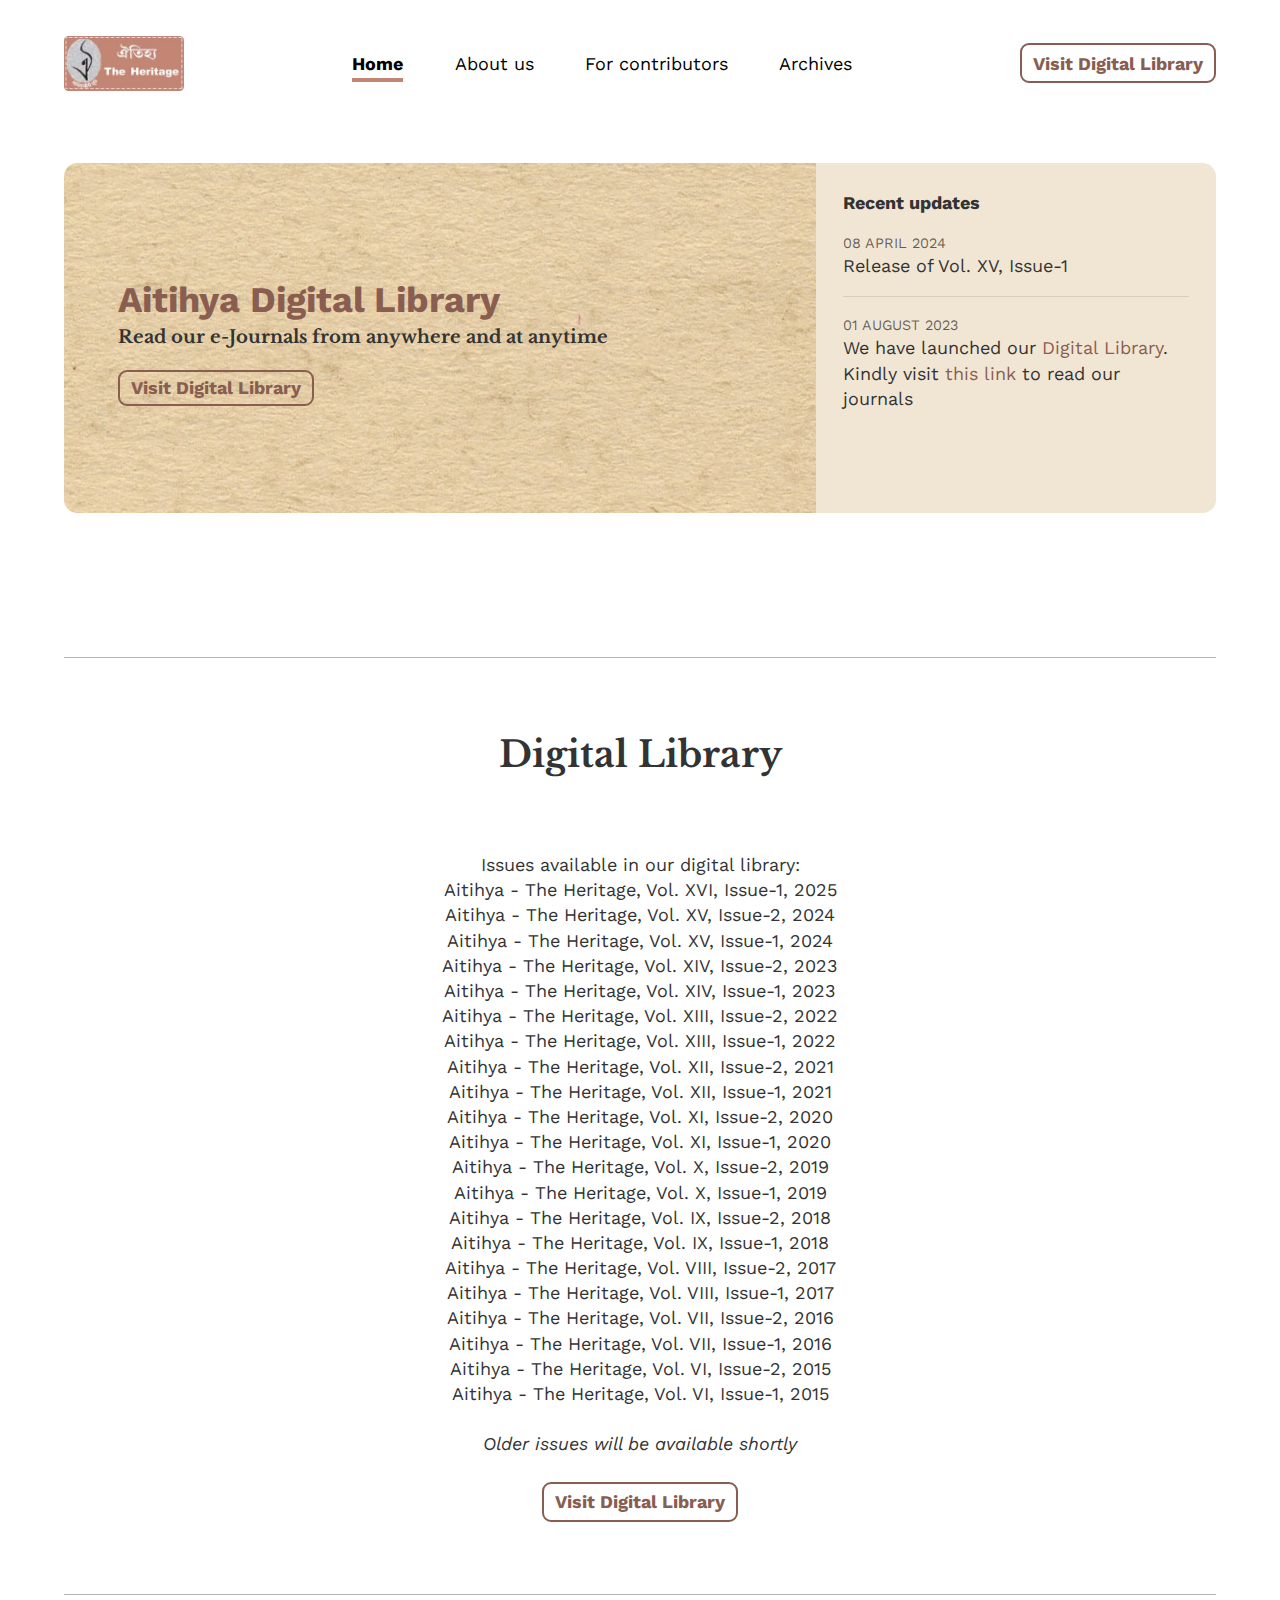
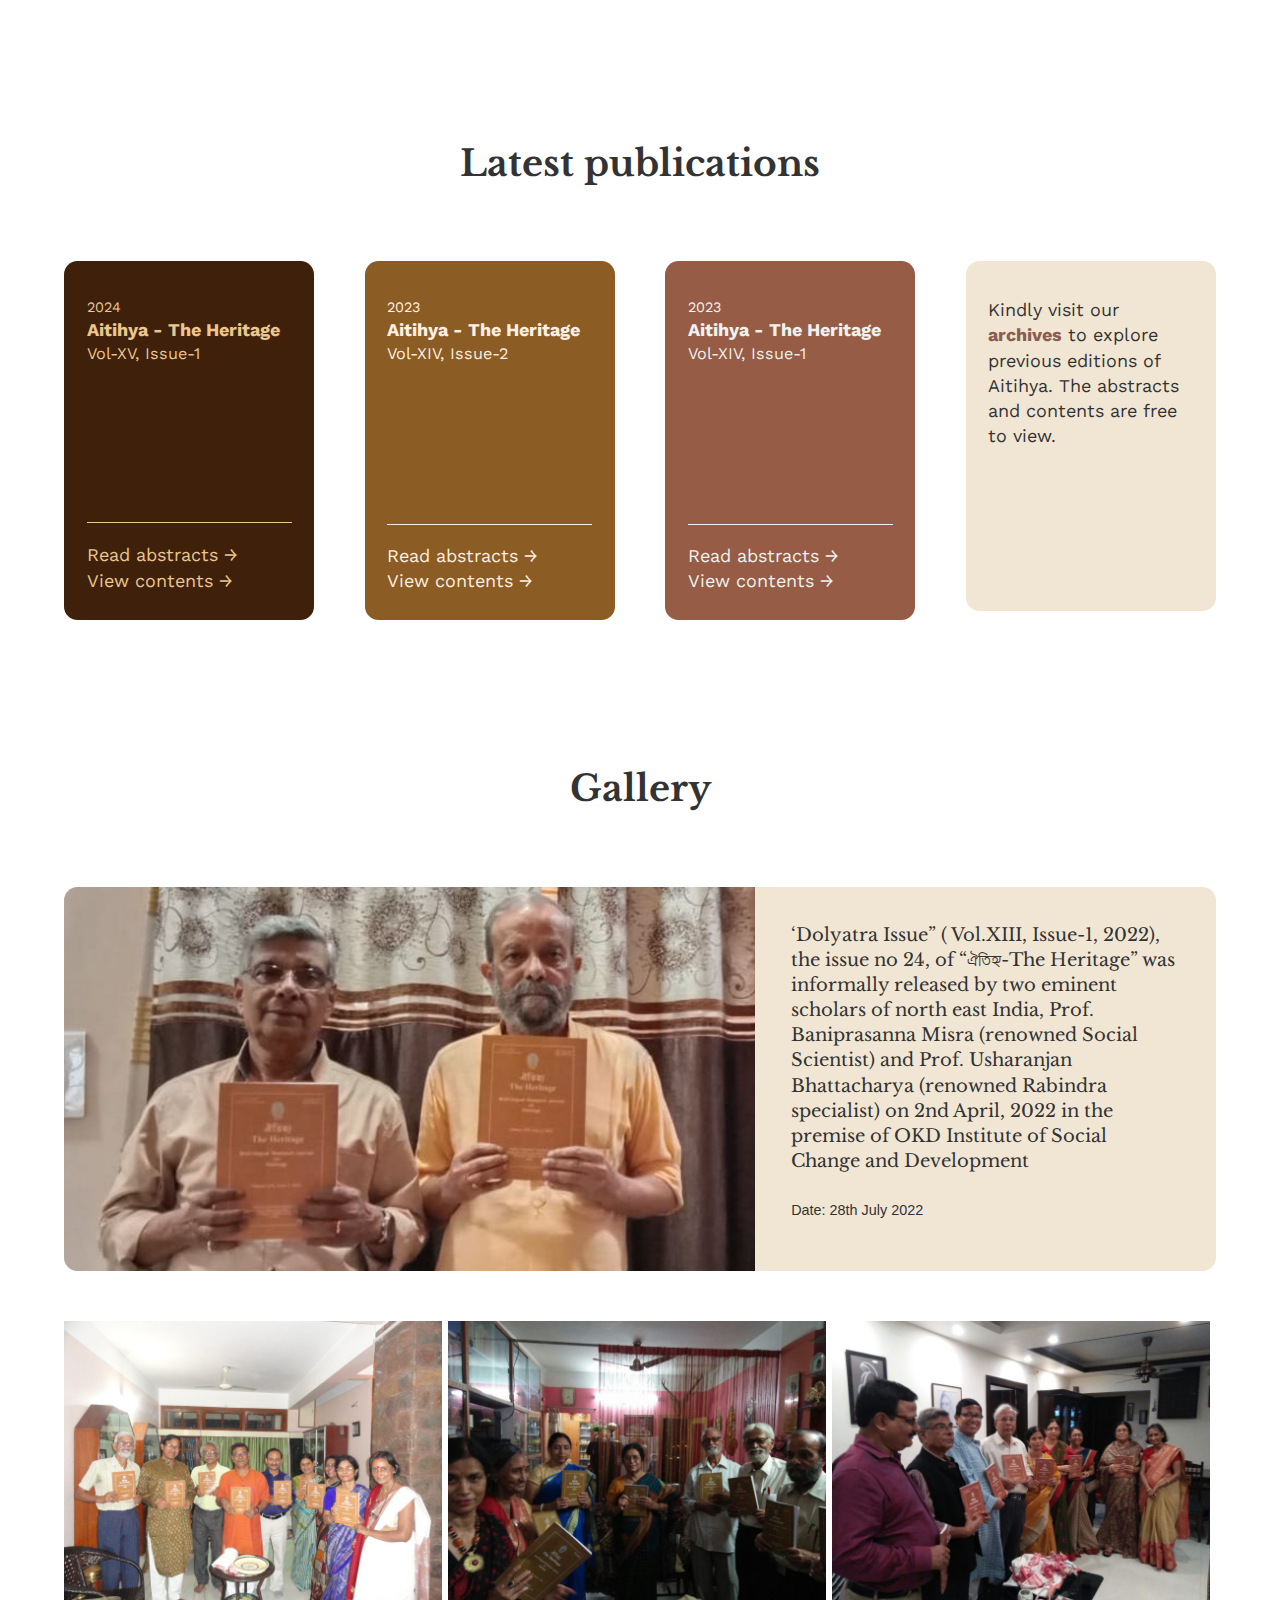
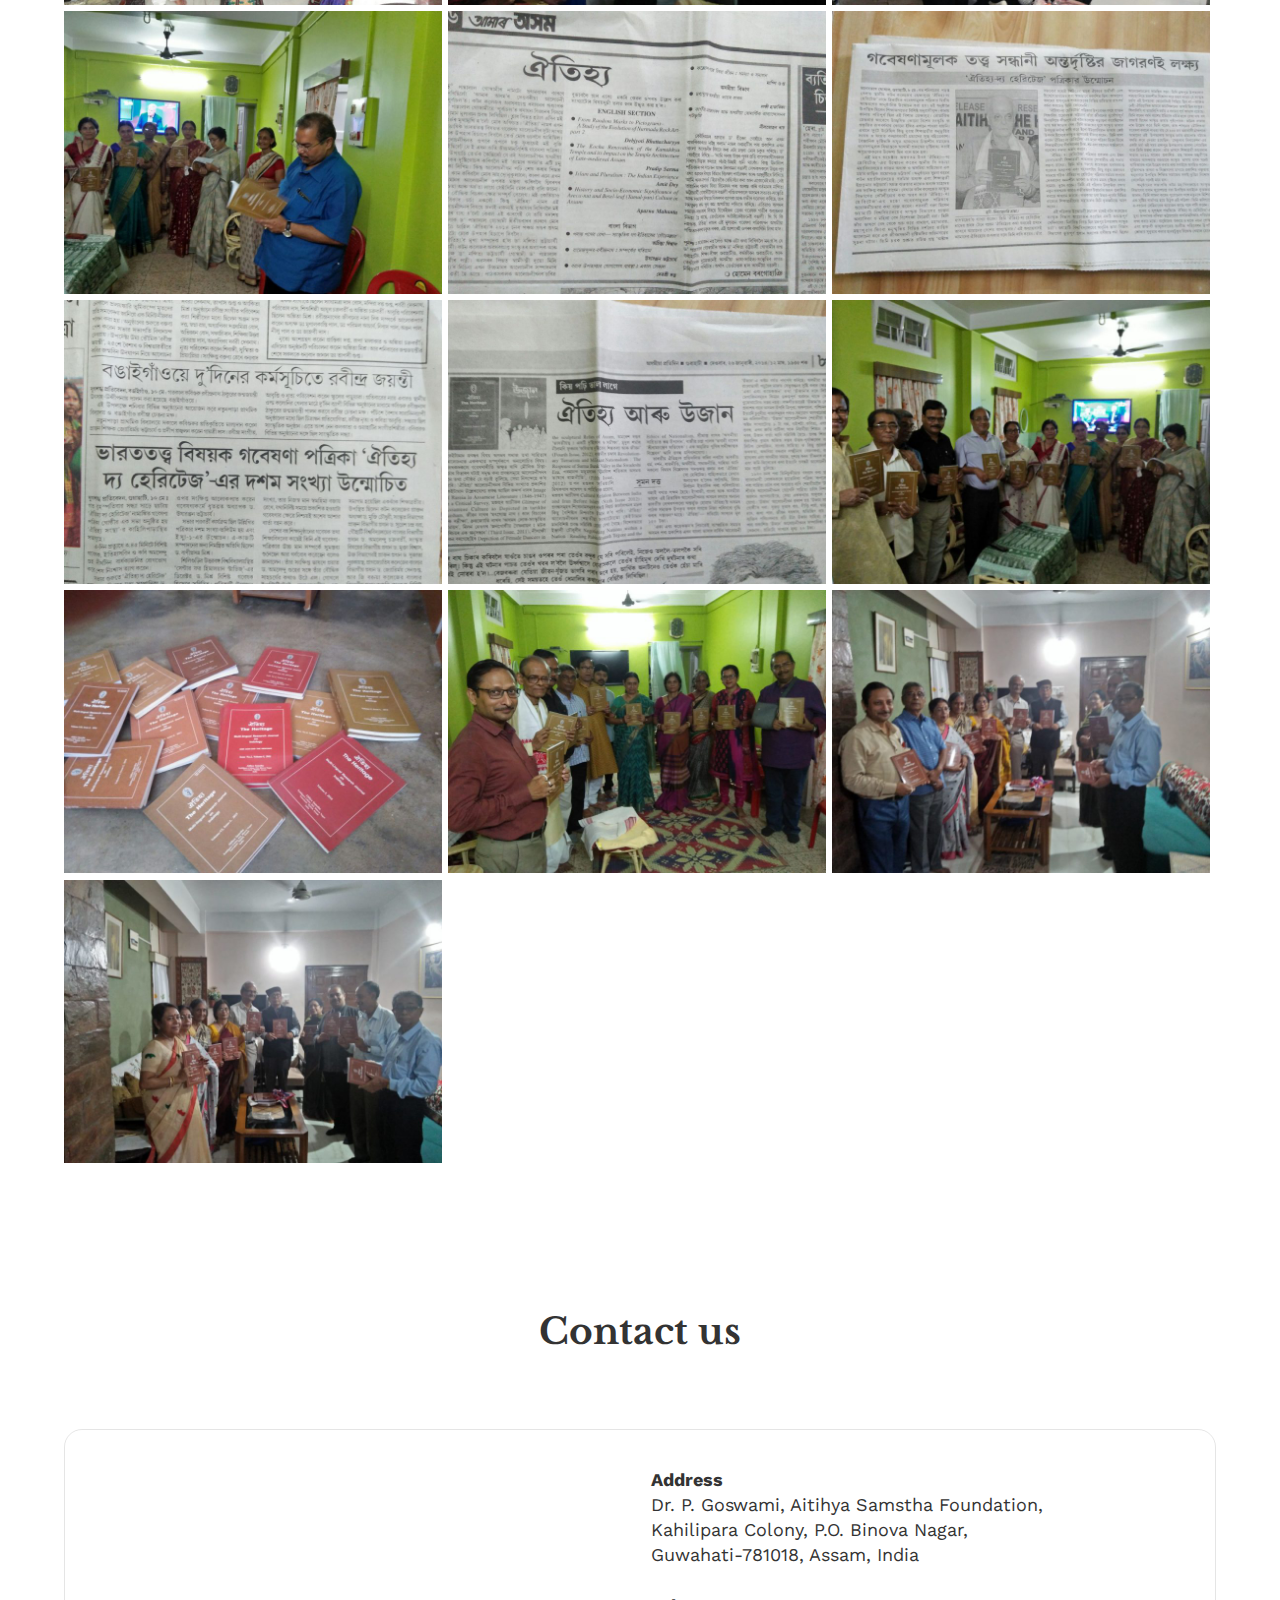
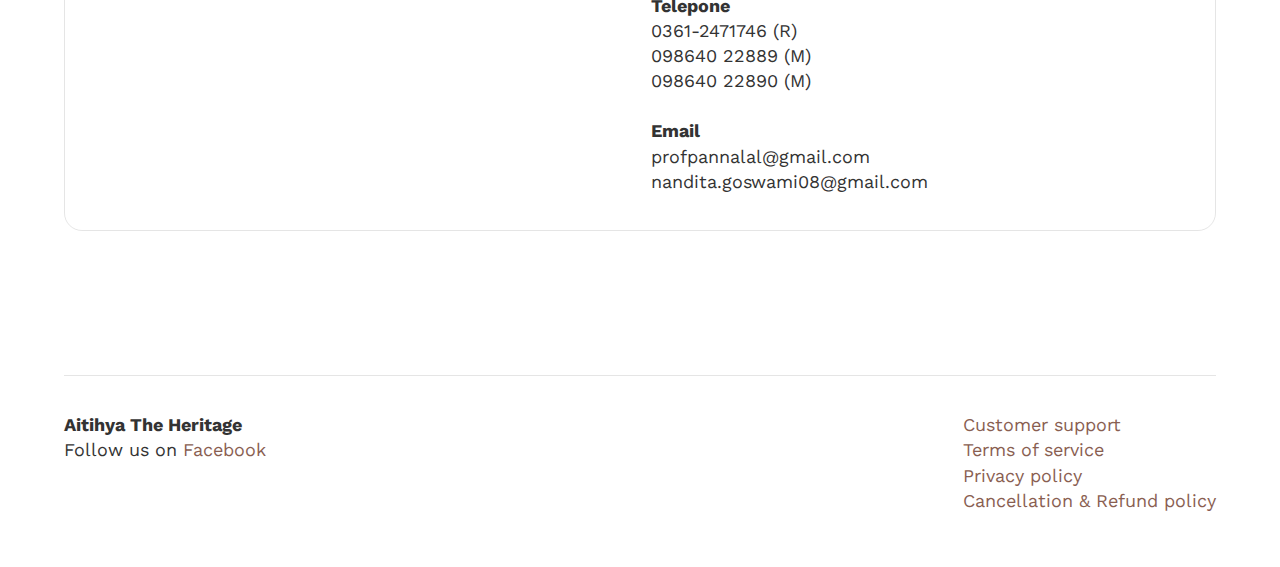
<file: index.html>
<html>
  <head>
    <title>Aitihya - The Heritage</title>
    <meta name="viewport" content="width=device-width, initial-scale=1.0" />
    <meta charset="UTF-8" />
    <link rel="stylesheet" href="assets/css/index.css" />
    <link rel="preconnect" href="https://fonts.googleapis.com" />
    <link rel="preconnect" href="https://fonts.gstatic.com" crossorigin />
    <link
      href="https://fonts.googleapis.com/css2?family=Libre+Baskerville&family=Work+Sans&display=swap"
      rel="stylesheet"
    />
  </head>
  <body>
    <div class="wrapper">
      <nav>
        <a href="/">
          <img class="logo" src="assets/img/logo.jpeg" alt="Aitihya logo" />
        </a>
        <ul class="hide-on-mobile">
          <li>
            <a class="active" href="/">Home</a>
          </li>
          <li><a href="about-us.html">About us</a></li>
          <li><a href="for-contributors.html">For contributors</a></li>
          <li><a href="archives.html">Archives</a></li>
        </ul>
        <a
          class="hide-on-mobile link-button"
          href="https://dl.aitihyatheheritage.in"
          >Visit Digital Library</a
        >
        <div class="hide-on-desktop">
          <div id="show-mobile-nav">
            <div class="hamburger-line"></div>
            <div class="hamburger-line"></div>
            <div class="hamburger-line"></div>
          </div>
          <div id="mobile-nav">
            <ul class="mobile-nav-list">
              <li>
                <a class="active" href="/">Home</a>
              </li>
              <li><a href="about-us.html">About us</a></li>
              <li><a href="for-contributors.html">For contributors</a></li>
              <li><a href="archives.html">Archives</a></li>
              <li>
                <a href="https://dl.aitihyatheheritage.in">Digital Library</a>
              </li>
              <li><a id="close-mobile-nav" href="#">x Close menu</a></li>
            </ul>
          </div>
        </div>
      </nav>
      <section id="hero-section">
        <div id="hero-section__text">
          <div>
            <h1>
              <a href="https://dl.aitihyatheheritage.in"
                >Aitihya Digital Library</a
              >
            </h1>
            <h4>
              Read our e-Journals from anywhere and at anytime <br /><br />
              <a class="link-button" href="https://dl.aitihyatheheritage.in"
                >Visit Digital Library</a
              >
            </h4>
          </div>
        </div>
        <div id="hero-section__updates">
          <p><strong>Recent updates</strong></p>
          <ul>
            <li>
              <p>
                <span>08 APRIL 2024</span><br />
                Release of Vol. XV, Issue-1
              </p>
            </li>
            <li>
              <p>
                <span>01 AUGUST 2023</span><br />
                We have launched our
                <a href="https://dl.aitihyatheheritage.in">Digital Library</a>.
                Kindly visit
                <a href="https://dl.aitihyatheheritage.in">this link</a> to read
                our journals
              </p>
            </li>
          </ul>
        </div>
      </section>
      <section id="dl-section">
        <h1>Digital Library</h1>
        <p>
          Issues available in our digital library:<br />
          <span> Aitihya - The Heritage, Vol. XVI, Issue-1, 2025 </span><br />
          <span> Aitihya - The Heritage, Vol. XV, Issue-2, 2024 </span><br />
          <span> Aitihya - The Heritage, Vol. XV, Issue-1, 2024 </span><br />
          <span> Aitihya - The Heritage, Vol. XIV, Issue-2, 2023 </span><br />
          <span> Aitihya - The Heritage, Vol. XIV, Issue-1, 2023 </span><br />
          <span> Aitihya - The Heritage, Vol. XIII, Issue-2, 2022 </span><br />
          <span> Aitihya - The Heritage, Vol. XIII, Issue-1, 2022 </span><br />
          <span> Aitihya - The Heritage, Vol. XII, Issue-2, 2021 </span><br />
          <span> Aitihya - The Heritage, Vol. XII, Issue-1, 2021 </span><br />
          <span> Aitihya - The Heritage, Vol. XI, Issue-2, 2020 </span><br />
          <span> Aitihya - The Heritage, Vol. XI, Issue-1, 2020 </span><br />
          <span> Aitihya - The Heritage, Vol. X, Issue-2, 2019 </span><br />
          <span> Aitihya - The Heritage, Vol. X, Issue-1, 2019 </span><br />
          <span> Aitihya - The Heritage, Vol. IX, Issue-2, 2018 </span><br />
          <span> Aitihya - The Heritage, Vol. IX, Issue-1, 2018 </span><br />
          <span> Aitihya - The Heritage, Vol. VIII, Issue-2, 2017 </span><br />
          <span> Aitihya - The Heritage, Vol. VIII, Issue-1, 2017 </span><br />
          <span> Aitihya - The Heritage, Vol. VII, Issue-2, 2016 </span><br />
          <span> Aitihya - The Heritage, Vol. VII, Issue-1, 2016 </span><br />
          <span> Aitihya - The Heritage, Vol. VI, Issue-2, 2015 </span><br />
          <span> Aitihya - The Heritage, Vol. VI, Issue-1, 2015 </span>
          <span></span>
        </p>

        <br />
        <p><em>Older issues will be available shortly</em></p>
        <br />
        <div class="row-centered">
          <a class="link-button" href="https://dl.aitihyatheheritage.in"
            >Visit Digital Library</a
          >
        </div>
      </section>
      <section id="publication-section">
        <h1>Latest publications</h1>
        <div class="row">
          <div class="publication-container xiii-2">
            <div class="publication-img">
              <div>
                <p class="publication-img__year">2024</p>
                <p class="publication-img__title">Aitihya - The Heritage</p>
                <p class="publication-img__issue">Vol-XV, Issue-1</p>
              </div>
              <div
                class="publication-img__links publication-img__links__xiii-2"
              >
                <a
                  target="_blank"
                  class="xiii-2 publication-img__links-1"
                  href="https://drive.google.com/file/d/1ADpPl3pw_yM3DsE4kpKmPU8_mDY-1huh/view?usp=sharing"
                  >Read abstracts →</a
                ><br />
                <a
                  target="_blank"
                  class="xiii-2"
                  href="https://drive.google.com/file/d/1W6hAzkX8IG7SLNyKHJPuT9zNo0T5mr6g/view?usp=sharing"
                  >View contents →</a
                >
              </div>
            </div>
          </div>

          <div class="publication-container xiii-1">
            <div class="publication-img">
              <div>
                <p class="publication-img__year">2023</p>
                <p class="publication-img__title">Aitihya - The Heritage</p>
                <p class="publication-img__issue">Vol-XIV, Issue-2</p>
              </div>
              <div
                class="publication-img__links publication-img__links__xiii-1"
              >
                <a
                  target="_blank"
                  class="xiii-1"
                  href="https://drive.google.com/file/d/1Z_uTKnm2_uLfPZ1770uzh-9qgIfdl7zQ/view?usp=sharing"
                  >Read abstracts →</a
                ><br />
                <a
                  target="_blank"
                  class="xiii-1"
                  href="https://drive.google.com/file/d/1M5rcs2XaLjm1f6y9121KUJx33Hso_j5U/view?usp=sharing"
                  >View contents →</a
                >
              </div>
            </div>
          </div>

          <div class="publication-container xii-2">
            <div class="publication-img">
              <div>
                <p class="publication-img__year">2023</p>
                <p class="publication-img__title">Aitihya - The Heritage</p>
                <p class="publication-img__issue">Vol-XIV, Issue-1</p>
              </div>
              <div class="publication-img__links publication-img__links__xii-2">
                <a
                  target="_blank"
                  class="xii-2"
                  href="https://drive.google.com/file/d/127AL6mY3NaHzyksCi7OOhYPSZ9Vl9g_S/view?usp=share_link"
                  >Read abstracts →</a
                ><br />
                <a
                  target="_blank"
                  class="xii-2"
                  href="https://drive.google.com/file/d/1ggJFJ5To6F1kkv8_DpKTzpSXrIDVLxcG/view?usp=share_link"
                  >View contents →</a
                >
              </div>
            </div>
          </div>

          <div class="publication-container">
            <div class="publication-img publication-text">
              <div>
                <p>
                  Kindly visit our
                  <strong
                    ><a target="_blank" href="archives.html"
                      >archives</a
                    ></strong
                  >
                  to explore previous editions of Aitihya. The abstracts and
                  contents are free to view.
                </p>
              </div>
            </div>
          </div>
        </div>
      </section>
      <section>
        <h1>Gallery</h1>
        <div class="banner">
          <img class="banner-image" src="assets/img/gallery/banner.png" />
          <p class="banner-caption">
            ‘Dolyatra Issue” ( Vol.XIII, Issue-1, 2022), the issue no 24, of
            “ঐতিহ্য-The Heritage” was informally released by two eminent
            scholars of north east India, Prof. Baniprasanna Misra (renowned
            Social Scientist) and Prof. Usharanjan Bhattacharya (renowned
            Rabindra specialist) on 2nd April, 2022 in the premise of OKD
            Institute of Social Change and Development
            <br />
            <br />
            <span class="text-small">Date: 28th July 2022</span>
          </p>
        </div>
        <br />
        <br />
        <a data-fslightbox="first-lightbox" href="assets/img/gallery/img-1.jpeg"
          ><img class="gallery-image" src="assets/img/gallery/img-1.jpeg"
        /></a>
        <a data-fslightbox="first-lightbox" href="assets/img/gallery/img-2.jpeg"
          ><img class="gallery-image" src="assets/img/gallery/img-2.jpeg"
        /></a>
        <a data-fslightbox="first-lightbox" href="assets/img/gallery/img-3.jpeg"
          ><img class="gallery-image" src="assets/img/gallery/img-3.jpeg"
        /></a>
        <a data-fslightbox="first-lightbox" href="assets/img/gallery/img-4.jpeg"
          ><img class="gallery-image" src="assets/img/gallery/img-4.jpeg"
        /></a>
        <a data-fslightbox="first-lightbox" href="assets/img/gallery/img-5.jpeg"
          ><img class="gallery-image" src="assets/img/gallery/img-5.jpeg"
        /></a>
        <a data-fslightbox="first-lightbox" href="assets/img/gallery/img-6.jpeg"
          ><img class="gallery-image" src="assets/img/gallery/img-6.jpeg"
        /></a>
        <a data-fslightbox="first-lightbox" href="assets/img/gallery/img-7.jpeg"
          ><img class="gallery-image" src="assets/img/gallery/img-7.jpeg"
        /></a>
        <a data-fslightbox="first-lightbox" href="assets/img/gallery/img-8.jpeg"
          ><img class="gallery-image" src="assets/img/gallery/img-8.jpeg"
        /></a>
        <a data-fslightbox="first-lightbox" href="assets/img/gallery/img-9.jpeg"
          ><img class="gallery-image" src="assets/img/gallery/img-9.jpeg"
        /></a>
        <a
          data-fslightbox="first-lightbox"
          href="assets/img/gallery/img-10.jpeg"
          ><img class="gallery-image" src="assets/img/gallery/img-10.jpeg"
        /></a>
        <a
          data-fslightbox="first-lightbox"
          href="assets/img/gallery/img-11.jpeg"
          ><img class="gallery-image" src="assets/img/gallery/img-11.jpeg"
        /></a>
        <a
          data-fslightbox="first-lightbox"
          href="assets/img/gallery/img-12.jpeg"
          ><img class="gallery-image" src="assets/img/gallery/img-12.jpeg"
        /></a>
        <a
          data-fslightbox="first-lightbox"
          href="assets/img/gallery/img-13.jpeg"
          ><img class="gallery-image" src="assets/img/gallery/img-13.jpeg"
        /></a>
      </section>
      <section>
        <h1>Contact us</h1>
        <div id="contact-us">
          <div id="contact-us__map">
            <iframe
              src="https://www.google.com/maps/embed?pb=!1m14!1m8!1m3!1d229330.9643013541!2d91.77589044084473!3d26.089244249116966!3m2!1i1024!2i768!4f13.1!3m3!1m2!1s0x0%3A0xeaebd53012f55b66!2sAitihya%20The%20Heritage!5e0!3m2!1sen!2sin!4v1662379226949!5m2!1sen!2sin"
              width="550"
              height="400"
              style="border: 0"
              allowfullscreen=""
              loading="lazy"
              referrerpolicy="no-referrer-when-downgrade"
            ></iframe>
          </div>
          <div id="contact-us__details">
            <div>
              <p>
                <strong>Address</strong><br />Dr. P. Goswami, Aitihya Samstha
                Foundation,<br />Kahilipara Colony, P.O. Binova Nagar,
                <br />Guwahati-781018, Assam, India
              </p>
              <br />
              <p>
                <strong>Telepone</strong><br />0361-2471746 (R)<br />
                098640 22889 (M)<br />
                098640 22890 (M)
              </p>
              <br />
              <p>
                <strong>Email</strong><br />profpannalal@gmail.com<br />
                nandita.goswami08@gmail.com
              </p>
            </div>
          </div>
        </div>
      </section>
      <footer>
        <div>
          <p><strong>Aitihya The Heritage</strong></p>
          <p>
            Follow us on
            <a
              href="https://www.facebook.com/Aitihya-The-Heritage-124996170916716"
              target="_blank"
              >Facebook</a
            >
          </p>
        </div>
        <div class="support-link-container">
          <a href="customer-support.html">Customer support</a>
          <br />
          <a href="terms-of-service.html">Terms of service</a>
          <br />
          <a href="privacy-policy.html">Privacy policy</a>
          <br />
          <a href="cancellation-refund-policy.html"
            >Cancellation & Refund policy</a
          >
        </div>
      </footer>
    </div>
    <script src="assets/js/fslightbox.js"></script>
    <script type="text/javascript" src="assets/js/index.js"></script>
  </body>
</html>
</file>
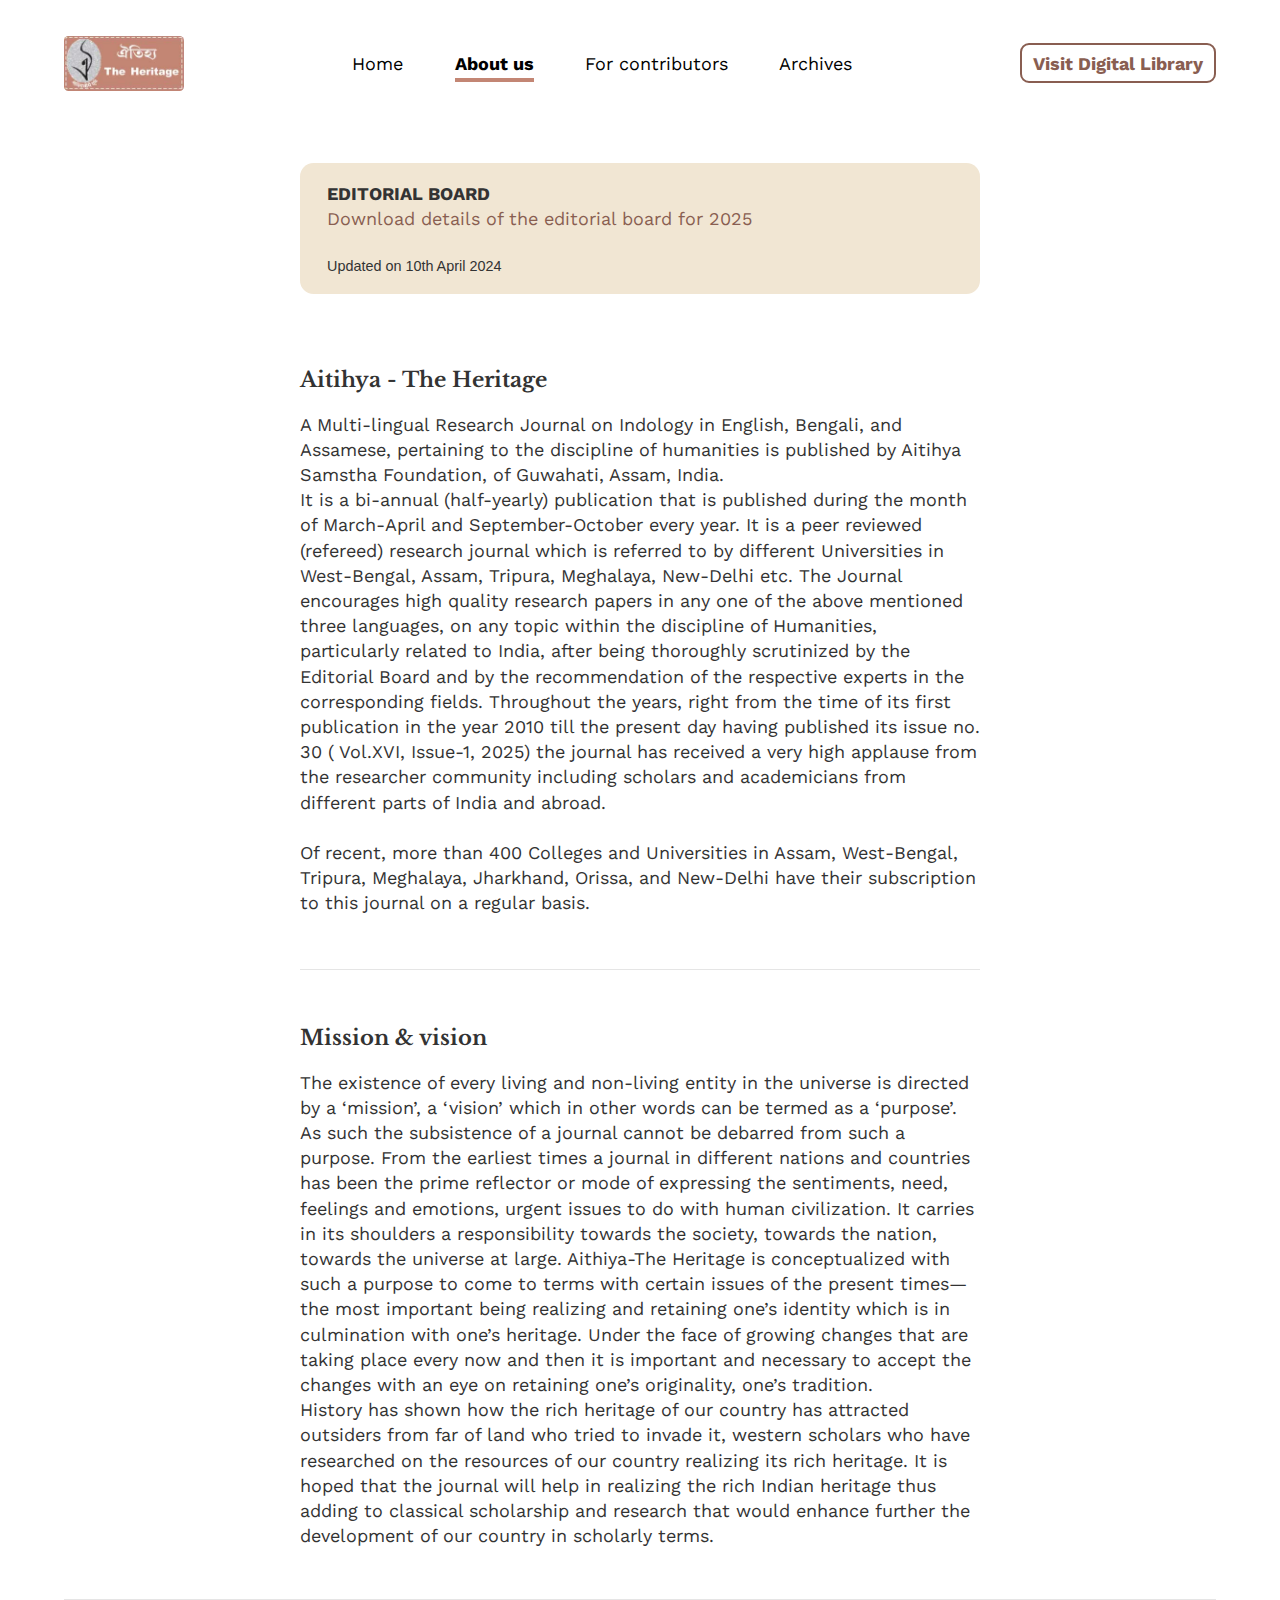
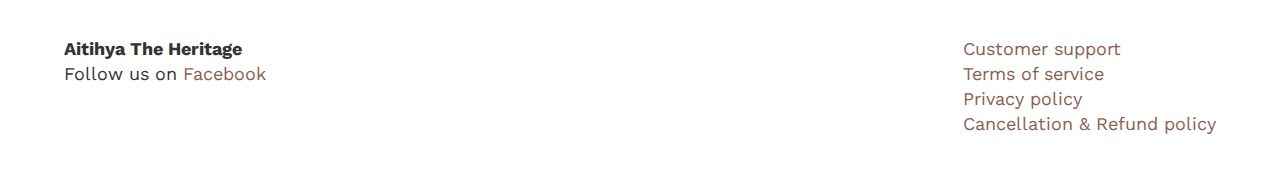
<file: about-us.html>
<html>
  <head>
    <title>Aitihya - The Heritage</title>
    <meta name="viewport" content="width=device-width, initial-scale=1.0" />
    <meta charset="UTF-8" />
    <link rel="stylesheet" href="assets/css/index.css" />
    <link rel="preconnect" href="https://fonts.googleapis.com" />
    <link rel="preconnect" href="https://fonts.gstatic.com" crossorigin />
    <link
      href="https://fonts.googleapis.com/css2?family=Libre+Baskerville&family=Work+Sans&display=swap"
      rel="stylesheet"
    />
  </head>
  <body>
    <div class="wrapper">
      <nav>
        <a href="/">
          <img class="logo" src="assets/img/logo.jpeg" alt="Aitihya logo" />
        </a>
        <ul class="hide-on-mobile">
          <li>
            <a href="/">Home</a>
          </li>
          <li><a class="active" href="about-us.html">About us</a></li>
          <li><a href="for-contributors.html">For contributors</a></li>
          <li><a href="archives.html">Archives</a></li>
        </ul>
        <a
          class="hide-on-mobile link-button"
          href="https://dl.aitihyatheheritage.in"
          >Visit Digital Library</a
        >
        <div class="hide-on-desktop">
          <div id="show-mobile-nav">
            <div class="hamburger-line"></div>
            <div class="hamburger-line"></div>
            <div class="hamburger-line"></div>
          </div>
          <div id="mobile-nav">
            <ul class="mobile-nav-list">
              <li>
                <a href="/">Home</a>
              </li>
              <li><a class="active" href="about-us.html">About us</a></li>
              <li><a href="for-contributors.html">For contributors</a></li>
              <li><a href="archives.html">Archives</a></li>
              <li>
                <a href="https://dl.aitihyatheheritage.in">Digital Library</a>
              </li>
              <li><a id="close-mobile-nav" href="#">x Close menu</a></li>
            </ul>
          </div>
        </div>
      </nav>
      <section class="text-section">
        <div class="simple-banner">
          <p><strong>EDITORIAL BOARD</strong></p>
          <a
            target="_blank"
            href="https://drive.google.com/file/d/1LiqrmqNuL0bslB9_YCD-umSSzxwEeiS2/view?usp=sharing"
            >Download details of the editorial board for 2025</a
          >
          <br />
          <br />
          <p class="text-small">Updated on 10th April 2024</p>
        </div>
        <h3>Aitihya - The Heritage</h3>
        <p>
          A Multi-lingual Research Journal on Indology in English, Bengali, and
          Assamese, pertaining to the discipline of humanities is published by
          Aitihya Samstha Foundation, of Guwahati, Assam, India.
        </p>
        <p>
          It is a bi-annual (half-yearly) publication that is published during
          the month of March-April and September-October every year. It is a
          peer reviewed (refereed) research journal which is referred to by
          different Universities in West-Bengal, Assam, Tripura, Meghalaya,
          New-Delhi etc. The Journal encourages high quality research papers in
          any one of the above mentioned three languages, on any topic within
          the discipline of Humanities, particularly related to India, after
          being thoroughly scrutinized by the Editorial Board and by the
          recommendation of the respective experts in the corresponding fields.
          Throughout the years, right from the time of its first publication in
          the year 2010 till the present day having published its issue no. 30 (
          Vol.XVI, Issue-1, 2025) the journal has received a very high applause
          from the researcher community including scholars and academicians from
          different parts of India and abroad.
        </p>
        <br />
        <p>
          Of recent, more than 400 Colleges and Universities in Assam,
          West-Bengal, Tripura, Meghalaya, Jharkhand, Orissa, and New-Delhi have
          their subscription to this journal on a regular basis.
        </p>
        <div class="seperator"></div>
        <h3>Mission & vision</h3>
        <p>
          The existence of every living and non-living entity in the universe is
          directed by a ‘mission’, a ‘vision’ which in other words can be termed
          as a ‘purpose’. As such the subsistence of a journal cannot be
          debarred from such a purpose. From the earliest times a journal in
          different nations and countries has been the prime reflector or mode
          of expressing the sentiments, need, feelings and emotions, urgent
          issues to do with human civilization. It carries in its shoulders a
          responsibility towards the society, towards the nation, towards the
          universe at large. Aithiya-The Heritage is conceptualized with such a
          purpose to come to terms with certain issues of the present times—the
          most important being realizing and retaining one’s identity which is
          in culmination with one’s heritage. Under the face of growing changes
          that are taking place every now and then it is important and necessary
          to accept the changes with an eye on retaining one’s originality,
          one’s tradition.
        </p>
        <p>
          History has shown how the rich heritage of our country has attracted
          outsiders from far of land who tried to invade it, western scholars
          who have researched on the resources of our country realizing its rich
          heritage. It is hoped that the journal will help in realizing the rich
          Indian heritage thus adding to classical scholarship and research that
          would enhance further the development of our country in scholarly
          terms.
        </p>
      </section>
      <br />
      <br />
      <footer>
        <div>
          <p><strong>Aitihya The Heritage</strong></p>
          <p>
            Follow us on
            <a
              href="https://www.facebook.com/Aitihya-The-Heritage-124996170916716"
              target="_blank"
              >Facebook</a
            >
          </p>
        </div>
        <div class="support-link-container">
          <a href="customer-support.html">Customer support</a>
          <br />
          <a href="terms-of-service.html">Terms of service</a>
          <br />
          <a href="privacy-policy.html">Privacy policy</a>
          <br />
          <a href="cancellation-refund-policy.html"
            >Cancellation & Refund policy</a
          >
        </div>
      </footer>
    </div>
    <script type="text/javascript" src="assets/js/index.js"></script>
  </body>
</html>
</file>
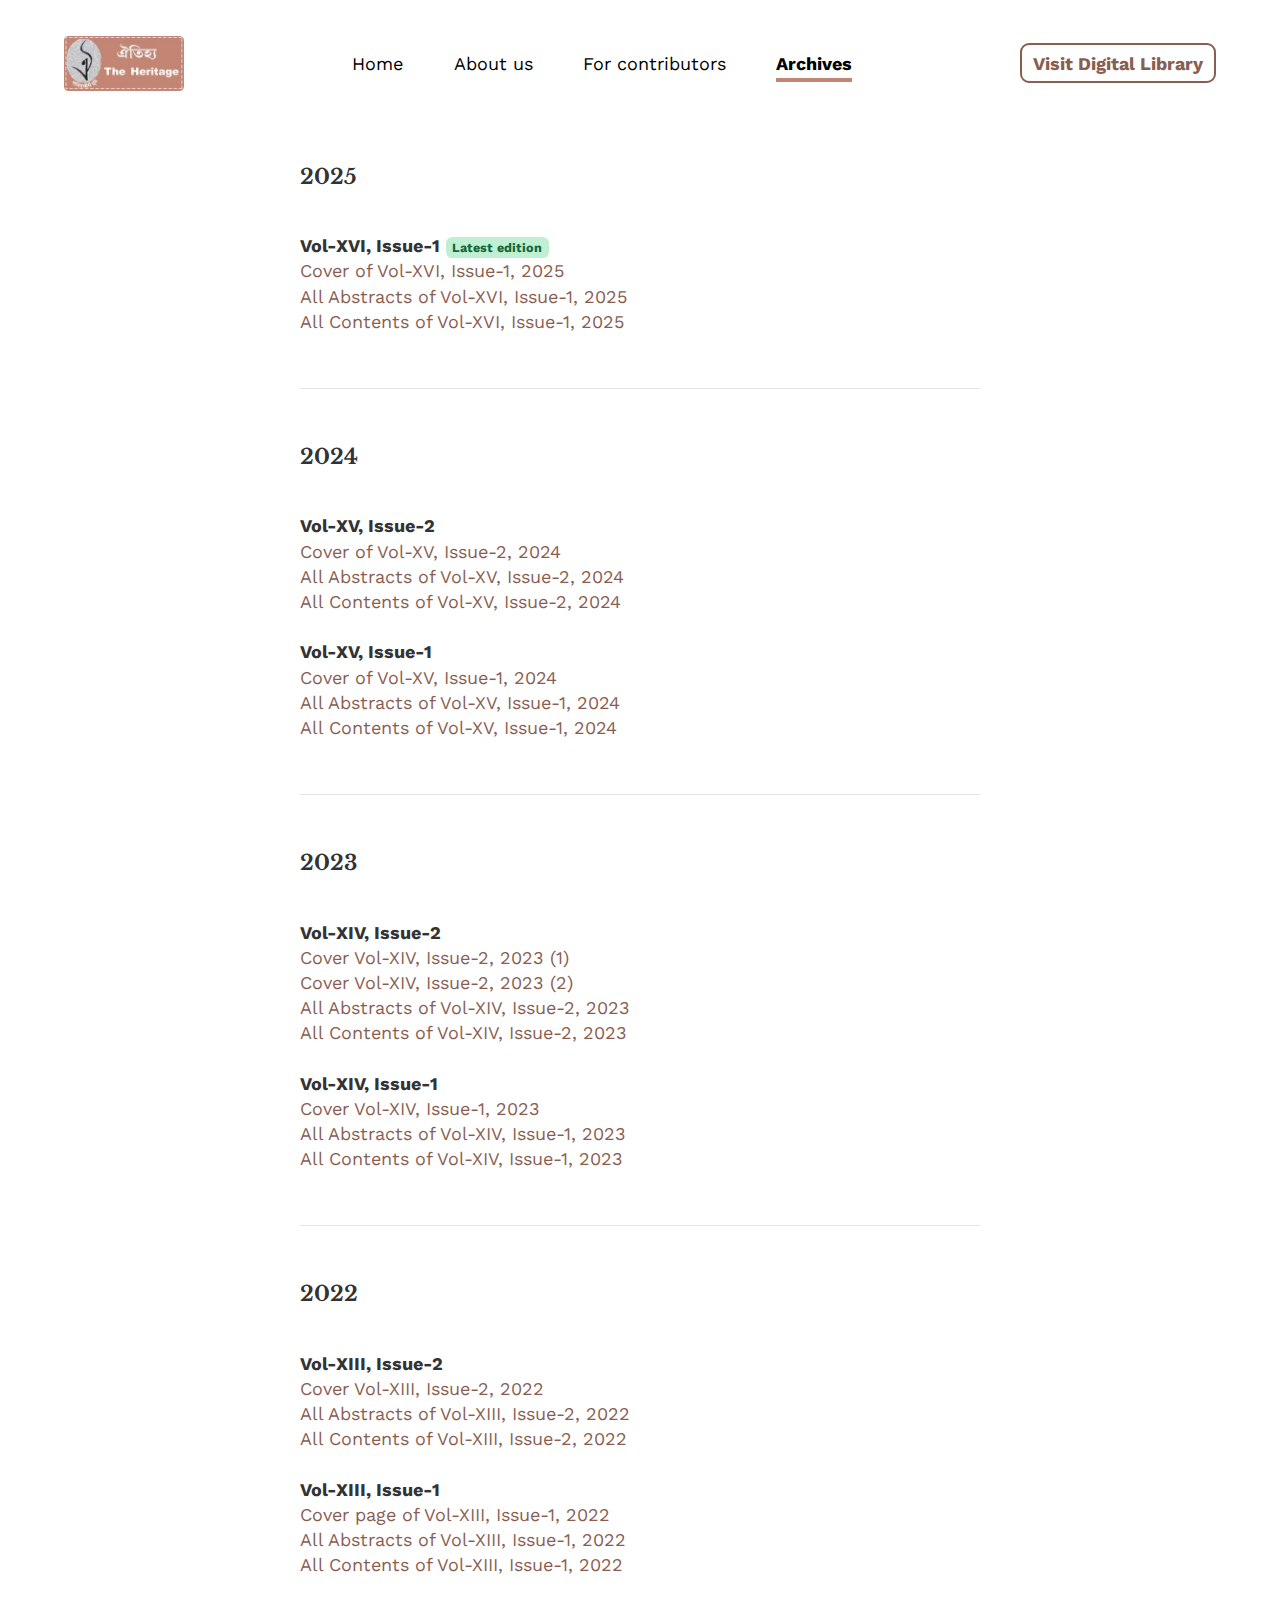
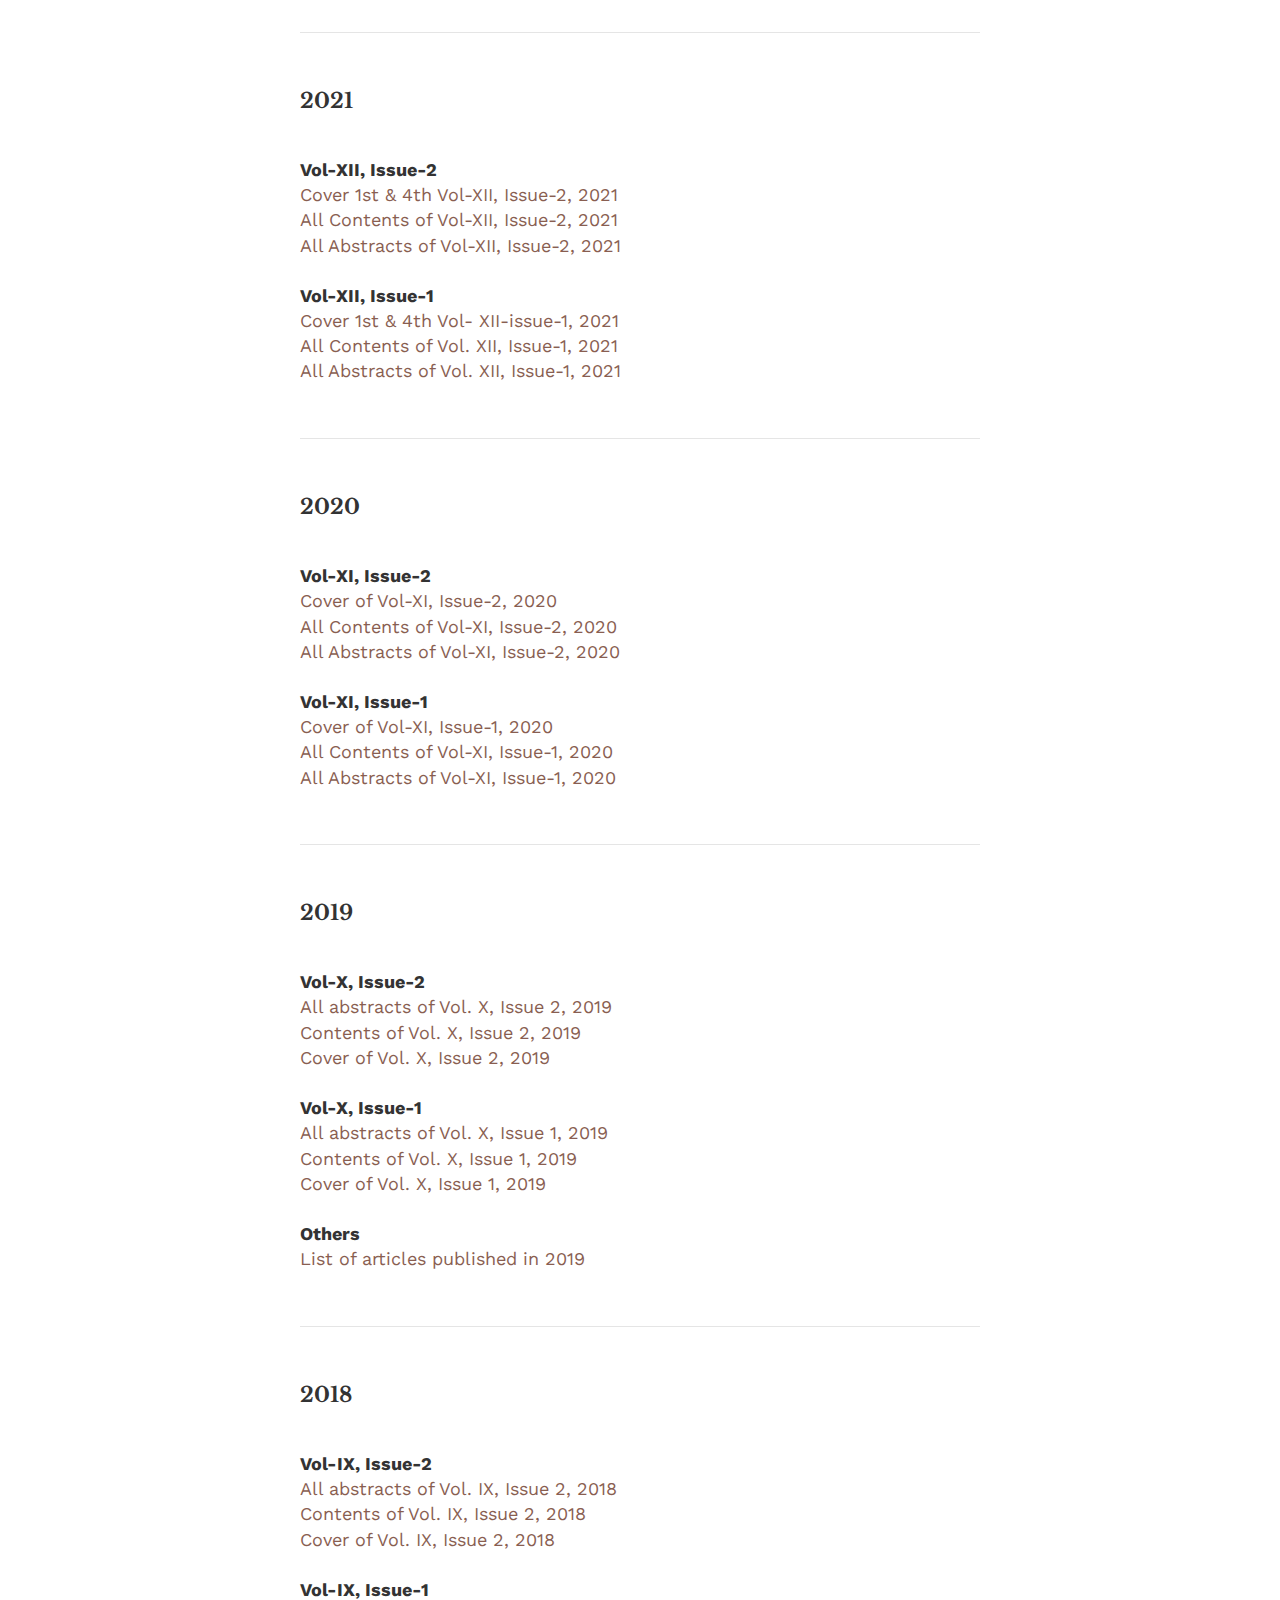
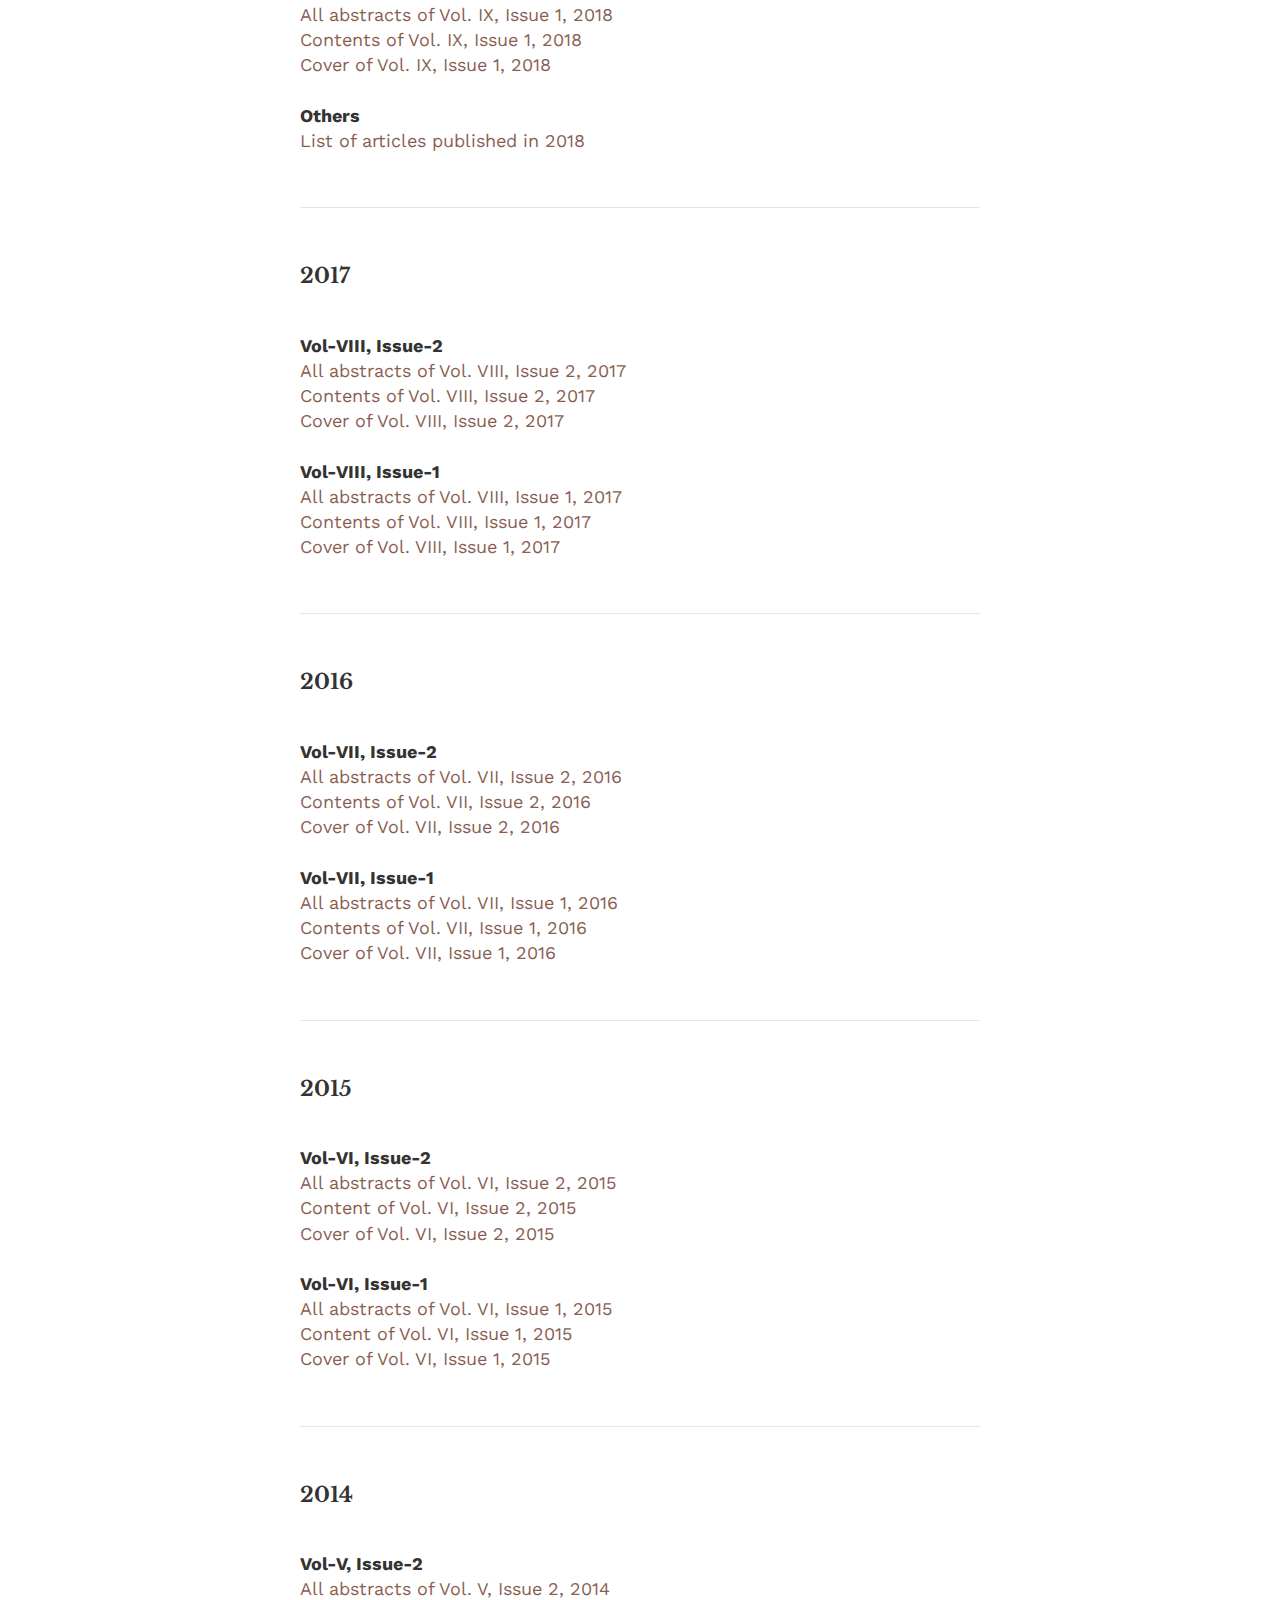
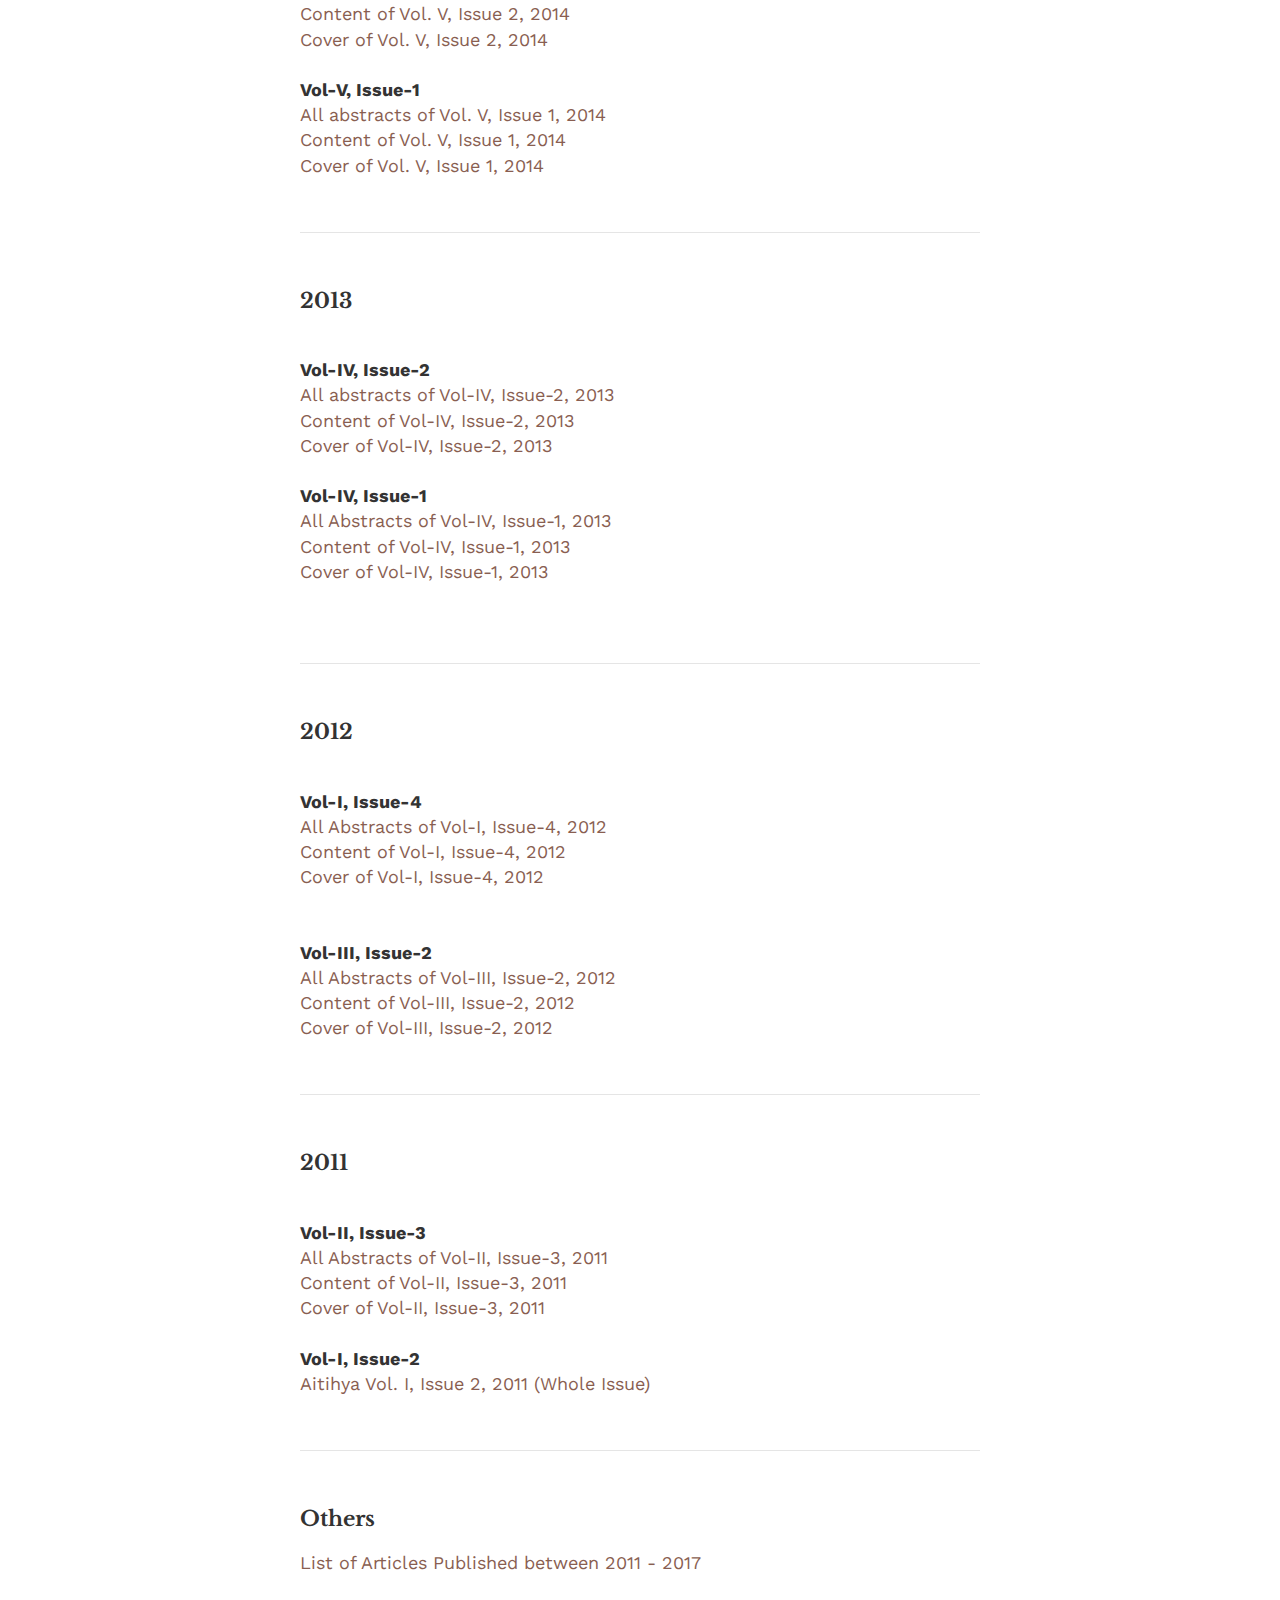
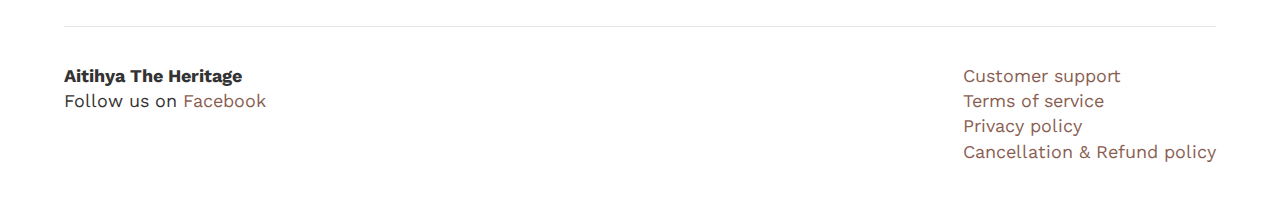
<file: archives.html>
<html>
  <head>
    <title>Aitihya - The Heritage</title>
    <meta name="viewport" content="width=device-width, initial-scale=1.0" />
    <meta charset="UTF-8" />
    <link rel="stylesheet" href="assets/css/index.css" />
    <link rel="preconnect" href="https://fonts.googleapis.com" />
    <link rel="preconnect" href="https://fonts.gstatic.com" crossorigin />
    <link
      href="https://fonts.googleapis.com/css2?family=Libre+Baskerville&family=Work+Sans&display=swap"
      rel="stylesheet"
    />
  </head>
  <body>
    <div class="wrapper">
      <nav>
        <a href="/">
          <img class="logo" src="assets/img/logo.jpeg" alt="Aitihya logo" />
        </a>
        <ul class="hide-on-mobile">
          <li>
            <a href="/">Home</a>
          </li>
          <li><a href="about-us.html">About us</a></li>
          <li><a href="for-contributors.html">For contributors</a></li>
          <li><a class="active" href="archives.html">Archives</a></li>
        </ul>
        <a
          class="hide-on-mobile link-button"
          href="https://dl.aitihyatheheritage.in"
          >Visit Digital Library</a
        >
        <div class="hide-on-desktop">
          <div id="show-mobile-nav">
            <div class="hamburger-line"></div>
            <div class="hamburger-line"></div>
            <div class="hamburger-line"></div>
          </div>
          <div id="mobile-nav">
            <ul class="mobile-nav-list">
              <li>
                <a href="/">Home</a>
              </li>
              <li><a href="about-us.html">About us</a></li>
              <li><a href="for-contributors.html">For contributors</a></li>
              <li><a class="active" href="archives.html">Archives</a></li>
              <li>
                <a href="https://dl.aitihyatheheritage.in">Digital Library</a>
              </li>
              <li><a id="close-mobile-nav" href="#">x Close menu</a></li>
            </ul>
          </div>
        </div>
      </nav>
      <section class="text-section">
        <h3>2025</h3>
        <br />
        <p>
          <strong>Vol-XVI, Issue-1</strong>&nbsp;<span class="green-highlight"
            >Latest edition</span
          >
        </p>
        <a
          href="https://drive.google.com/file/d/1RVq8wjlXG8ybjoy1NQivP27mEGsmr3g6/view?usp=sharing"
          target="_blank"
          >Cover of Vol-XVI, Issue-1, 2025</a
        ><br />
        <a
          href="https://drive.google.com/file/d/1w_FKLMmMN_3TikiSG9_AEpLTPDT9JHx3/view?usp=sharing"
          target="_blank"
          >All Abstracts of Vol-XVI, Issue-1, 2025</a
        ><br />
        <a
          href="https://drive.google.com/file/d/17fMBH7_LqvGaGrS2V7CtBPgbSQAoE1q5/view?usp=sharing"
          target="_blank"
          >All Contents of Vol-XVI, Issue-1, 2025</a
        >
        <div class="seperator"></div>
        <h3>2024</h3>
        <br />
        <p>
          <strong>Vol-XV, Issue-2</strong>
        </p>
        <a
          href="https://drive.google.com/file/d/1Dpg30IIptQkxmXLXKxNxM8qMN7DB5aEF/view"
          target="_blank"
          >Cover of Vol-XV, Issue-2, 2024</a
        ><br />
        <a
          href="https://drive.google.com/file/d/1i8qMYFrGXGvqnph_RZxqr6Lf4JSr2PC4/view"
          target="_blank"
          >All Abstracts of Vol-XV, Issue-2, 2024</a
        ><br />
        <a
          href="https://drive.google.com/file/d/1RPjrN7Whc8TePmIIaLSlFO5Dn33pKPhS/view"
          target="_blank"
          >All Contents of Vol-XV, Issue-2, 2024</a
        >
        <br />
        <br />
        <p>
          <strong>Vol-XV, Issue-1</strong>
        </p>
        <a
          href="https://drive.google.com/file/d/1Sou66C1RRVtJxOZtbQ84kM0x_HgriV3C/view?usp=sharing"
          target="_blank"
          >Cover of Vol-XV, Issue-1, 2024</a
        ><br />
        <a
          href="https://drive.google.com/file/d/1ADpPl3pw_yM3DsE4kpKmPU8_mDY-1huh/view?usp=sharing"
          target="_blank"
          >All Abstracts of Vol-XV, Issue-1, 2024</a
        ><br />
        <a
          href="https://drive.google.com/file/d/1W6hAzkX8IG7SLNyKHJPuT9zNo0T5mr6g/view?usp=sharing"
          target="_blank"
          >All Contents of Vol-XV, Issue-1, 2024</a
        >
        <div class="seperator"></div>

        <h3>2023</h3>
        <br />
        <p>
          <strong>Vol-XIV, Issue-2</strong>
        </p>
        <a
          href="https://drive.google.com/file/d/1t1FVexcMA8tYOLgRNBeBu6M7_wkQKBLr/view?usp=sharing"
          target="_blank"
          >Cover Vol-XIV, Issue-2, 2023 (1)</a
        ><br />
        <a
          href="https://drive.google.com/file/d/1GzWXhpW-Vdl3l3d6L1dFWED_RC6ZKTUo/view?usp=sharing"
          target="_blank"
          >Cover Vol-XIV, Issue-2, 2023 (2)</a
        ><br />
        <a
          href="https://drive.google.com/file/d/1Z_uTKnm2_uLfPZ1770uzh-9qgIfdl7zQ/view?usp=sharing"
          target="_blank"
          >All Abstracts of Vol-XIV, Issue-2, 2023</a
        ><br />
        <a
          href="https://drive.google.com/file/d/1M5rcs2XaLjm1f6y9121KUJx33Hso_j5U/view?usp=sharing"
          target="_blank"
          >All Contents of Vol-XIV, Issue-2, 2023</a
        >
        <br />
        <br />
        <p>
          <strong>Vol-XIV, Issue-1</strong>
        </p>
        <a
          href="https://drive.google.com/file/d/1sR_jhft6SIYI-xbsE-MsvLyOM249HQB6/view?usp=share_link"
          target="_blank"
          >Cover Vol-XIV, Issue-1, 2023</a
        ><br />
        <a
          href="https://drive.google.com/file/d/127AL6mY3NaHzyksCi7OOhYPSZ9Vl9g_S/view?usp=share_link"
          target="_blank"
          >All Abstracts of Vol-XIV, Issue-1, 2023</a
        ><br />
        <a
          href="https://drive.google.com/file/d/1ggJFJ5To6F1kkv8_DpKTzpSXrIDVLxcG/view?usp=share_link"
          target="_blank"
          >All Contents of Vol-XIV, Issue-1, 2023</a
        >

        <div class="seperator"></div>

        <h3>2022</h3>
        <br />
        <p>
          <strong>Vol-XIII, Issue-2</strong>
        </p>
        <a
          href="https://drive.google.com/file/d/1qYD5dDe1YT0V_PGpi7Jc3PrfkeqLni-t/view?usp=sharing"
          target="_blank"
          >Cover Vol-XIII, Issue-2, 2022</a
        ><br />
        <a
          href="https://drive.google.com/file/d/1rkKW0NJ_J7pSg2xGSdJzdsjLkPSF46lB/view?usp=sharing"
          target="_blank"
          >All Abstracts of Vol-XIII, Issue-2, 2022 </a
        ><br />
        <a
          href="https://drive.google.com/file/d/1Y10ZYoSG7ybLRHhh3-fZq_lPbjRKV_ow/view?usp=sharing"
          target="_blank"
          >All Contents of Vol-XIII, Issue-2, 2022 </a
        ><br />
        <br />
        <p><strong>Vol-XIII, Issue-1</strong></p>
        <a
          href="https://drive.google.com/file/d/13uIZOkahB3XorPzsFEkmg_gp6im7S2kq/view?usp=sharing"
          target="_blank"
          >Cover page of Vol-XIII, Issue-1, 2022</a
        ><br />
        <a
          href="https://drive.google.com/file/d/1lPjXVUc9dDj2MzMHh-8IP-ckS8QuiIxS/view?usp=sharing"
          target="_blank"
          >All Abstracts of Vol-XIII, Issue-1, 2022</a
        ><br />
        <a
          href="https://drive.google.com/file/d/1f_FSiYY1yggnuwug1TwnEorhco5k_yzK/view?usp=sharing"
          target="_blank"
          >All Contents of Vol-XIII, Issue-1, 2022</a
        >

        <div class="seperator"></div>

        <h3>2021</h3>
        <br />
        <p><strong>Vol-XII, Issue-2</strong></p>
        <a
          href="https://drive.google.com/file/d/1AZhXIDuFtxQg9b1zTilGoS5v3SUfFCfD/view?usp=sharing"
          target="_blank"
          >Cover 1st & 4th Vol-XII, Issue-2, 2021</a
        ><br />
        <a
          href="https://drive.google.com/file/d/1fqi74H1_J0q9YNKKwgsDGGXJDZALAQMs/view?usp=sharing"
          target="_blank"
          >All Contents of Vol-XII, Issue-2, 2021</a
        ><br />
        <a
          href="https://drive.google.com/file/d/1TLyoK7DbOGF5xQKqRs8HfOrOVq1D4is4/view?usp=sharing"
          target="_blank"
          >All Abstracts of Vol-XII, Issue-2, 2021</a
        ><br />
        <br />
        <p><strong>Vol-XII, Issue-1</strong></p>
        <a
          href="https://drive.google.com/file/d/1bXwBBkqd_isrdX0zWB-ER-fWyvftWL_2/view?usp=sharing"
          target="_blank"
          >Cover 1st & 4th Vol- XII-issue-1, 2021</a
        ><br />
        <a
          href="https://drive.google.com/file/d/11cFJTXpVtJcR1lL1YRF9AQgLfvzOT3E7/view?usp=sharing"
          target="_blank"
          >All Contents of Vol. XII, Issue-1, 2021</a
        ><br />
        <a
          href="https://drive.google.com/file/d/1zFb9qvU9ZbeCnEQh6PZD9tDHhf92BdMb/view?usp=sharing"
          target="_blank"
          >All Abstracts of Vol. XII, Issue-1, 2021</a
        >

        <div class="seperator"></div>

        <h3>2020</h3>
        <br />
        <p><strong>Vol-XI, Issue-2</strong></p>
        <a
          href="https://drive.google.com/file/d/1xBABn-RAzGHrgO9PnsRTLltbPwzlk1VM/view?usp=sharing"
          target="_blank"
          >Cover of Vol-XI, Issue-2, 2020</a
        ><br />
        <a
          href="https://drive.google.com/file/d/128XwnyiD6oniswDs9s867pHpdaVyGK9o/view?usp=sharing"
          target="_blank"
          >All Contents of Vol-XI, Issue-2, 2020</a
        ><br />
        <a
          href="https://drive.google.com/file/d/1bARF0mgukbGxTcTuNJNgXuthxus1gXC5/view?usp=sharing"
          target="_blank"
          >All Abstracts of Vol-XI, Issue-2, 2020</a
        >
        <br />
        <br />
        <p><strong>Vol-XI, Issue-1</strong></p>
        <a
          href="https://drive.google.com/file/d/1_C0jdMZ_Xqpuimi8RKFAoKMkwS3ENKpH/view?usp=sharing"
          target="_blank"
          >Cover of Vol-XI, Issue-1, 2020</a
        ><br />
        <a
          href="https://drive.google.com/file/d/1GRMBCLow8tdg65l0IQeozm0R-mBAbVaE/view?usp=sharing"
          target="_blank"
          >All Contents of Vol-XI, Issue-1, 2020</a
        ><br />
        <a
          href="https://drive.google.com/file/d/1x6ZMnZhQde2wICWSGGcrHX-DWSfoMjk7/view?usp=sharing"
          target="_blank"
          >All Abstracts of Vol-XI, Issue-1, 2020</a
        >

        <div class="seperator"></div>

        <h3>2019</h3>
        <br />
        <p><strong>Vol-X, Issue-2</strong></p>
        <a
          href="https://drive.google.com/file/d/1urgh8eeQ9wan1_ClAOZlARQP2FCweGFw/view?usp=sharing"
          target="_blank"
          >All abstracts of Vol. X, Issue 2, 2019</a
        ><br />
        <a
          href="https://drive.google.com/file/d/1q482FVKBkIkaFSeLi27GaF5ILzcNHPZZ/view?usp=share_link"
          target="_blank"
          >Contents of Vol. X, Issue 2, 2019</a
        ><br />
        <a
          href="https://drive.google.com/file/d/1goSDs14KYDwA1CFxvFZTVlyMUsO7k8mW/view?usp=sharing"
          target="_blank"
          >Cover of Vol. X, Issue 2, 2019</a
        >
        <br />
        <br />
        <p><strong>Vol-X, Issue-1</strong></p>
        <a
          href="https://drive.google.com/file/d/1EJhBTadSUbITye6AfbwBh0Pn_HJd7DIt/view?usp=share_link"
          target="_blank"
          >All abstracts of Vol. X, Issue 1, 2019</a
        ><br />
        <a
          href="https://drive.google.com/file/d/1PIFhUbqDRGpW14LD8pZLuG-kwT5c4dxN/view?usp=share_link"
          target="_blank"
          >Contents of Vol. X, Issue 1, 2019</a
        ><br />
        <a
          href="https://drive.google.com/file/d/10iFpxINXKiCge69pHx7V-s4SMldXRxMZ/view?usp=share_link"
          target="_blank"
          >Cover of Vol. X, Issue 1, 2019</a
        >
        <br />
        <br />
        <p><strong>Others</strong></p>
        <a
          href="https://drive.google.com/file/d/1ZnE4Mmqrj7aoRJ8D0cO7HxOvcTsd3_tM/view?usp=share_link"
          target="_blank"
          >List of articles published in 2019</a
        >

        <div class="seperator"></div>
        <h3>2018</h3>
        <br />
        <p><strong>Vol-IX, Issue-2</strong></p>
        <a
          href="https://drive.google.com/file/d/1dMk4Sj4vdzFmXfxwCnP1QMex3OVI7M7r/view?usp=sharing"
          target="_blank"
          >All abstracts of Vol. IX, Issue 2, 2018</a
        ><br />
        <a
          href="https://drive.google.com/file/d/18dYjcmEThzaWbfdUN53FmjwGIFgqL7eR/view?usp=sharing"
          target="_blank"
          >Contents of Vol. IX, Issue 2, 2018</a
        ><br />
        <a
          href="https://drive.google.com/file/d/1GhKtO2ugYTtC7ShmmRfOAyWVsJoZzfpi/view?usp=share_link"
          target="_blank"
          >Cover of Vol. IX, Issue 2, 2018</a
        >
        <br /><br />
        <p><strong>Vol-IX, Issue-1</strong></p>
        <a
          href="https://drive.google.com/file/d/1zBepevHv7eYppCe8WplBmQiN5phQOnam/view?usp=sharing"
          target="_blank"
          >All abstracts of Vol. IX, Issue 1, 2018</a
        ><br />
        <a
          href="https://drive.google.com/file/d/1ssjgJqRMneJK_eORPZHmYqKN1ZTbHZZB/view?usp=sharing"
          target="_blank"
          >Contents of Vol. IX, Issue 1, 2018</a
        ><br />
        <a
          href="https://drive.google.com/file/d/1cYB5pU3nDS128fnw7vN4Tx5rpAiwt7kw/view?usp=share_link"
          target="_blank"
          >Cover of Vol. IX, Issue 1, 2018</a
        >
        <br /><br />
        <p><strong>Others</strong></p>
        <a
          href="https://drive.google.com/file/d/1-CWoslvO77VpXmBO5r3mJS-xW9_-hxVR/view?usp=sharing"
          target="_blank"
          >List of articles published in 2018</a
        >

        <div class="seperator"></div>

        <h3>2017</h3>
        <br />
        <p><strong>Vol-VIII, Issue-2</strong></p>
        <a
          href="https://drive.google.com/file/d/192cm-DObDdDjKCRc6EWkBRw6yzXmGF2W/view?usp=share_link"
          target="_blank"
          >All abstracts of Vol. VIII, Issue 2, 2017</a
        ><br />
        <a
          href="https://drive.google.com/file/d/1SykECphmIgjReYRtcb7wN24sT1S35j7F/view?usp=share_link"
          target="_blank"
          >Contents of Vol. VIII, Issue 2, 2017</a
        ><br />
        <a
          href="https://drive.google.com/file/d/1S4jws0orD06vL42in2Mq8RNjh1a-4uB5/view?usp=share_link"
          target="_blank"
          >Cover of Vol. VIII, Issue 2, 2017</a
        >
        <br /><br />
        <p><strong>Vol-VIII, Issue-1</strong></p>
        <a
          href="https://drive.google.com/file/d/1p1fT9HOsqn2Nzq8e8iQb9YR4oWGxEzxD/view?usp=share_link"
          target="_blank"
          >All abstracts of Vol. VIII, Issue 1, 2017</a
        ><br />
        <a
          href="https://drive.google.com/file/d/1S7L0tX2RrqPf-W1D3Ku3Z2Vix9kjqgLr/view?usp=share_link"
          target="_blank"
          >Contents of Vol. VIII, Issue 1, 2017</a
        ><br />
        <a
          href="https://drive.google.com/file/d/1IbJ3ltdVnitgcAVFnZmybHKgowTFZ54g/view?usp=share_link"
          target="_blank"
          >Cover of Vol. VIII, Issue 1, 2017</a
        >
        <br />

        <div class="seperator"></div>

        <h3>2016</h3>
        <br />
        <p><strong>Vol-VII, Issue-2</strong></p>
        <a
          href="https://drive.google.com/file/d/15HksuL641eI1HWLTE3Q7uyy04pVFco8Y/view?usp=share_link"
          target="_blank"
          >All abstracts of Vol. VII, Issue 2, 2016</a
        ><br />
        <a
          href="https://drive.google.com/file/d/19juR2GOn7CsXasCCjmVo-u59RGvnSRTx/view?usp=share_link"
          target="_blank"
          >Contents of Vol. VII, Issue 2, 2016</a
        ><br />
        <a
          href="https://drive.google.com/file/d/1zQiq1hgCdRBoLjhLTtC2DH7mYzGziJ9U/view?usp=share_link"
          target="_blank"
          >Cover of Vol. VII, Issue 2, 2016</a
        >
        <br /><br />
        <p><strong>Vol-VII, Issue-1</strong></p>
        <a
          href="https://drive.google.com/file/d/12yE2aRr4TFpX2RvgYmT2nE2-JyBdniIE/view?usp=share_link"
          target="_blank"
          >All abstracts of Vol. VII, Issue 1, 2016</a
        ><br />
        <a
          href="https://drive.google.com/file/d/1OCRdKg2VODkP6JYi78XLcZ3TNi2cDlFH/view?usp=share_link"
          target="_blank"
          >Contents of Vol. VII, Issue 1, 2016</a
        ><br />
        <a
          href="https://drive.google.com/file/d/1Ik_7DuP72dUmJvMvD2fQjqGZs9-vyUoX/view?usp=share_link"
          target="_blank"
          >Cover of Vol. VII, Issue 1, 2016</a
        >
        <br />

        <div class="seperator"></div>

        <h3>2015</h3>
        <br />
        <p><strong>Vol-VI, Issue-2</strong></p>
        <a
          href="https://drive.google.com/file/d/1m9cXEWFho9B5JATC-9US_nS0yD3bOu_J/view?usp=share_link"
          target="_blank"
          >All abstracts of Vol. VI, Issue 2, 2015</a
        ><br />
        <a
          href="https://drive.google.com/file/d/1EBYzDMeKtBEC94Lnu35HGbmOsTg-2xn_/view?usp=share_link"
          target="_blank"
          >Content of Vol. VI, Issue 2, 2015</a
        ><br />
        <a
          href="https://drive.google.com/file/d/1xeJUbIA4fsIydn0y-UBdtCojre2SLZoo/view?usp=share_link"
          target="_blank"
          >Cover of Vol. VI, Issue 2, 2015</a
        ><br />
        <br />
        <p><strong>Vol-VI, Issue-1</strong></p>
        <a
          href="https://drive.google.com/file/d/14WVfBieXTfRc6pZNgWa_Ra2Tnmuamemo/view?usp=share_link"
          target="_blank"
          >All abstracts of Vol. VI, Issue 1, 2015</a
        ><br />
        <a
          href="https://drive.google.com/file/d/1rbX_EZNrJSTMnBQoCrCbYAivzL9Onty-/view?usp=share_link"
          target="_blank"
          >Content of Vol. VI, Issue 1, 2015</a
        ><br />
        <a
          href="https://drive.google.com/file/d/1SveC7NiQKax7e3IyWOkgfeDgxMbBmdQJ/view?usp=share_link"
          target="_blank"
          >Cover of Vol. VI, Issue 1, 2015</a
        >
        <br />

        <div class="seperator"></div>

        <h3>2014</h3>
        <br />
        <p><strong>Vol-V, Issue-2</strong></p>
        <a
          href="https://drive.google.com/file/d/1Nieo328Cm1i3nMklVmIGaD8HaoQNeH5t/view?usp=share_link"
          target="_blank"
          >All abstracts of Vol. V, Issue 2, 2014</a
        ><br />
        <a
          href="https://drive.google.com/file/d/13AYPiGXhAk-ohALm8R-wFlGtzcGbJI9N/view?usp=share_link"
          target="_blank"
          >Content of Vol. V, Issue 2, 2014</a
        ><br />
        <a
          href="https://drive.google.com/file/d/1DjFFQZ3U9cjDcEM7QaIT17ASOorxwt4Y/view?usp=share_link"
          target="_blank"
          >Cover of Vol. V, Issue 2, 2014</a
        ><br /><br />
        <p><strong>Vol-V, Issue-1</strong></p>
        <a
          href="https://drive.google.com/file/d/16Vqr8vFzb982wPmuSwZRhw-1LEkPdI-5/view?usp=share_link"
          target="_blank"
          >All abstracts of Vol. V, Issue 1, 2014</a
        ><br />
        <a
          href="https://drive.google.com/file/d/1mWmr-KENbw0AXwMPFuIji76CJHXuHbr9/view?usp=share_link"
          target="_blank"
          >Content of Vol. V, Issue 1, 2014</a
        ><br />
        <a
          href="https://drive.google.com/file/d/19SFIFMhROI2foNlLPVmJIxa9MWSIn8qe/view?usp=share_link"
          target="_blank"
          >Cover of Vol. V, Issue 1, 2014</a
        >
        <br />
        <div class="seperator"></div>

        <h3>2013</h3>
        <br />
        <p><strong>Vol-IV, Issue-2</strong></p>
        <a
          href="https://drive.google.com/file/d/1_duifh_xM2YcTc2wiAH6hM_crFHZv0YU/view?usp=share_link"
          target="_blank"
          >All abstracts of Vol-IV, Issue-2, 2013</a
        ><br />
        <a
          href="https://drive.google.com/file/d/1ZVHuZEH4VR3yf2J9eDqTMjnoRw3dChYR/view?usp=share_link"
          target="_blank"
          >Content of Vol-IV, Issue-2, 2013</a
        ><br />
        <a
          href="https://drive.google.com/file/d/1ffw5025hDeaBs-ECOyPgz5BDYzIqZn-V/view?usp=share_link"
          target="_blank"
          >Cover of Vol-IV, Issue-2, 2013</a
        ><br /><br />
        <p><strong>Vol-IV, Issue-1</strong></p>
        <a
          href="https://drive.google.com/file/d/1dFxwbld0WK5kjH-Aoa4i8D2o9C4y0XAd/view?usp=share_link"
          target="_blank"
          >All Abstracts of Vol-IV, Issue-1, 2013</a
        ><br />
        <a
          href="https://drive.google.com/file/d/18ZpoMVwgFbP2Fh1KuotmiC_qtQOq9H8U/view?usp=share_link"
          target="_blank"
          >Content of Vol-IV, Issue-1, 2013</a
        ><br />
        <a
          href="https://drive.google.com/file/d/1wRV3_3rIzhnjkQZiEqBqPfjC27adP5Hx/view?usp=share_link"
          target="_blank"
          >Cover of Vol-IV, Issue-1, 2013</a
        >
        <br /><br />

        <div class="seperator"></div>

        <h3>2012</h3>
        <br />
        <p><strong>Vol-I, Issue-4</strong></p>
        <a
          href="https://drive.google.com/file/d/1BP1O8DpQ2vydiKWm3tdqyULCgVqQVEhY/view?usp=share_link"
          target="_blank"
          >All Abstracts of Vol-I, Issue-4, 2012</a
        ><br />
        <a
          href="https://drive.google.com/file/d/1-2BCs5dhg7Jfrhyb9Yqti_HYaNpc08Hv/view?usp=share_link"
          target="_blank"
          >Content of Vol-I, Issue-4, 2012</a
        ><br />
        <a
          href="https://drive.google.com/file/d/1p936T74hbmbwnOQ_5fO0biNk2gZLNEFJ/view?usp=share_link"
          target="_blank"
          >Cover of Vol-I, Issue-4, 2012</a
        ><br />
        <br />
        <br />
        <p><strong>Vol-III, Issue-2</strong></p>
        <a
          href="https://drive.google.com/file/d/12SCMdOxeEe4BGofwAElrc03sfLdwfo0z/view?usp=share_link"
          target="_blank"
          >All Abstracts of Vol-III, Issue-2, 2012</a
        ><br />
        <a
          href="https://drive.google.com/file/d/1w2IWZjUeqNpYK8zJsZc-rOoqrhUAmp4W/view?usp=share_link"
          target="_blank"
          >Content of Vol-III, Issue-2, 2012</a
        ><br />
        <a
          href="https://drive.google.com/file/d/1VDH_4WBITOM66UGHowCVhR5yExMvG9tw/view?usp=share_link"
          target="_blank"
          >Cover of Vol-III, Issue-2, 2012</a
        >

        <div class="seperator"></div>

        <h3>2011</h3>
        <br />
        <p><strong>Vol-II, Issue-3</strong></p>
        <a
          href="https://drive.google.com/file/d/1zB9d-IlBDSrEm5A_bTeZwsTPA7N3_e0W/view?usp=share_link"
          target="_blank"
          >All Abstracts of Vol-II, Issue-3, 2011</a
        ><br />
        <a
          href="https://drive.google.com/file/d/1_3SgNfhoRhz6MsZNuQV7jR7fFawT6Km2/view?usp=share_link"
          target="_blank"
          >Content of Vol-II, Issue-3, 2011</a
        ><br />
        <a
          href="https://drive.google.com/file/d/1c1zpTSB8S0lJ5FVLbF0CkD1gFOSdEEUj/view?usp=share_link"
          target="_blank"
          >Cover of Vol-II, Issue-3, 2011</a
        >
        <br />
        <br />
        <p><strong>Vol-I, Issue-2</strong></p>
        <a
          href="https://drive.google.com/file/d/1kVEc6-mN27azCMnBcv-1-BNsf8gb2vue/view?usp=share_link"
          target="_blank"
          >Aitihya Vol. I, Issue 2, 2011 (Whole Issue)</a
        >
        <br />
        <div class="seperator"></div>

        <h3>Others</h3>
        <a
          href="https://drive.google.com/file/d/15r-efJ1s0RgLxkVOVtcJIl5wPctIlxWM/view?usp=sharing"
          target="_blank"
          >List of Articles Published between 2011 - 2017</a
        ><br />
      </section>
      <br />
      <br />
      <footer>
        <div>
          <p><strong>Aitihya The Heritage</strong></p>
          <p>
            Follow us on
            <a
              href="https://www.facebook.com/Aitihya-The-Heritage-124996170916716"
              target="_blank"
              >Facebook</a
            >
          </p>
        </div>
        <div class="support-link-container">
          <a href="customer-support.html">Customer support</a>
          <br />
          <a href="terms-of-service.html">Terms of service</a>
          <br />
          <a href="privacy-policy.html">Privacy policy</a>
          <br />
          <a href="cancellation-refund-policy.html"
            >Cancellation & Refund policy</a
          >
        </div>
      </footer>
    </div>
    <script type="text/javascript" src="assets/js/index.js"></script>
  </body>
</html>
</file>
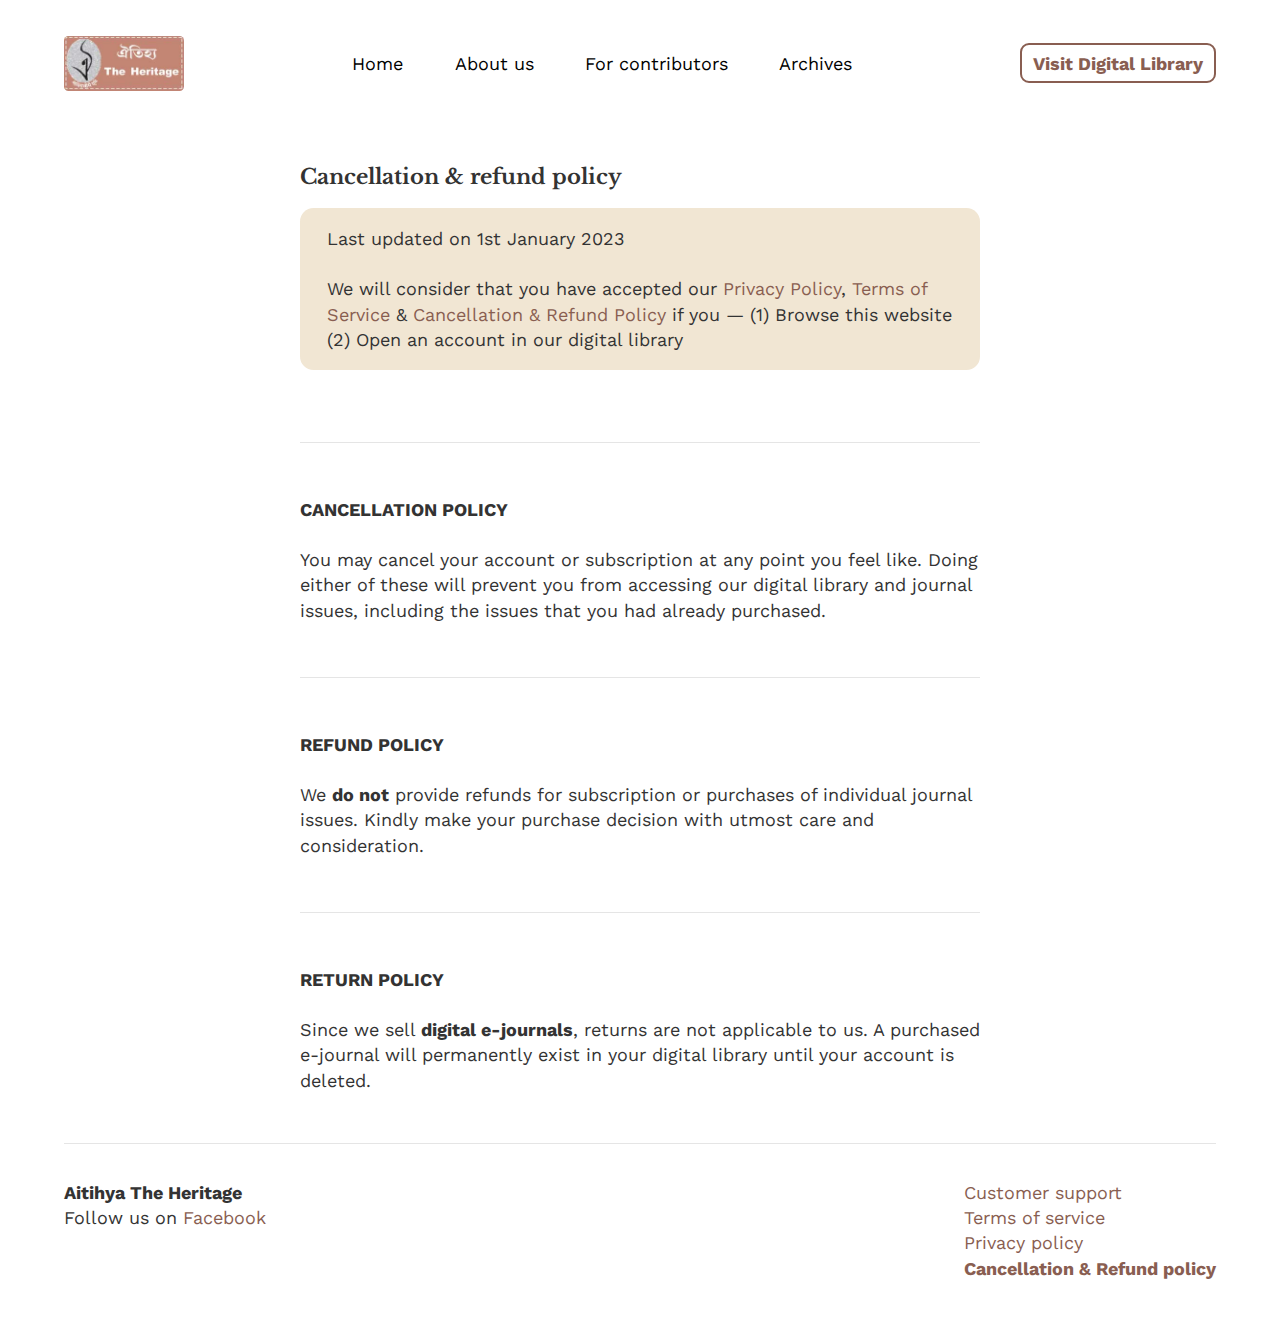
<file: cancellation-refund-policy.html>
<html>
  <head>
    <title>Aitihya - The Heritage</title>
    <meta name="viewport" content="width=device-width, initial-scale=1.0" />
    <meta charset="UTF-8" />
    <link rel="stylesheet" href="assets/css/index.css" />
    <link rel="preconnect" href="https://fonts.googleapis.com" />
    <link rel="preconnect" href="https://fonts.gstatic.com" crossorigin />
    <link
      href="https://fonts.googleapis.com/css2?family=Libre+Baskerville&family=Work+Sans&display=swap"
      rel="stylesheet"
    />
  </head>
  <body>
    <div class="wrapper">
      <nav>
        <a href="/">
          <img class="logo" src="assets/img/logo.jpeg" alt="Aitihya logo" />
        </a>
        <ul class="hide-on-mobile">
          <li>
            <a href="/">Home</a>
          </li>
          <li><a href="about-us.html">About us</a></li>
          <li><a href="for-contributors.html">For contributors</a></li>
          <li><a href="archives.html">Archives</a></li>
        </ul>
        <a
          class="hide-on-mobile link-button"
          href="https://dl.aitihyatheheritage.in"
          >Visit Digital Library</a
        >
        <div class="hide-on-desktop">
          <div id="show-mobile-nav">
            <div class="hamburger-line"></div>
            <div class="hamburger-line"></div>
            <div class="hamburger-line"></div>
          </div>
          <div id="mobile-nav">
            <ul class="mobile-nav-list">
              <li>
                <a href="/">Home</a>
              </li>
              <li><a class="active" href="about-us.html">About us</a></li>
              <li><a href="for-contributors.html">For contributors</a></li>
              <li><a href="archives.html">Archives</a></li>
              <li>
                <a href="https://dl.aitihyatheheritage.in">Digital Library</a>
              </li>
              <li><a id="close-mobile-nav" href="#">x Close menu</a></li>
            </ul>
          </div>
        </div>
      </nav>
      <section class="text-section">
        <h3>Cancellation & refund policy</h3>
        <div class="simple-banner">
          <p>Last updated on 1st January 2023</p>
          <br />
          <p>
            We will consider that you have accepted our
            <a href="/privacy-policy.html">Privacy Policy</a>,
            <a href="/terms-of-service.html">Terms of Service</a> &
            <a href="/cancellation-refund-policy.html"
              >Cancellation & Refund Policy</a
            >
            if you &mdash; (1) Browse this website (2) Open an account in our
            digital library
          </p>
        </div>
        <div class="seperator"></div>
        <div class="policy-section">
          <p><strong>CANCELLATION POLICY</strong></p>
          <br />
          <p>
            You may cancel your account or subscription at any point you feel
            like. Doing either of these will prevent you from accessing our
            digital library and journal issues, including the issues that you
            had already purchased.
          </p>
        </div>
        <div class="seperator"></div>
        <div class="policy-section">
          <p><strong>REFUND POLICY</strong></p>
          <br />
          <p>
            We <strong>do not</strong> provide refunds for subscription or
            purchases of individual journal issues. Kindly make your purchase
            decision with utmost care and consideration.
          </p>
        </div>
        <div class="seperator"></div>
        <div class="policy-section">
          <p><strong>RETURN POLICY</strong></p>
          <br />
          <p>
            Since we sell <strong>digital e-journals</strong>, returns are not
            applicable to us. A purchased e-journal will permanently exist in
            your digital library until your account is deleted.
          </p>
        </div>
      </section>
      <br />
      <br />
      <footer>
        <div>
          <p><strong>Aitihya The Heritage</strong></p>
          <p>
            Follow us on
            <a
              href="https://www.facebook.com/Aitihya-The-Heritage-124996170916716"
              target="_blank"
              >Facebook</a
            >
          </p>
        </div>
        <div class="support-link-container">
          <a href="customer-support.html">Customer support</a>
          <br />
          <a href="terms-of-service.html">Terms of service</a>
          <br />
          <a href="privacy-policy.html">Privacy policy</a>
          <br />
          <a class="active" href="cancellation-refund-policy.html"
            >Cancellation & Refund policy</a
          >
        </div>
      </footer>
    </div>
    <script type="text/javascript" src="assets/js/index.js"></script>
  </body>
</html>
</file>
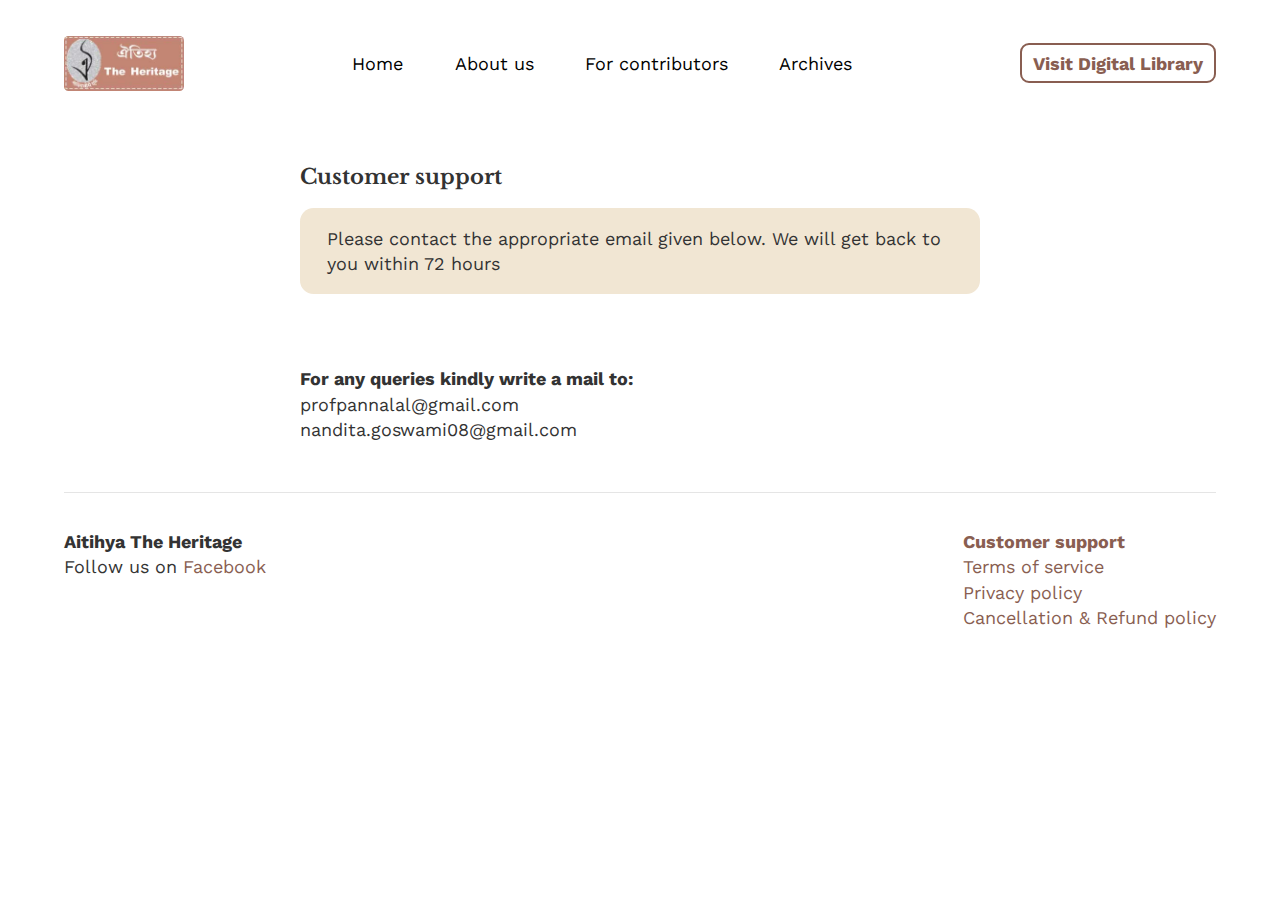
<file: customer-support.html>
<html>
  <head>
    <title>Aitihya - The Heritage</title>
    <meta name="viewport" content="width=device-width, initial-scale=1.0" />
    <meta charset="UTF-8" />
    <link rel="stylesheet" href="assets/css/index.css" />
    <link rel="preconnect" href="https://fonts.googleapis.com" />
    <link rel="preconnect" href="https://fonts.gstatic.com" crossorigin />
    <link
      href="https://fonts.googleapis.com/css2?family=Libre+Baskerville&family=Work+Sans&display=swap"
      rel="stylesheet"
    />
  </head>
  <body>
    <div class="wrapper">
      <nav>
        <a href="/">
          <img class="logo" src="assets/img/logo.jpeg" alt="Aitihya logo" />
        </a>
        <ul class="hide-on-mobile">
          <li>
            <a href="/">Home</a>
          </li>
          <li><a href="about-us.html">About us</a></li>
          <li><a href="for-contributors.html">For contributors</a></li>
          <li><a href="archives.html">Archives</a></li>
        </ul>
        <a
          class="hide-on-mobile link-button"
          href="https://dl.aitihyatheheritage.in"
          >Visit Digital Library</a
        >
        <div class="hide-on-desktop">
          <div id="show-mobile-nav">
            <div class="hamburger-line"></div>
            <div class="hamburger-line"></div>
            <div class="hamburger-line"></div>
          </div>
          <div id="mobile-nav">
            <ul class="mobile-nav-list">
              <li>
                <a href="/">Home</a>
              </li>
              <li><a class="active" href="about-us.html">About us</a></li>
              <li><a href="for-contributors.html">For contributors</a></li>
              <li><a href="archives.html">Archives</a></li>
              <li>
                <a href="https://dl.aitihyatheheritage.in">Digital Library</a>
              </li>
              <li><a id="close-mobile-nav" href="#">x Close menu</a></li>
            </ul>
          </div>
        </div>
      </nav>
      <section class="text-section">
        <h3>Customer support</h3>
        <div class="simple-banner">
          <p>
            Please contact the appropriate email given below. We will get back
            to you within 72 hours
          </p>
        </div>
        <p>
          <strong>For any queries kindly write a mail to: </strong><br />
          profpannalal@gmail.com <br />
          nandita.goswami08@gmail.com
        </p>
      </section>
      <br />
      <br />
      <footer>
        <div>
          <p><strong>Aitihya The Heritage</strong></p>
          <p>
            Follow us on
            <a
              href="https://www.facebook.com/Aitihya-The-Heritage-124996170916716"
              target="_blank"
              >Facebook</a
            >
          </p>
        </div>
        <div class="support-link-container">
          <a class="active" href="customer-support.html">Customer support</a>
          <br />
          <a href="terms-of-service.html">Terms of service</a>
          <br />
          <a href="privacy-policy.html">Privacy policy</a>
          <br />
          <a href="cancellation-refund-policy.html"
            >Cancellation & Refund policy</a
          >
        </div>
      </footer>
    </div>
    <script type="text/javascript" src="assets/js/index.js"></script>
  </body>
</html>
</file>
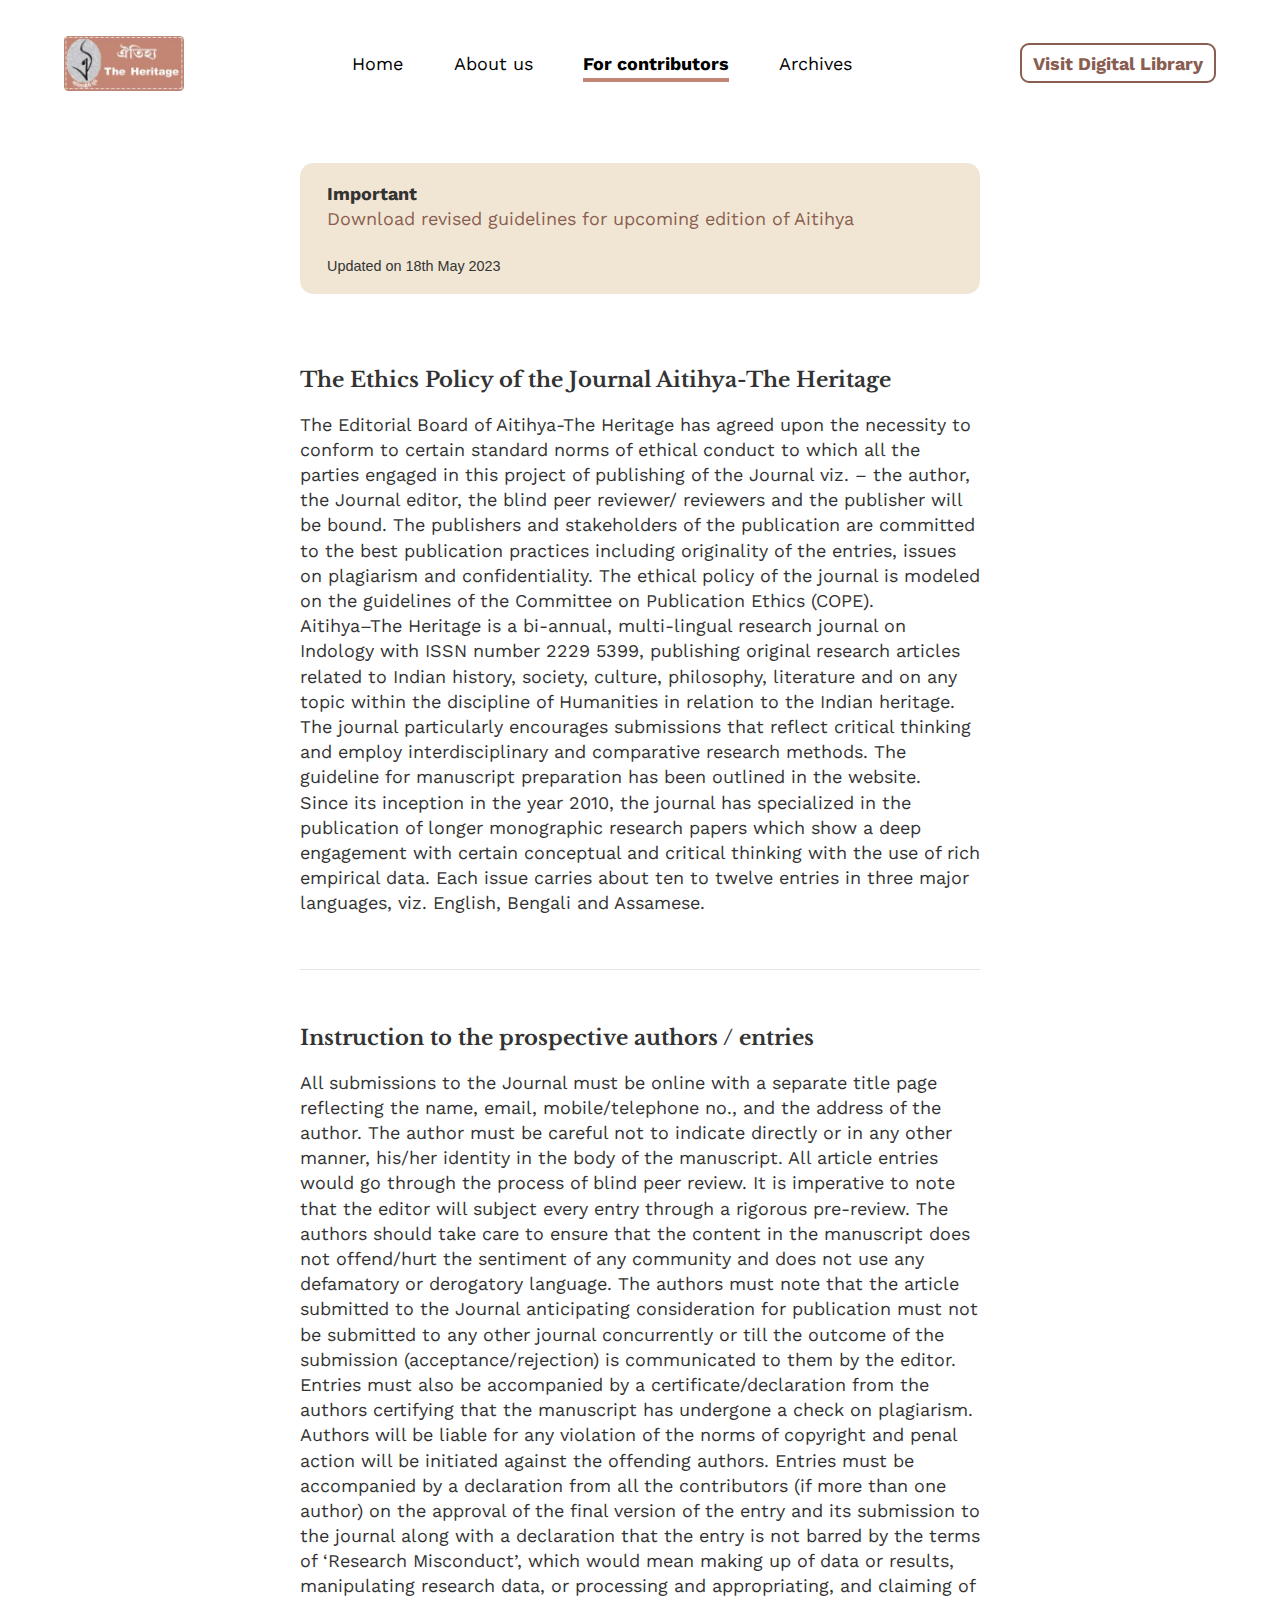
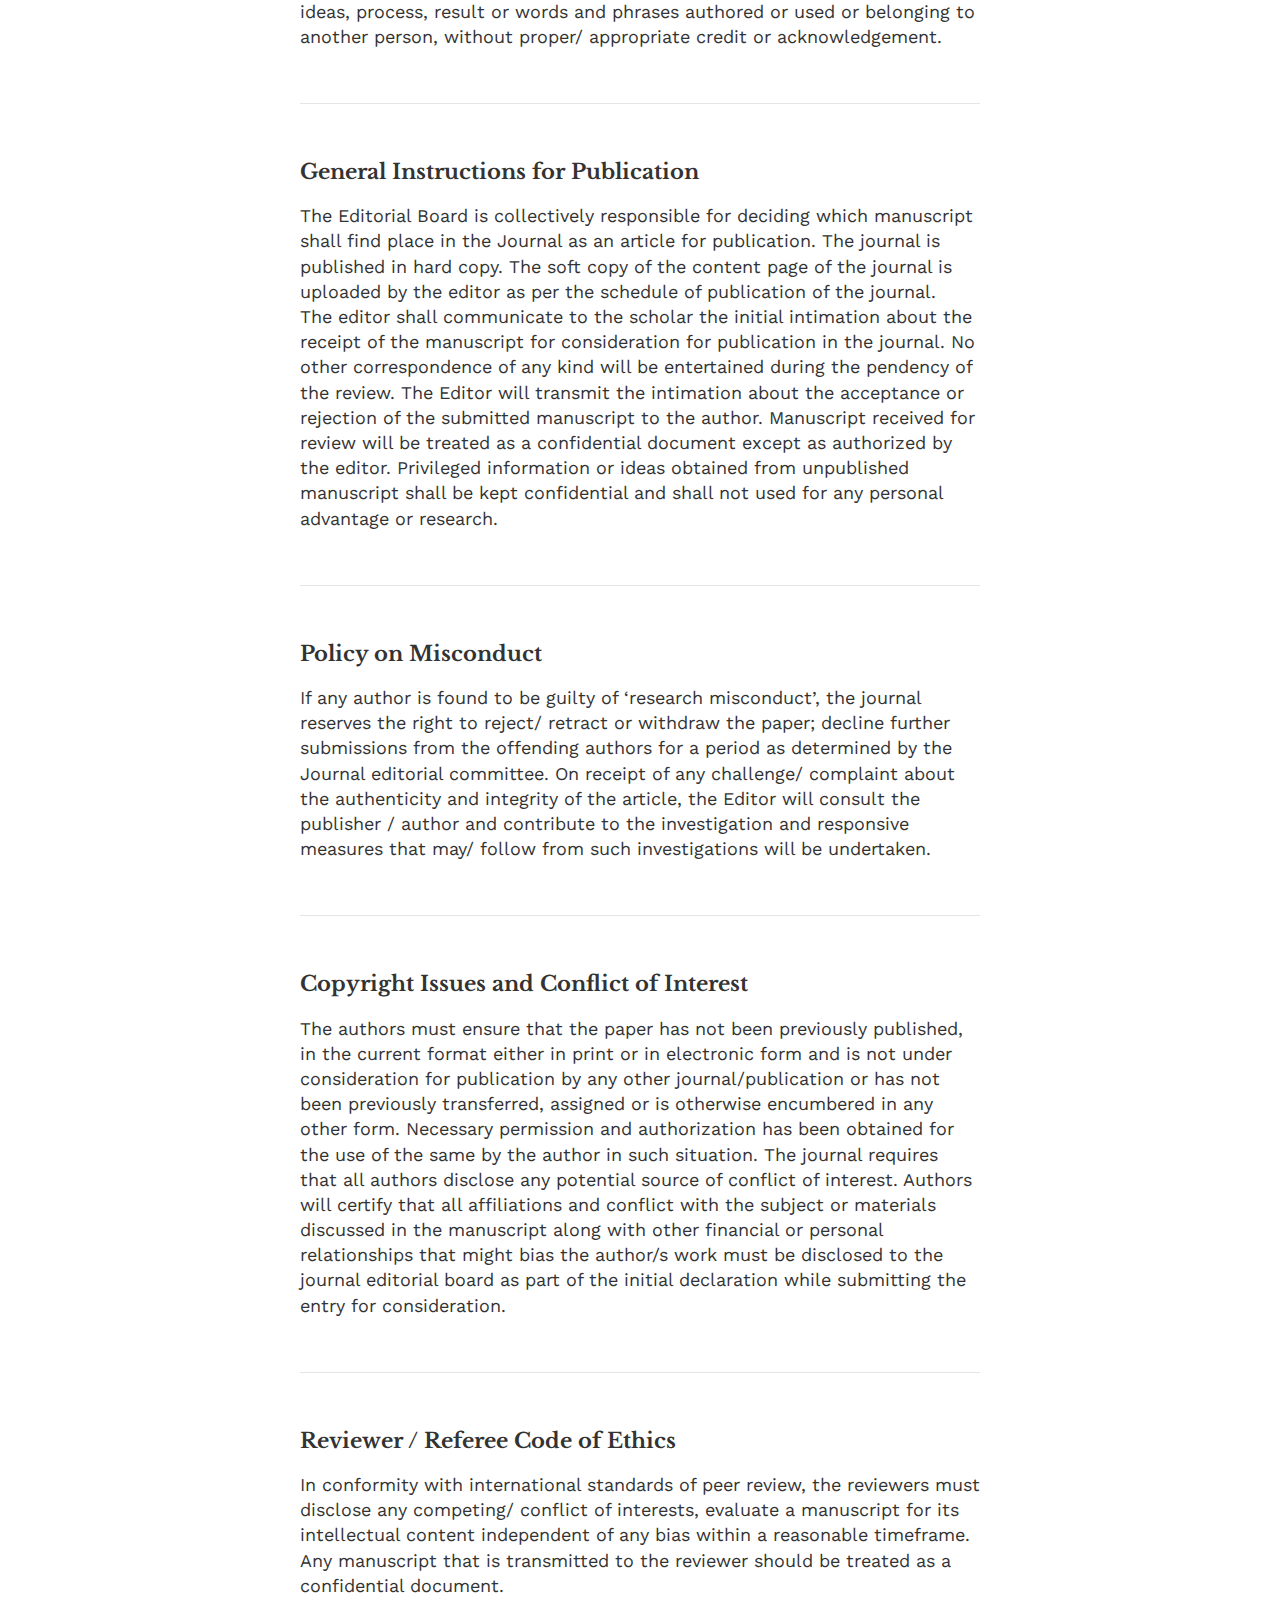
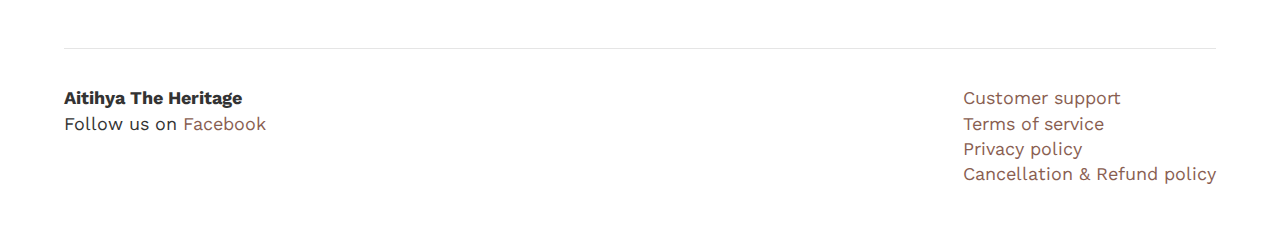
<file: for-contributors.html>
<html>
  <head>
    <title>Aitihya - The Heritage</title>
    <meta name="viewport" content="width=device-width, initial-scale=1.0" />
    <meta charset="UTF-8" />
    <link rel="stylesheet" href="assets/css/index.css" />
    <link rel="preconnect" href="https://fonts.googleapis.com" />
    <link rel="preconnect" href="https://fonts.gstatic.com" crossorigin />
    <link
      href="https://fonts.googleapis.com/css2?family=Libre+Baskerville&family=Work+Sans&display=swap"
      rel="stylesheet"
    />
  </head>
  <body>
    <div class="wrapper">
      <nav>
        <a href="/">
          <img class="logo" src="assets/img/logo.jpeg" alt="Aitihya logo" />
        </a>
        <ul class="hide-on-mobile">
          <li>
            <a href="/">Home</a>
          </li>
          <li><a href="about-us.html">About us</a></li>
          <li>
            <a class="active" href="for-contributors.html">For contributors</a>
          </li>
          <li><a href="archives.html">Archives</a></li>
        </ul>
        <a
          class="hide-on-mobile link-button"
          href="https://dl.aitihyatheheritage.in"
          >Visit Digital Library</a
        >
        <div class="hide-on-desktop">
          <div id="show-mobile-nav">
            <div class="hamburger-line"></div>
            <div class="hamburger-line"></div>
            <div class="hamburger-line"></div>
          </div>
          <div id="mobile-nav">
            <ul class="mobile-nav-list">
              <li>
                <a href="/">Home</a>
              </li>
              <li><a href="about-us.html">About us</a></li>
              <li>
                <a class="active" href="for-contributors.html"
                  >For contributors</a
                >
              </li>
              <li><a href="archives.html">Archives</a></li>
              <li>
                <a href="https://dl.aitihyatheheritage.in">Digital Library</a>
              </li>
              <li><a id="close-mobile-nav" href="#">x Close menu</a></li>
            </ul>
          </div>
        </div>
      </nav>
      <section class="text-section">
        <div class="simple-banner">
          <p><strong>Important</strong></p>
          <a
            href="https://drive.google.com/file/d/1fc-hFUrhkol25U-ouynkUtruRO8RW1pF/view?usp=sharing"
            target="_blank"
            >Download revised guidelines for upcoming edition of Aitihya</a
          >
          <br />
          <br />
          <p class="text-small">Updated on 18th May 2023</p>
        </div>
        <!-- <h1>Please read the following Code of Ethics</h1> -->
        <h3>The Ethics Policy of the Journal Aitihya-The Heritage</h3>
        <p>
          The Editorial Board of Aitihya-The Heritage has agreed upon the
          necessity to conform to certain standard norms of ethical conduct to
          which all the parties engaged in this project of publishing of the
          Journal viz. – the author, the Journal editor, the blind peer
          reviewer/ reviewers and the publisher will be bound. The publishers
          and stakeholders of the publication are committed to the best
          publication practices including originality of the entries, issues on
          plagiarism and confidentiality. The ethical policy of the journal is
          modeled on the guidelines of the Committee on Publication Ethics
          (COPE).
        </p>
        <p>
          Aitihya–The Heritage is a bi-annual, multi-lingual research journal on
          Indology with ISSN number 2229 5399, publishing original research
          articles related to Indian history, society, culture, philosophy,
          literature and on any topic within the discipline of Humanities in
          relation to the Indian heritage. The journal particularly encourages
          submissions that reflect critical thinking and employ
          interdisciplinary and comparative research methods. The guideline for
          manuscript preparation has been outlined in the website.
        </p>
        <p>
          Since its inception in the year 2010, the journal has specialized in
          the publication of longer monographic research papers which show a
          deep engagement with certain conceptual and critical thinking with the
          use of rich empirical data. Each issue carries about ten to twelve
          entries in three major languages, viz. English, Bengali and Assamese.
        </p>
        <div class="seperator"></div>
        <h3>Instruction to the prospective authors / entries</h3>
        <p>
          All submissions to the Journal must be online with a separate title
          page reflecting the name, email, mobile/telephone no., and the address
          of the author. The author must be careful not to indicate directly or
          in any other manner, his/her identity in the body of the manuscript.
          All article entries would go through the process of blind peer review.
          It is imperative to note that the editor will subject every entry
          through a rigorous pre-review. The authors should take care to ensure
          that the content in the manuscript does not offend/hurt the sentiment
          of any community and does not use any defamatory or derogatory
          language. The authors must note that the article submitted to the
          Journal anticipating consideration for publication must not be
          submitted to any other journal concurrently or till the outcome of the
          submission (acceptance/rejection) is communicated to them by the
          editor. Entries must also be accompanied by a certificate/declaration
          from the authors certifying that the manuscript has undergone a check
          on plagiarism. Authors will be liable for any violation of the norms
          of copyright and penal action will be initiated against the offending
          authors. Entries must be accompanied by a declaration from all the
          contributors (if more than one author) on the approval of the final
          version of the entry and its submission to the journal along with a
          declaration that the entry is not barred by the terms of ‘Research
          Misconduct’, which would mean making up of data or results,
          manipulating research data, or processing and appropriating, and
          claiming of ideas, process, result or words and phrases authored or
          used or belonging to another person, without proper/ appropriate
          credit or acknowledgement.
        </p>
        <div class="seperator"></div>
        <h3>General Instructions for Publication</h3>
        <p>
          The Editorial Board is collectively responsible for deciding which
          manuscript shall find place in the Journal as an article for
          publication. The journal is published in hard copy. The soft copy of
          the content page of the journal is uploaded by the editor as per the
          schedule of publication of the journal.
        </p>
        <p>
          The editor shall communicate to the scholar the initial intimation
          about the receipt of the manuscript for consideration for publication
          in the journal. No other correspondence of any kind will be
          entertained during the pendency of the review. The Editor will
          transmit the intimation about the acceptance or rejection of the
          submitted manuscript to the author. Manuscript received for review
          will be treated as a confidential document except as authorized by the
          editor. Privileged information or ideas obtained from unpublished
          manuscript shall be kept confidential and shall not used for any
          personal advantage or research.
        </p>
        <div class="seperator"></div>
        <h3>Policy on Misconduct</h3>
        <p>
          If any author is found to be guilty of ‘research misconduct’, the
          journal reserves the right to reject/ retract or withdraw the paper;
          decline further submissions from the offending authors for a period as
          determined by the Journal editorial committee. On receipt of any
          challenge/ complaint about the authenticity and integrity of the
          article, the Editor will consult the publisher / author and contribute
          to the investigation and responsive measures that may/ follow from
          such investigations will be undertaken.
        </p>
        <div class="seperator"></div>
        <h3>Copyright Issues and Conflict of Interest</h3>
        <p>
          The authors must ensure that the paper has not been previously
          published, in the current format either in print or in electronic form
          and is not under consideration for publication by any other
          journal/publication or has not been previously transferred, assigned
          or is otherwise encumbered in any other form. Necessary permission and
          authorization has been obtained for the use of the same by the author
          in such situation. The journal requires that all authors disclose any
          potential source of conflict of interest. Authors will certify that
          all affiliations and conflict with the subject or materials discussed
          in the manuscript along with other financial or personal relationships
          that might bias the author/s work must be disclosed to the journal
          editorial board as part of the initial declaration while submitting
          the entry for consideration.
        </p>
        <div class="seperator"></div>
        <h3>Reviewer / Referee Code of Ethics</h3>
        <p>
          In conformity with international standards of peer review, the
          reviewers must disclose any competing/ conflict of interests, evaluate
          a manuscript for its intellectual content independent of any bias
          within a reasonable timeframe. Any manuscript that is transmitted to
          the reviewer should be treated as a confidential document.
        </p>
      </section>
      <br />
      <br />
      <footer>
        <div>
          <p><strong>Aitihya The Heritage</strong></p>
          <p>
            Follow us on
            <a
              href="https://www.facebook.com/Aitihya-The-Heritage-124996170916716"
              target="_blank"
              >Facebook</a
            >
          </p>
        </div>
        <div class="support-link-container">
          <a href="customer-support.html">Customer support</a>
          <br />
          <a href="terms-of-service.html">Terms of service</a>
          <br />
          <a href="privacy-policy.html">Privacy policy</a>
          <br />
          <a href="cancellation-refund-policy.html"
            >Cancellation & Refund policy</a
          >
        </div>
      </footer>
    </div>
    <script type="text/javascript" src="assets/js/index.js"></script>
  </body>
</html>
</file>
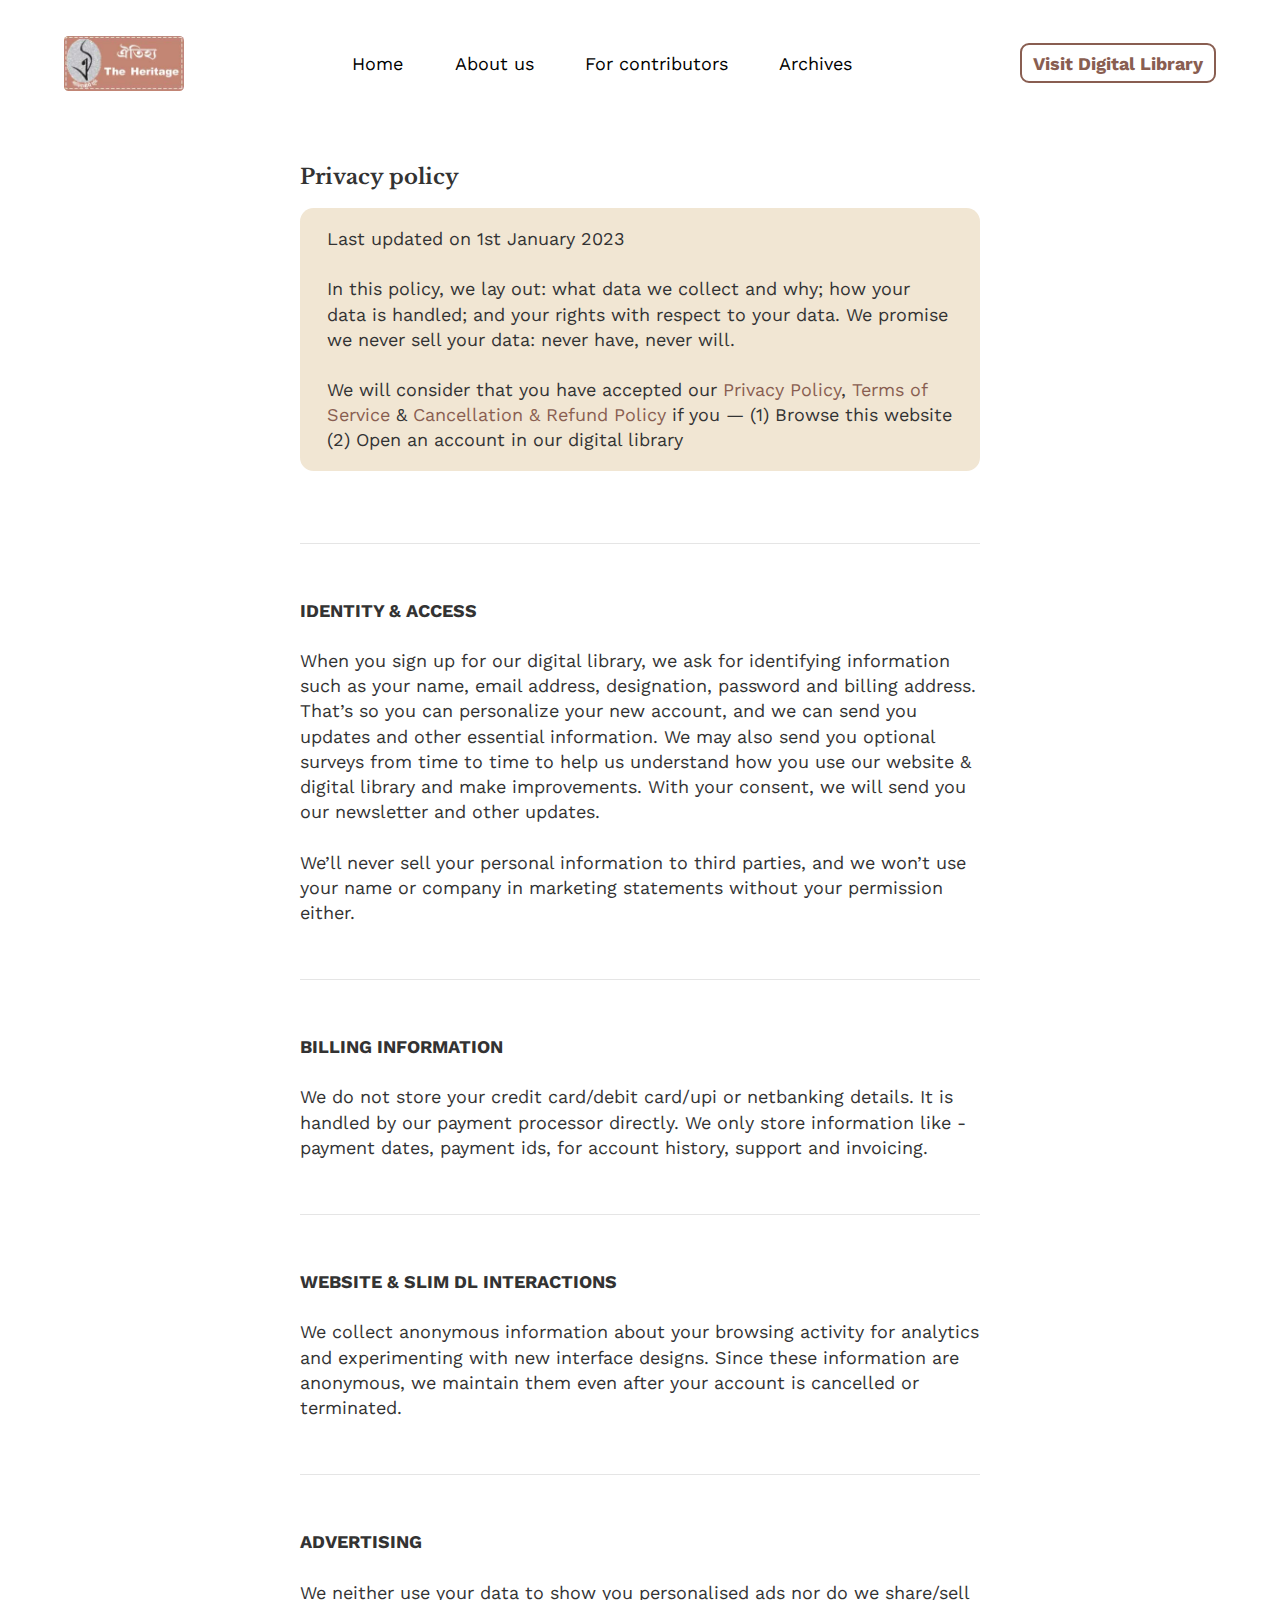
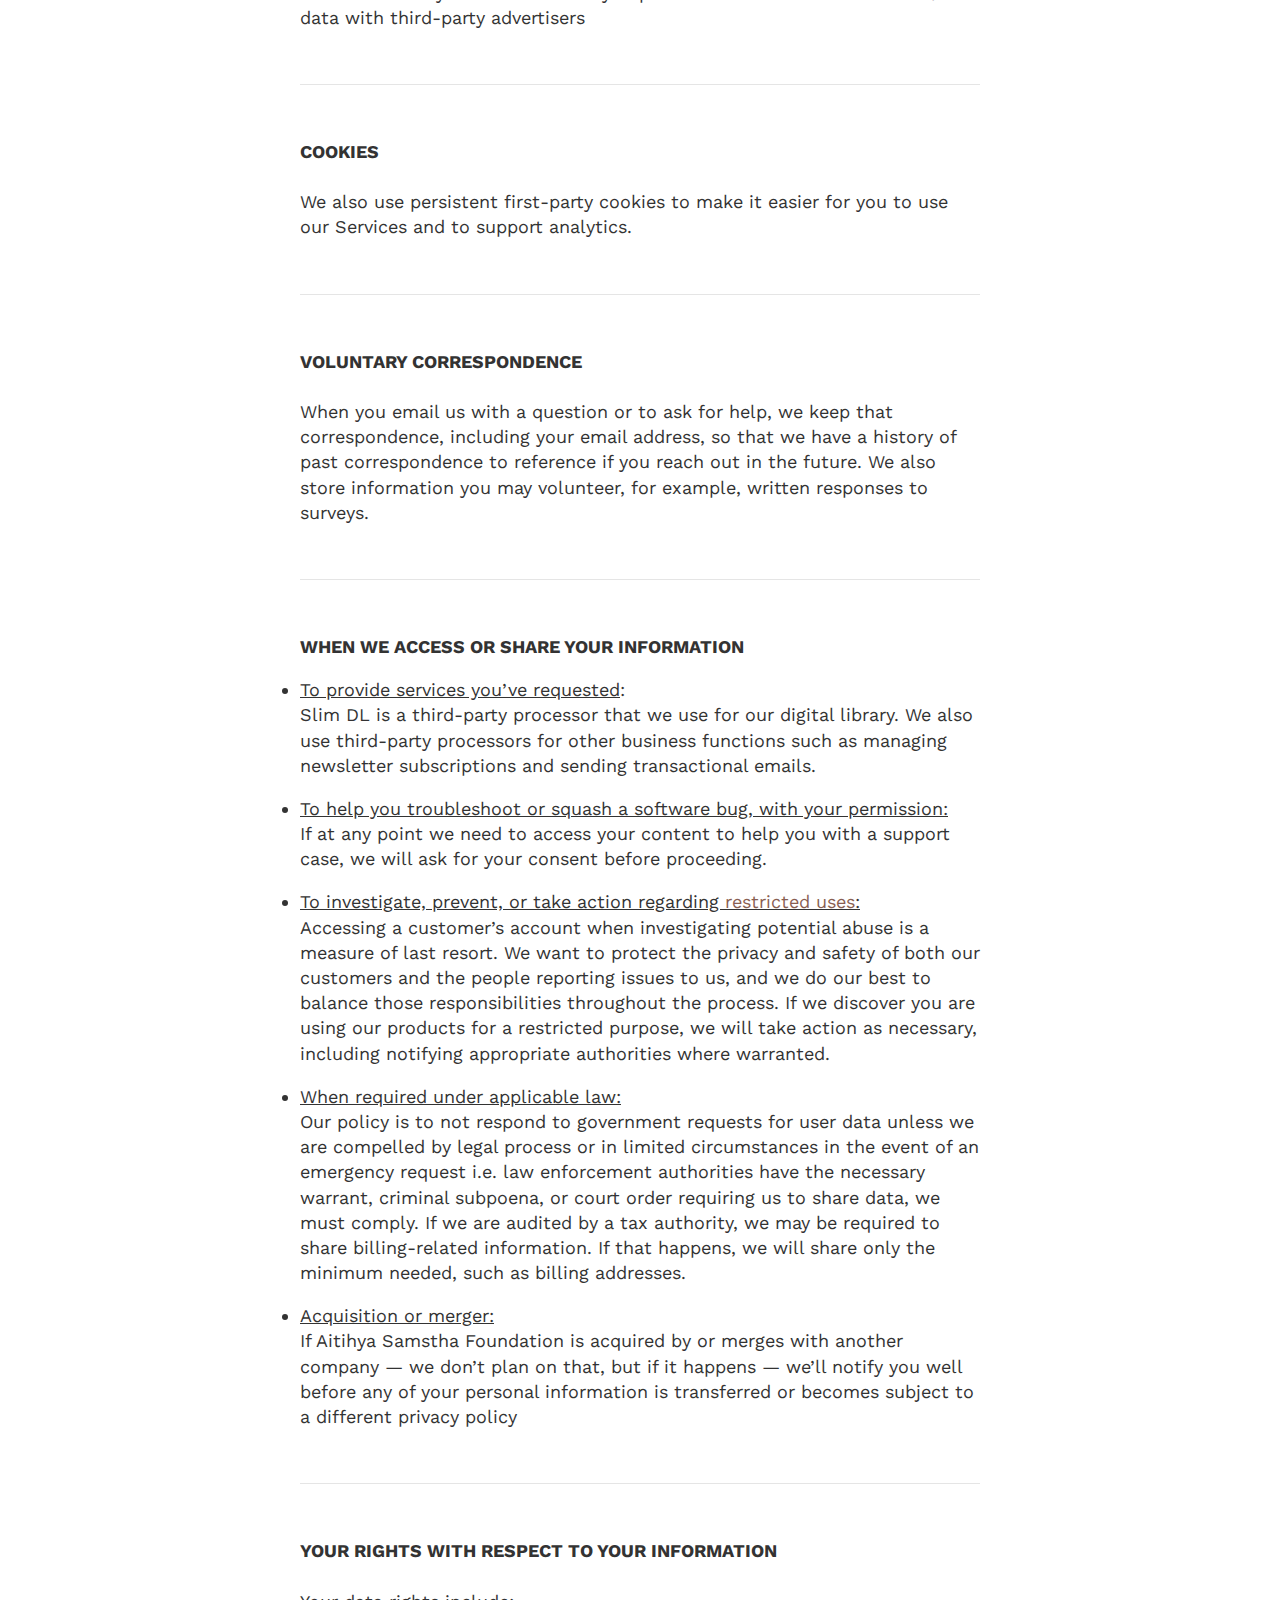
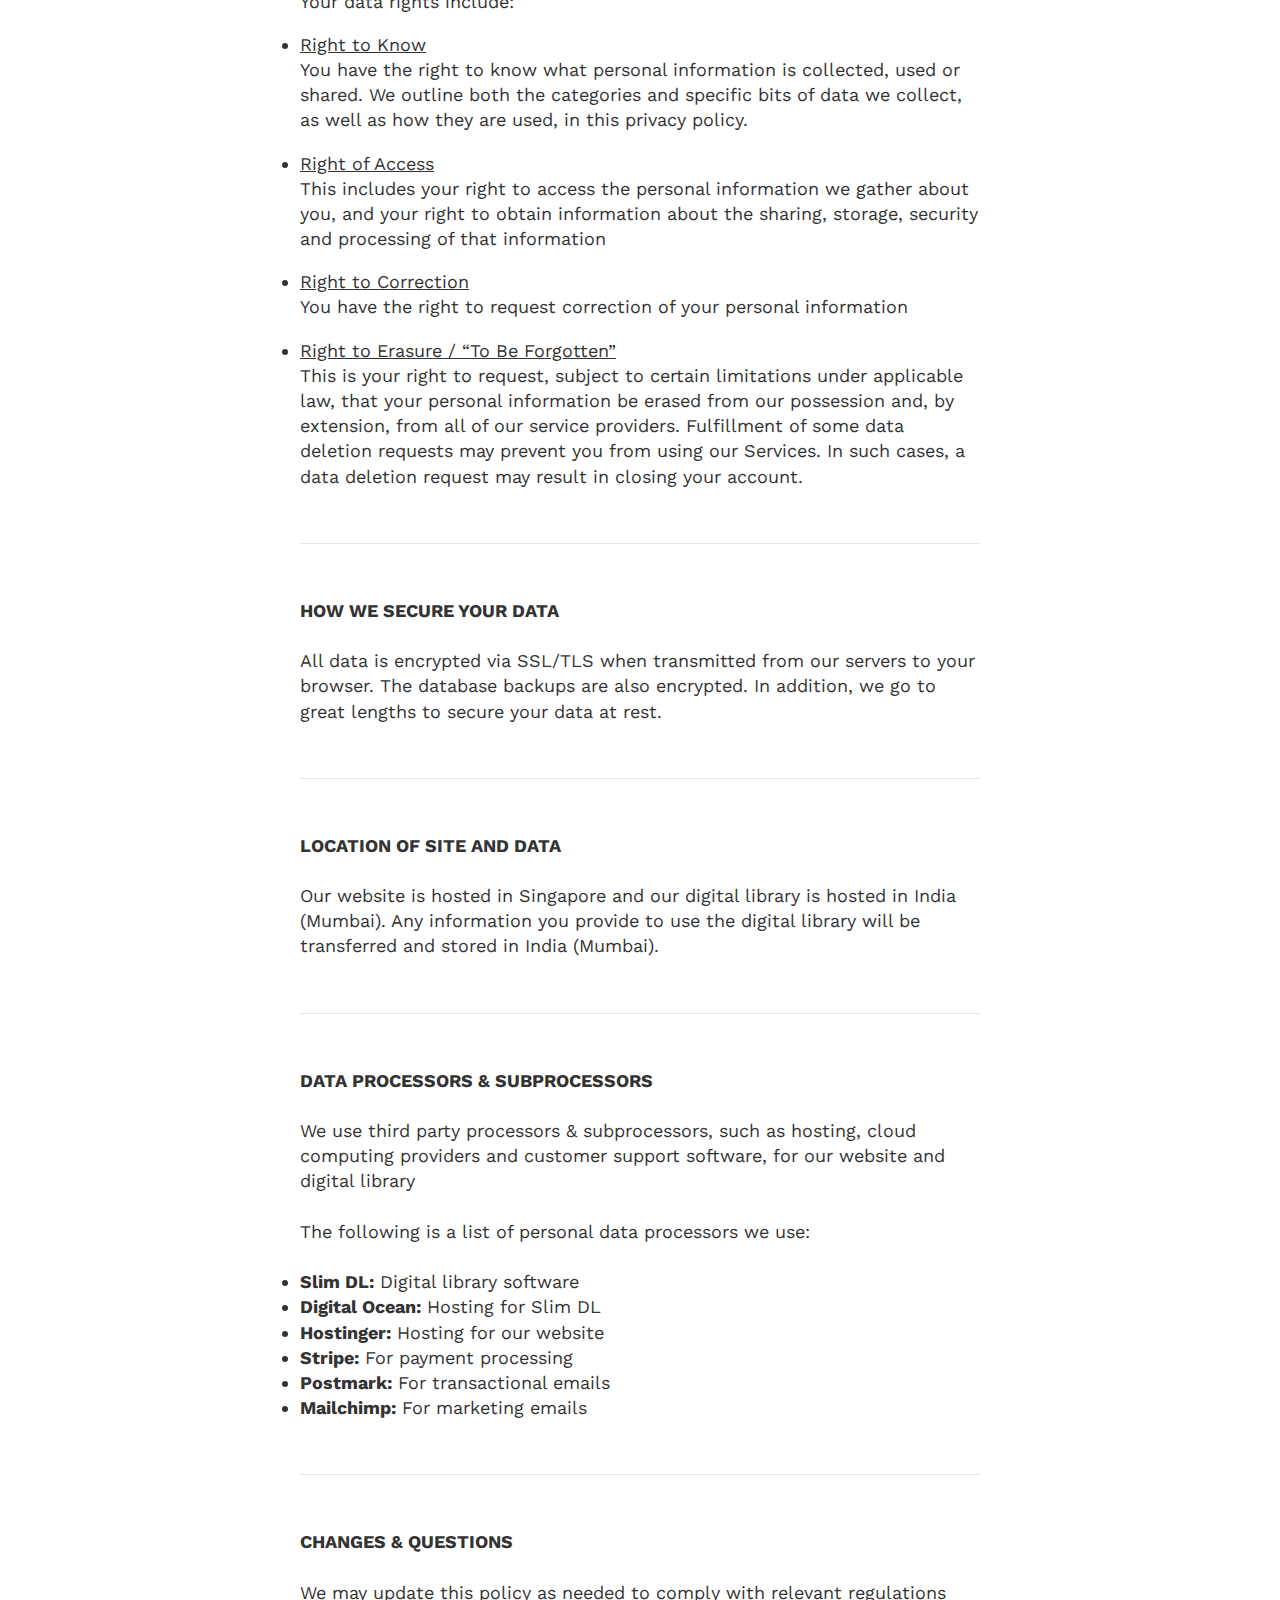
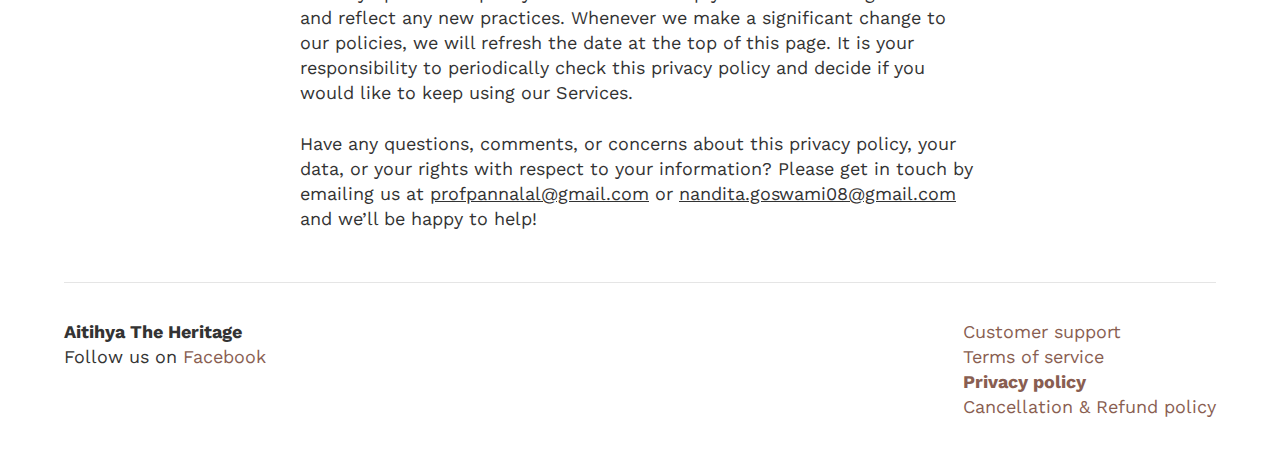
<file: privacy-policy.html>
<html>
  <head>
    <title>Aitihya - The Heritage</title>
    <meta name="viewport" content="width=device-width, initial-scale=1.0" />
    <meta charset="UTF-8" />
    <link rel="stylesheet" href="assets/css/index.css" />
    <link rel="preconnect" href="https://fonts.googleapis.com" />
    <link rel="preconnect" href="https://fonts.gstatic.com" crossorigin />
    <link
      href="https://fonts.googleapis.com/css2?family=Libre+Baskerville&family=Work+Sans&display=swap"
      rel="stylesheet"
    />
  </head>
  <body>
    <div class="wrapper">
      <nav>
        <a href="/">
          <img class="logo" src="assets/img/logo.jpeg" alt="Aitihya logo" />
        </a>
        <ul class="hide-on-mobile">
          <li>
            <a href="/">Home</a>
          </li>
          <li><a href="about-us.html">About us</a></li>
          <li><a href="for-contributors.html">For contributors</a></li>
          <li><a href="archives.html">Archives</a></li>
        </ul>
        <a
          class="hide-on-mobile link-button"
          href="https://dl.aitihyatheheritage.in"
          >Visit Digital Library</a
        >
        <div class="hide-on-desktop">
          <div id="show-mobile-nav">
            <div class="hamburger-line"></div>
            <div class="hamburger-line"></div>
            <div class="hamburger-line"></div>
          </div>
          <div id="mobile-nav">
            <ul class="mobile-nav-list">
              <li>
                <a href="/">Home</a>
              </li>
              <li><a class="active" href="about-us.html">About us</a></li>
              <li><a href="for-contributors.html">For contributors</a></li>
              <li><a href="archives.html">Archives</a></li>
              <li>
                <a href="https://dl.aitihyatheheritage.in">Digital Library</a>
              </li>
              <li><a id="close-mobile-nav" href="#">x Close menu</a></li>
            </ul>
          </div>
        </div>
      </nav>
      <section class="text-section">
        <h3>Privacy policy</h3>

        <div class="simple-banner">
          <p>Last updated on 1st January 2023</p>
          <br />
          <p>
            In this policy, we lay out: what data we collect and why; how your
            data is handled; and your rights with respect to your data. We
            promise we never sell your data: never have, never will.
          </p>
          <br />
          <p>
            We will consider that you have accepted our
            <a href="/privacy-policy.html">Privacy Policy</a>,
            <a href="/terms-of-service.html">Terms of Service</a> &
            <a href="/cancellation-refund-policy.html"
              >Cancellation & Refund Policy</a
            >
            if you &mdash; (1) Browse this website (2) Open an account in our
            digital library
          </p>
        </div>
        <div class="seperator"></div>
        <div class="policy-section">
          <p><strong>IDENTITY & ACCESS</strong></p>
          <br />
          <p>
            When you sign up for our digital library, we ask for identifying
            information such as your name, email address, designation, password
            and billing address. That’s so you can personalize your new account,
            and we can send you updates and other essential information. We may
            also send you optional surveys from time to time to help us
            understand how you use our website & digital library and make
            improvements. With your consent, we will send you our newsletter and
            other updates.
          </p>
          <br />
          <p>
            We’ll never sell your personal information to third parties, and we
            won’t use your name or company in marketing statements without your
            permission either.
          </p>
        </div>
        <div class="seperator"></div>
        <div class="policy-section">
          <p><strong>BILLING INFORMATION</strong></p>
          <br />
          <p>
            We do not store your credit card/debit card/upi or netbanking
            details. It is handled by our payment processor directly. We only
            store information like - payment dates, payment ids, for account
            history, support and invoicing.
          </p>
        </div>
        <div class="seperator"></div>
        <div class="policy-section">
          <p><strong>WEBSITE & SLIM DL INTERACTIONS</strong></p>
          <br />
          <p>
            We collect anonymous information about your browsing activity for
            analytics and experimenting with new interface designs. Since these
            information are anonymous, we maintain them even after your account
            is cancelled or terminated.
          </p>
        </div>
        <div class="seperator"></div>
        <div class="policy-section">
          <p><strong>ADVERTISING</strong></p>
          <br />
          <p>
            We neither use your data to show you personalised ads nor do we
            share/sell data with third-party advertisers
          </p>
        </div>
        <div class="seperator"></div>
        <div class="policy-section">
          <p><strong>COOKIES</strong></p>
          <br />
          <p>
            We also use persistent first-party cookies to make it easier for you
            to use our Services and to support analytics.
          </p>
        </div>
        <div class="seperator"></div>
        <div class="policy-section">
          <p><strong>VOLUNTARY CORRESPONDENCE</strong></p>
          <br />
          <p>
            When you email us with a question or to ask for help, we keep that
            correspondence, including your email address, so that we have a
            history of past correspondence to reference if you reach out in the
            future. We also store information you may volunteer, for example,
            written responses to surveys.
          </p>
        </div>
        <div class="seperator"></div>
        <div class="policy-section">
          <p><strong>WHEN WE ACCESS OR SHARE YOUR INFORMATION</strong></p>

          <ul class="policy-list">
            <li>
              <u>To provide services you’ve requested</u>:<br />Slim DL is a
              third-party processor that we use for our digital library. We also
              use third-party processors for other business functions such as
              managing newsletter subscriptions and sending transactional
              emails.
            </li>
            <li>
              <u>
                To help you troubleshoot or squash a software bug, with your
                permission:
              </u>
              <br />
              If at any point we need to access your content to help you with a
              support case, we will ask for your consent before proceeding.
            </li>
            <li>
              <u
                >To investigate, prevent, or take action regarding
                <a href="https://aitihyatheheritage.in/terms-of-service.html"
                  >restricted uses</a
                >:</u
              >
              <br />Accessing a customer’s account when investigating potential
              abuse is a measure of last resort. We want to protect the privacy
              and safety of both our customers and the people reporting issues
              to us, and we do our best to balance those responsibilities
              throughout the process. If we discover you are using our products
              for a restricted purpose, we will take action as necessary,
              including notifying appropriate authorities where warranted.
            </li>
            <li>
              <u>When required under applicable law:</u>
              <br />
              Our policy is to not respond to government requests for user data
              unless we are compelled by legal process or in limited
              circumstances in the event of an emergency request i.e. law
              enforcement authorities have the necessary warrant, criminal
              subpoena, or court order requiring us to share data, we must
              comply. If we are audited by a tax authority, we may be required
              to share billing-related information. If that happens, we will
              share only the minimum needed, such as billing addresses.
            </li>
            <li>
              <u>Acquisition or merger:</u>
              <br />
              If Aitihya Samstha Foundation is acquired by or merges with
              another company — we don’t plan on that, but if it happens — we’ll
              notify you well before any of your personal information is
              transferred or becomes subject to a different privacy policy
            </li>
          </ul>
        </div>
        <div class="seperator"></div>
        <div class="policy-section">
          <p><strong>YOUR RIGHTS WITH RESPECT TO YOUR INFORMATION</strong></p>
          <br />
          <p>Your data rights include:</p>
          <ul class="policy-list">
            <li>
              <u>Right to Know</u><br />You have the right to know what personal
              information is collected, used or shared. We outline both the
              categories and specific bits of data we collect, as well as how
              they are used, in this privacy policy.
            </li>
            <li>
              <u>Right of Access</u><br />This includes your right to access the
              personal information we gather about you, and your right to obtain
              information about the sharing, storage, security and processing of
              that information
            </li>
            <li>
              <u>Right to Correction</u><br />You have the right to request
              correction of your personal information
            </li>
            <li>
              <u>Right to Erasure / “To Be Forgotten”</u><br />This is your
              right to request, subject to certain limitations under applicable
              law, that your personal information be erased from our possession
              and, by extension, from all of our service providers. Fulfillment
              of some data deletion requests may prevent you from using our
              Services. In such cases, a data deletion request may result in
              closing your account.
            </li>
          </ul>
        </div>
        <div class="seperator"></div>
        <div class="policy-section">
          <p><strong>HOW WE SECURE YOUR DATA</strong></p>
          <br />
          All data is encrypted via SSL/TLS when transmitted from our servers to
          your browser. The database backups are also encrypted. In addition, we
          go to great lengths to secure your data at rest.
        </div>
        <div class="seperator"></div>
        <div class="policy-section">
          <p><strong>LOCATION OF SITE AND DATA</strong></p>
          <br />
          <p>
            Our website is hosted in Singapore and our digital library is hosted
            in India (Mumbai). Any information you provide to use the digital
            library will be transferred and stored in India (Mumbai).
          </p>
        </div>
        <div class="seperator"></div>
        <div class="policy-section">
          <p><strong>DATA PROCESSORS & SUBPROCESSORS</strong></p>
          <br />
          <p>
            We use third party processors & subprocessors, such as hosting,
            cloud computing providers and customer support software, for our
            website and digital library
          </p>
          <br />
          <p>The following is a list of personal data processors we use:</p>
          <br />
          <ul>
            <li><strong>Slim DL:</strong> Digital library software</li>
            <li><strong>Digital Ocean:</strong> Hosting for Slim DL</li>
            <li><strong>Hostinger:</strong> Hosting for our website</li>
            <li><strong>Stripe:</strong> For payment processing</li>
            <li><strong>Postmark:</strong> For transactional emails</li>
            <li><strong>Mailchimp:</strong> For marketing emails</li>
          </ul>
        </div>
        <div class="seperator"></div>
        <div class="policy-section">
          <p><strong>CHANGES & QUESTIONS</strong></p>
          <br />
          <p>
            We may update this policy as needed to comply with relevant
            regulations and reflect any new practices. Whenever we make a
            significant change to our policies, we will refresh the date at the
            top of this page. It is your responsibility to periodically check
            this privacy policy and decide if you would like to keep using our
            Services.
          </p>
          <br />
          <p>
            Have any questions, comments, or concerns about this privacy policy,
            your data, or your rights with respect to your information? Please
            get in touch by emailing us at <u>profpannalal@gmail.com</u> or
            <u>nandita.goswami08@gmail.com</u> and we’ll be happy to help!
          </p>
        </div>
      </section>
      <br />
      <br />
      <footer>
        <div>
          <p><strong>Aitihya The Heritage</strong></p>
          <p>
            Follow us on
            <a
              href="https://www.facebook.com/Aitihya-The-Heritage-124996170916716"
              target="_blank"
              >Facebook</a
            >
          </p>
        </div>
        <div class="support-link-container">
          <a href="customer-support.html">Customer support</a>
          <br />
          <a href="terms-of-service.html">Terms of service</a>
          <br />
          <a class="active" href="privacy-policy.html">Privacy policy</a>
          <br />
          <a href="cancellation-refund-policy.html"
            >Cancellation & Refund policy</a
          >
        </div>
      </footer>
    </div>
    <script type="text/javascript" src="assets/js/index.js"></script>
  </body>
</html>
</file>
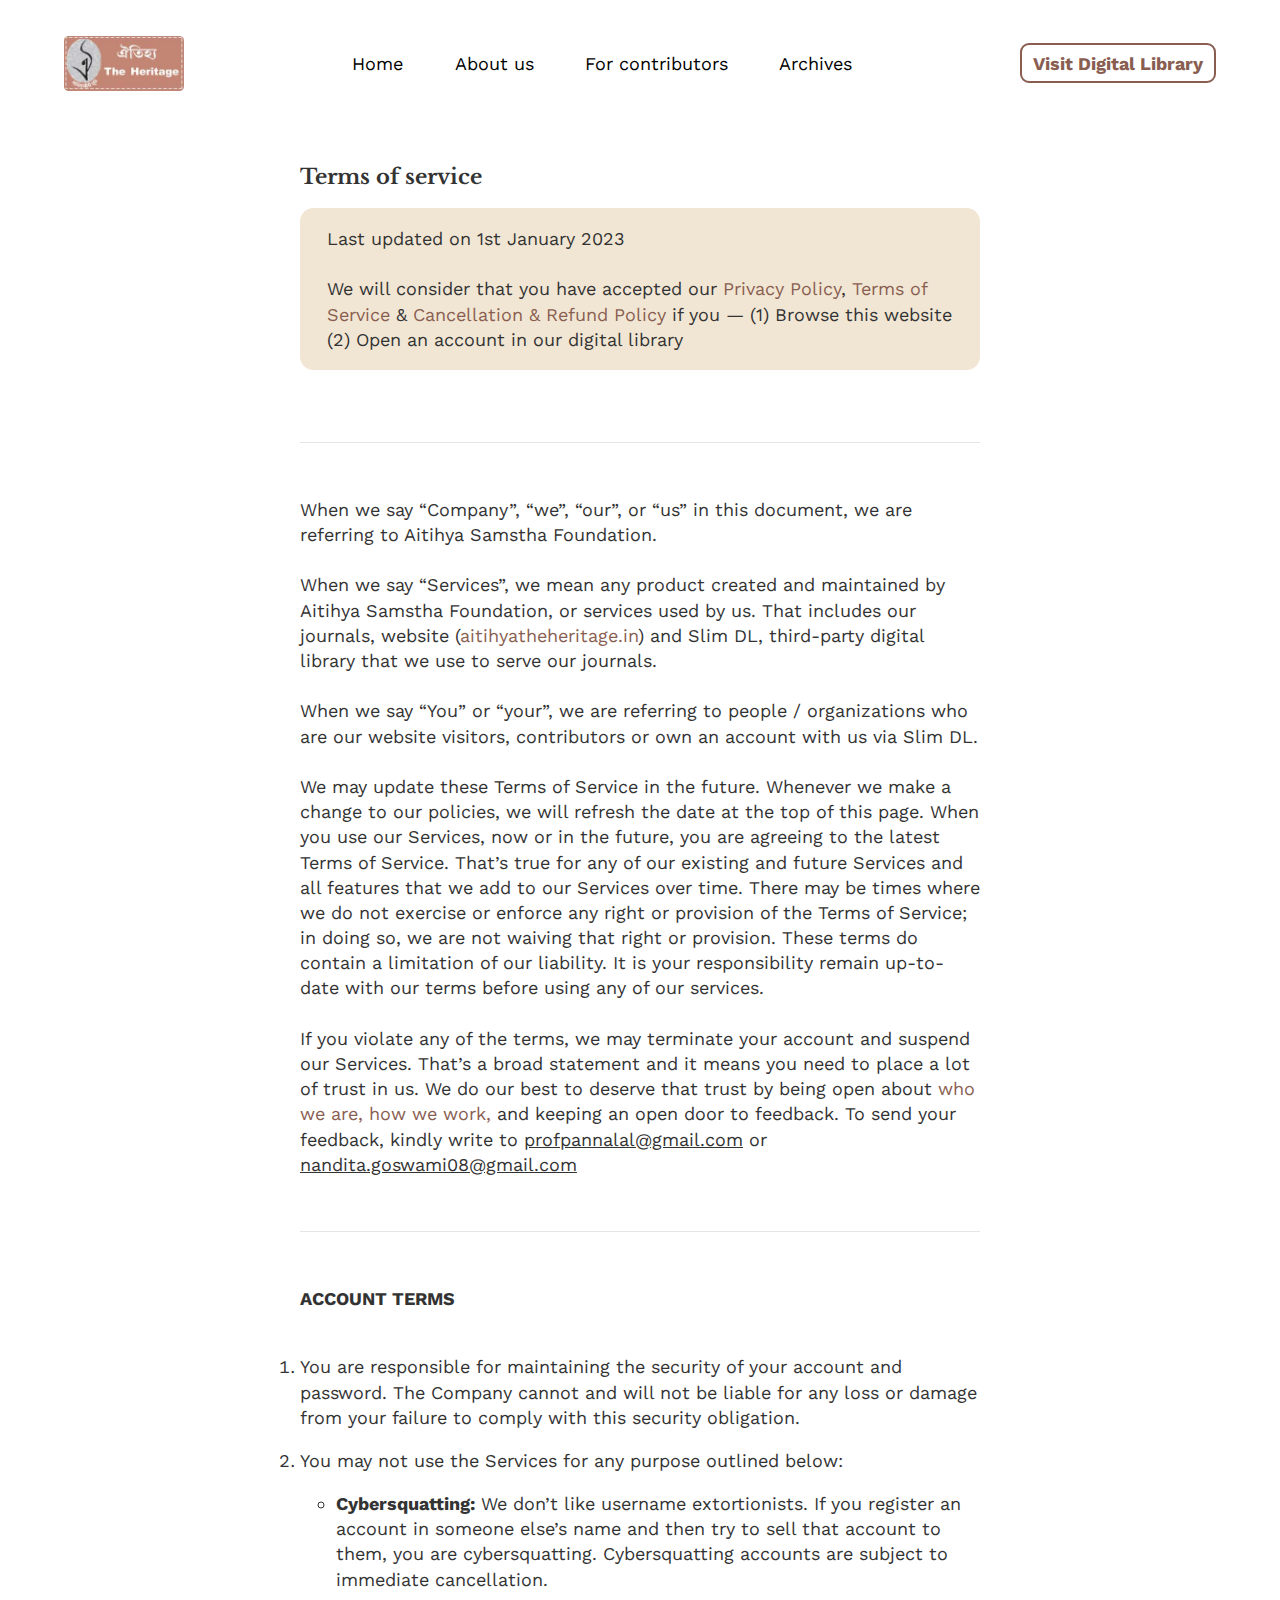
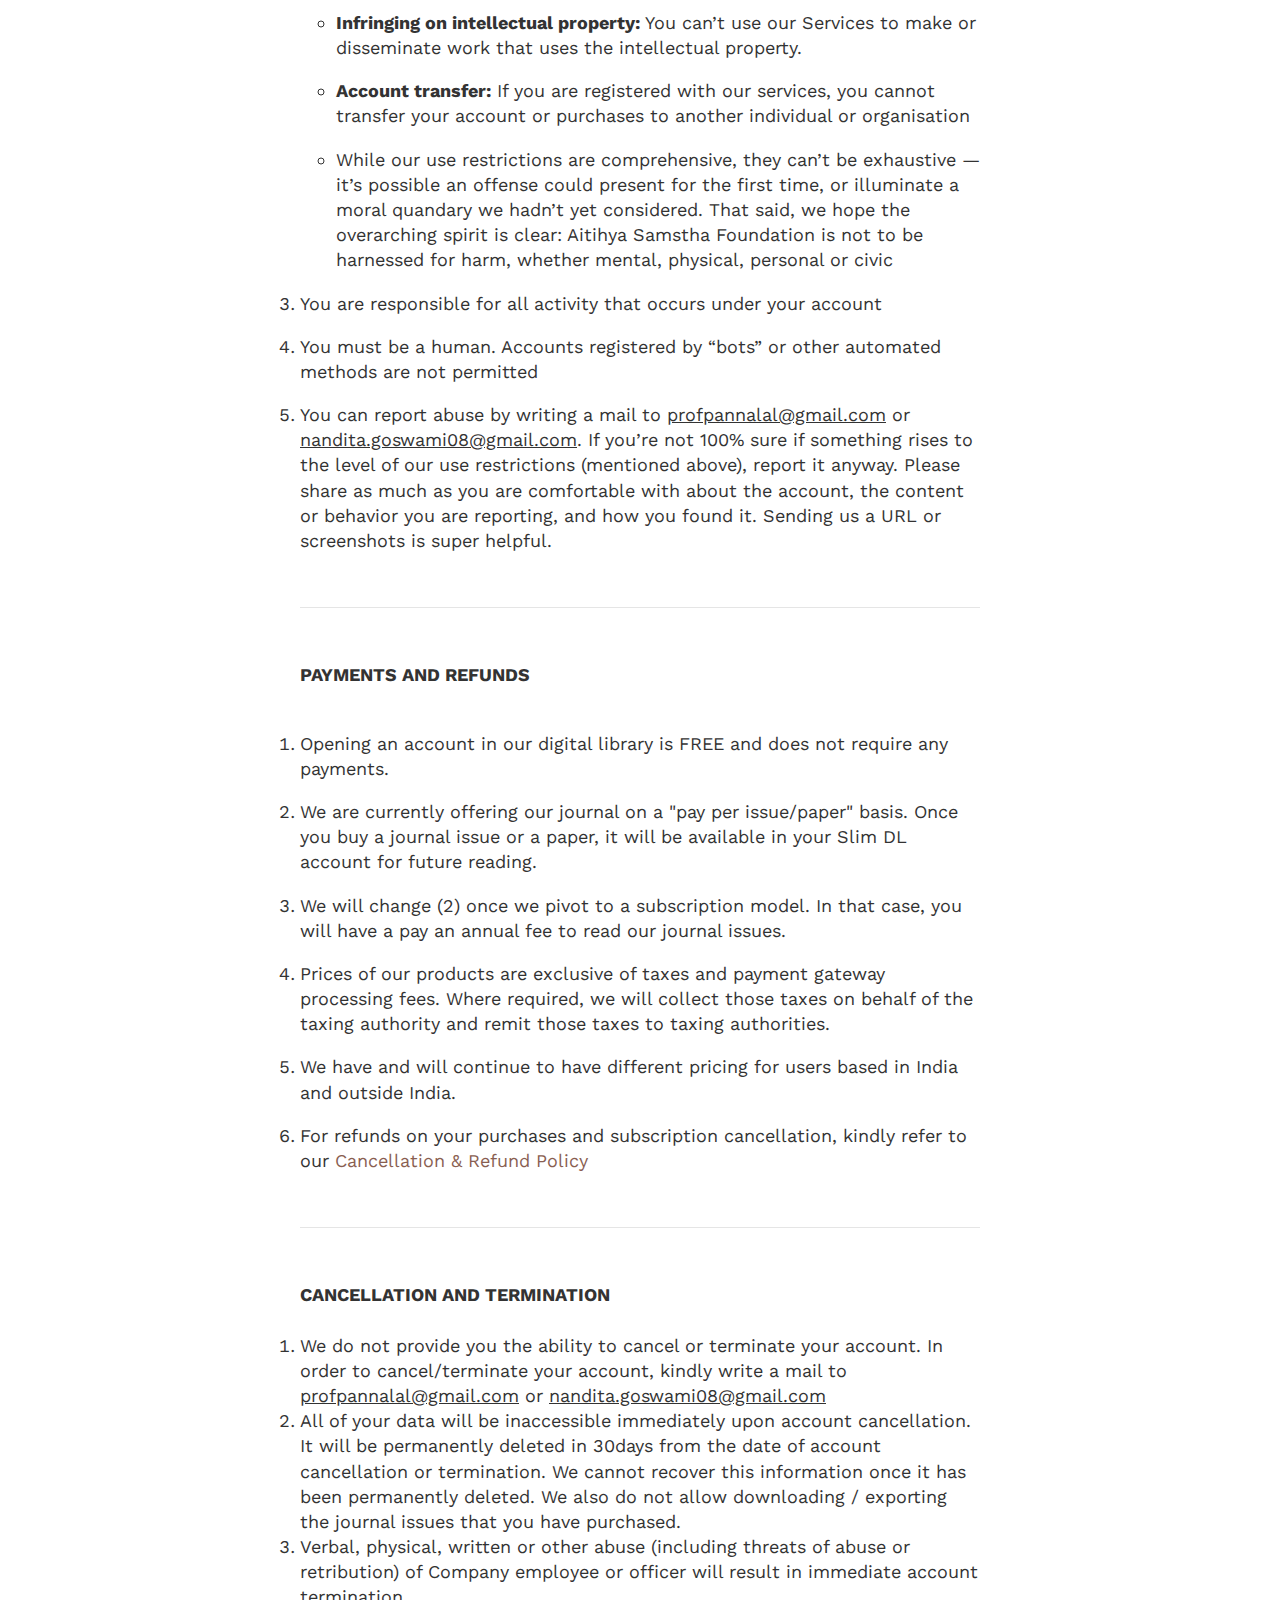
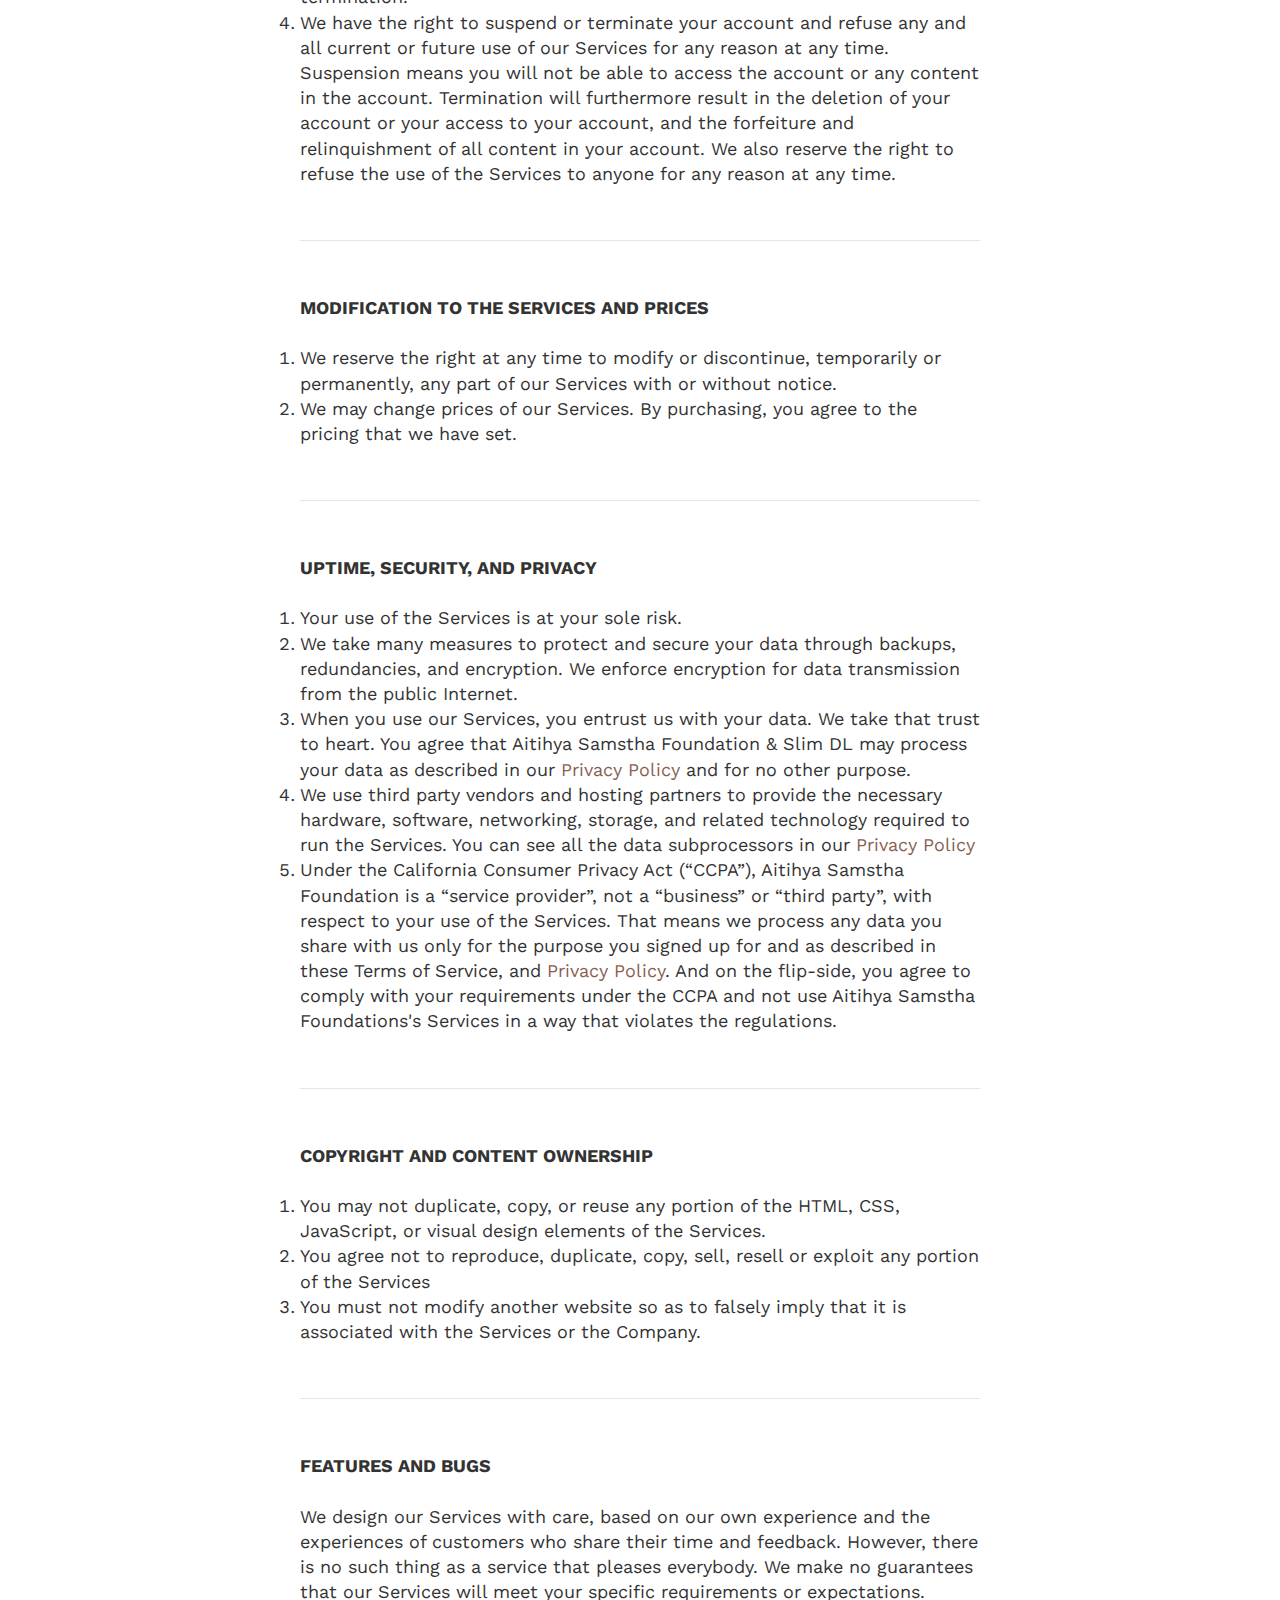
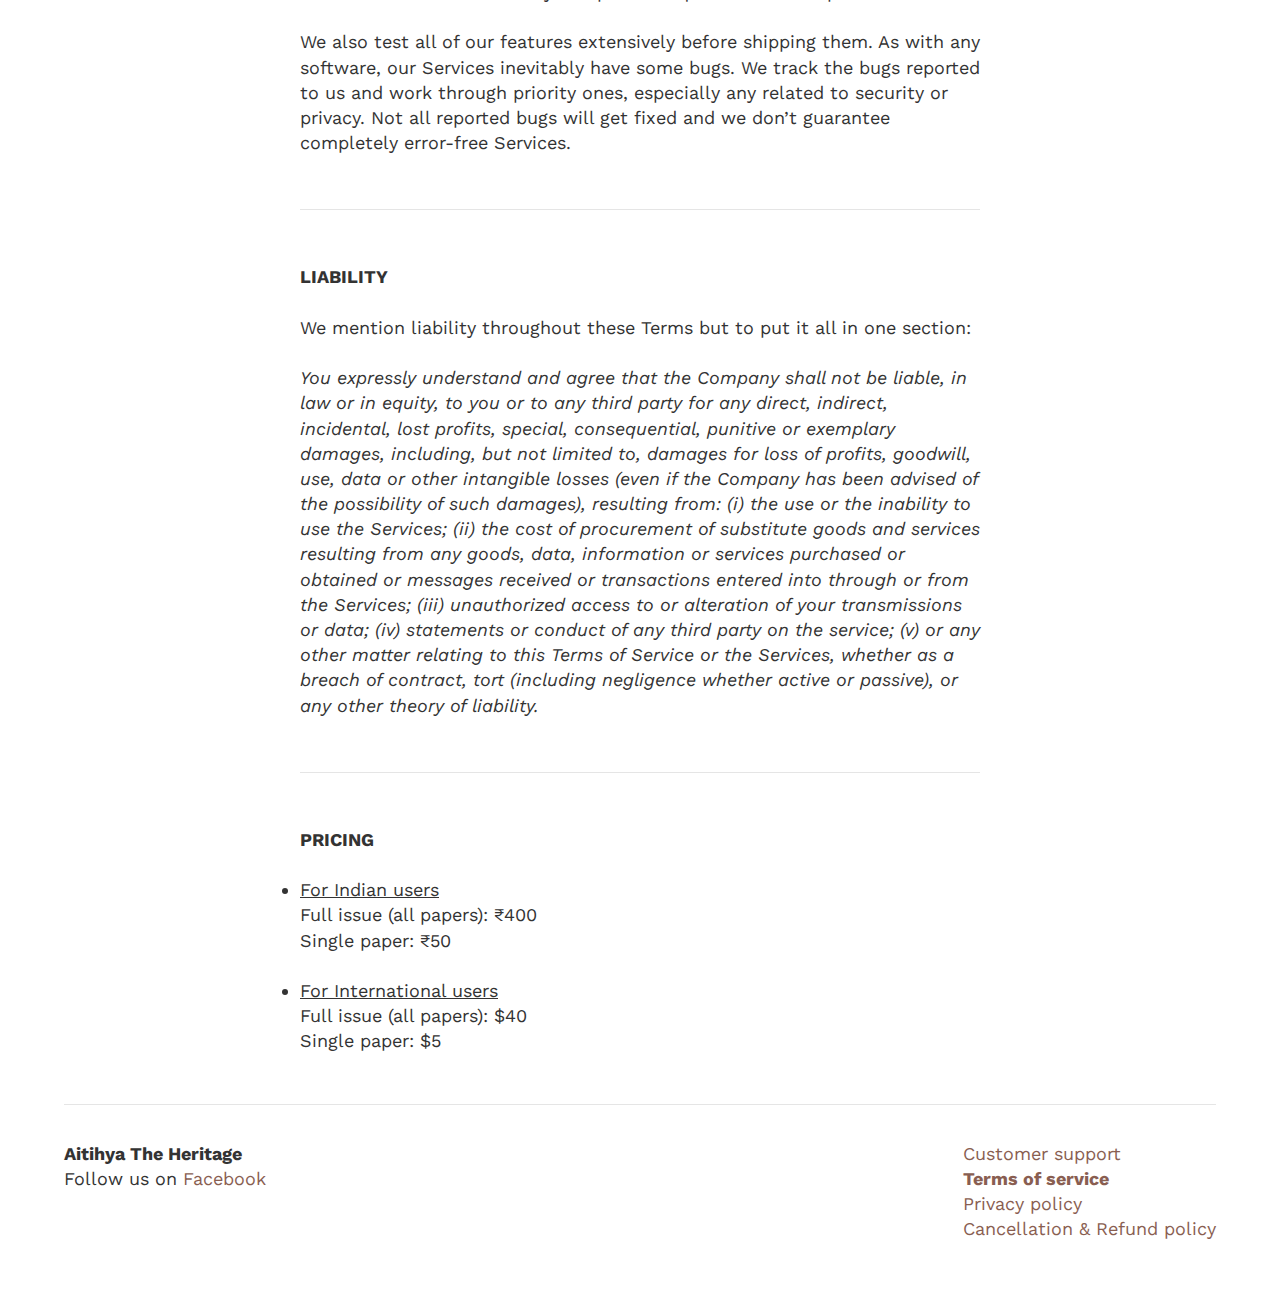
<file: terms-of-service.html>
<html>
  <head>
    <title>Aitihya - The Heritage</title>
    <meta name="viewport" content="width=device-width, initial-scale=1.0" />
    <meta charset="UTF-8" />
    <link rel="stylesheet" href="assets/css/index.css" />
    <link rel="preconnect" href="https://fonts.googleapis.com" />
    <link rel="preconnect" href="https://fonts.gstatic.com" crossorigin />
    <link
      href="https://fonts.googleapis.com/css2?family=Libre+Baskerville&family=Work+Sans&display=swap"
      rel="stylesheet"
    />
  </head>
  <body>
    <div class="wrapper">
      <nav>
        <a href="/">
          <img class="logo" src="assets/img/logo.jpeg" alt="Aitihya logo" />
        </a>
        <ul class="hide-on-mobile">
          <li>
            <a href="/">Home</a>
          </li>
          <li><a href="about-us.html">About us</a></li>
          <li><a href="for-contributors.html">For contributors</a></li>
          <li><a href="archives.html">Archives</a></li>
        </ul>
        <a
          class="hide-on-mobile link-button"
          href="https://dl.aitihyatheheritage.in"
          >Visit Digital Library</a
        >
        <div class="hide-on-desktop">
          <div id="show-mobile-nav">
            <div class="hamburger-line"></div>
            <div class="hamburger-line"></div>
            <div class="hamburger-line"></div>
          </div>
          <div id="mobile-nav">
            <ul class="mobile-nav-list">
              <li>
                <a href="/">Home</a>
              </li>
              <li><a class="active" href="about-us.html">About us</a></li>
              <li><a href="for-contributors.html">For contributors</a></li>
              <li><a href="archives.html">Archives</a></li>
              <li>
                <a href="https://dl.aitihyatheheritage.in">Digital Library</a>
              </li>
              <li><a id="close-mobile-nav" href="#">x Close menu</a></li>
            </ul>
          </div>
        </div>
      </nav>
      <section class="text-section">
        <h3>Terms of service</h3>
        <div class="simple-banner">
          <p>Last updated on 1st January 2023</p>
          <br />
          <p>
            We will consider that you have accepted our
            <a href="/privacy-policy.html">Privacy Policy</a>,
            <a href="/terms-of-service.html">Terms of Service</a> &
            <a href="/cancellation-refund-policy.html"
              >Cancellation & Refund Policy</a
            >
            if you &mdash; (1) Browse this website (2) Open an account in our
            digital library
          </p>
        </div>
        <div class="seperator"></div>
        <div class="policy-section">
          <p>
            When we say “Company”, “we”, “our”, or “us” in this document, we are
            referring to Aitihya Samstha Foundation.
          </p>
          <br />
          <p>
            When we say “Services”, we mean any product created and maintained
            by Aitihya Samstha Foundation, or services used by us. That includes
            our journals, website (<a href="https://aitihyatheheritage.in"
              >aitihyatheheritage.in</a
            >) and Slim DL, third-party digital library that we use to serve our
            journals.
          </p>
          <br />
          <p>
            When we say “You” or “your”, we are referring to people /
            organizations who are our website visitors, contributors or own an
            account with us via Slim DL.
          </p>
          <br />
          <p>
            We may update these Terms of Service in the future. Whenever we make
            a change to our policies, we will refresh the date at the top of
            this page. When you use our Services, now or in the future, you are
            agreeing to the latest Terms of Service. That’s true for any of our
            existing and future Services and all features that we add to our
            Services over time. There may be times where we do not exercise or
            enforce any right or provision of the Terms of Service; in doing so,
            we are not waiving that right or provision. These terms do contain a
            limitation of our liability. It is your responsibility remain
            up-to-date with our terms before using any of our services.
          </p>
          <br />
          <p>
            If you violate any of the terms, we may terminate your account and
            suspend our Services. That’s a broad statement and it means you need
            to place a lot of trust in us. We do our best to deserve that trust
            by being open about
            <a
              target="_blank"
              href="https://aitihyatheheritage.in/about-us.html"
              >who we are, how we work,</a
            >
            and keeping an open door to feedback. To send your feedback, kindly
            write to <u>profpannalal@gmail.com</u> or
            <u>nandita.goswami08@gmail.com</u>
          </p>
        </div>
        <div class="seperator"></div>
        <div class="policy-section">
          <p><strong>ACCOUNT TERMS</strong></p>
          <br />
          <ol class="policy-list">
            <li>
              You are responsible for maintaining the security of your account
              and password. The Company cannot and will not be liable for any
              loss or damage from your failure to comply with this security
              obligation.
            </li>
            <li>
              You may not use the Services for any purpose outlined below:
              <ul class="policy-list--nested">
                <li>
                  <strong>Cybersquatting:</strong> We don’t like username
                  extortionists. If you register an account in someone else’s
                  name and then try to sell that account to them, you are
                  cybersquatting. Cybersquatting accounts are subject to
                  immediate cancellation.
                </li>
                <li>
                  <strong>Infringing on intellectual property:</strong> You
                  can’t use our Services to make or disseminate work that uses
                  the intellectual property.
                </li>
                <li>
                  <strong>Account transfer:</strong> If you are registered with
                  our services, you cannot transfer your account or purchases to
                  another individual or organisation
                </li>
                <li>
                  While our use restrictions are comprehensive, they can’t be
                  exhaustive — it’s possible an offense could present for the
                  first time, or illuminate a moral quandary we hadn’t yet
                  considered. That said, we hope the overarching spirit is
                  clear: Aitihya Samstha Foundation is not to be harnessed for
                  harm, whether mental, physical, personal or civic
                </li>
              </ul>
            </li>
            <li>
              You are responsible for all activity that occurs under your
              account
            </li>
            <li>
              You must be a human. Accounts registered by “bots” or other
              automated methods are not permitted
            </li>
            <li>
              You can report abuse by writing a mail to
              <u>profpannalal@gmail.com</u> or
              <u>nandita.goswami08@gmail.com</u>. If you’re not 100% sure if
              something rises to the level of our use restrictions (mentioned
              above), report it anyway. Please share as much as you are
              comfortable with about the account, the content or behavior you
              are reporting, and how you found it. Sending us a URL or
              screenshots is super helpful.
            </li>
          </ol>
        </div>
        <div class="seperator"></div>
        <div class="policy-section">
          <p><strong>PAYMENTS AND REFUNDS</strong></p>
          <br />
          <ol class="policy-list">
            <li>
              Opening an account in our digital library is FREE and does not
              require any payments.
            </li>
            <li>
              We are currently offering our journal on a "pay per issue/paper"
              basis. Once you buy a journal issue or a paper, it will be
              available in your Slim DL account for future reading.
            </li>
            <li>
              We will change (2) once we pivot to a subscription model. In that
              case, you will have a pay an annual fee to read our journal
              issues.
            </li>
            <li>
              Prices of our products are exclusive of taxes and payment gateway
              processing fees. Where required, we will collect those taxes on
              behalf of the taxing authority and remit those taxes to taxing
              authorities.
            </li>
            <li>
              We have and will continue to have different pricing for users
              based in India and outside India.
            </li>
            <li>
              For refunds on your purchases and subscription cancellation,
              kindly refer to our
              <a
                href="https://aitihyatheheritage.in/cancellation-refund-policy.html"
                target="_blank"
                >Cancellation & Refund Policy</a
              >
            </li>
          </ol>
        </div>
        <div class="seperator"></div>
        <div class="policy-section">
          <p><strong>CANCELLATION AND TERMINATION</strong></p>
          <br />
          <ol>
            <li>
              We do not provide you the ability to cancel or terminate your
              account. In order to cancel/terminate your account, kindly write a
              mail to
              <u>profpannalal@gmail.com</u> or
              <u>nandita.goswami08@gmail.com</u>
            </li>
            <li>
              All of your data will be inaccessible immediately upon account
              cancellation. It will be permanently deleted in 30days from the
              date of account cancellation or termination. We cannot recover
              this information once it has been permanently deleted. We also do
              not allow downloading / exporting the journal issues that you have
              purchased.
            </li>
            <li>
              Verbal, physical, written or other abuse (including threats of
              abuse or retribution) of Company employee or officer will result
              in immediate account termination.
            </li>
            <li>
              We have the right to suspend or terminate your account and refuse
              any and all current or future use of our Services for any reason
              at any time. Suspension means you will not be able to access the
              account or any content in the account. Termination will
              furthermore result in the deletion of your account or your access
              to your account, and the forfeiture and relinquishment of all
              content in your account. We also reserve the right to refuse the
              use of the Services to anyone for any reason at any time.
            </li>
          </ol>
        </div>
        <div class="seperator"></div>
        <div class="policy-section">
          <p><strong>MODIFICATION TO THE SERVICES AND PRICES</strong></p>
          <br />
          <ol>
            <li>
              We reserve the right at any time to modify or discontinue,
              temporarily or permanently, any part of our Services with or
              without notice.
            </li>
            <li>
              We may change prices of our Services. By purchasing, you agree to
              the pricing that we have set.
            </li>
          </ol>
        </div>
        <div class="seperator"></div>
        <div class="policy-section">
          <p><strong>UPTIME, SECURITY, AND PRIVACY</strong></p>
          <br />
          <ol>
            <li>Your use of the Services is at your sole risk.</li>
            <li>
              We take many measures to protect and secure your data through
              backups, redundancies, and encryption. We enforce encryption for
              data transmission from the public Internet.
            </li>
            <li>
              When you use our Services, you entrust us with your data. We take
              that trust to heart. You agree that Aitihya Samstha Foundation &
              Slim DL may process your data as described in our
              <a
                href="https://aitihyatheheritage.in/privacy-policy.html"
                target="_blank"
                >Privacy Policy</a
              >
              and for no other purpose.
            </li>
            <li>
              We use third party vendors and hosting partners to provide the
              necessary hardware, software, networking, storage, and related
              technology required to run the Services. You can see all the data
              subprocessors in our
              <a
                href="https://aitihyatheheritage.in/privacy-policy.html"
                target="_blank"
                >Privacy Policy</a
              >
            </li>
            <li>
              Under the California Consumer Privacy Act (“CCPA”), Aitihya
              Samstha Foundation is a “service provider”, not a “business” or
              “third party”, with respect to your use of the Services. That
              means we process any data you share with us only for the purpose
              you signed up for and as described in these Terms of Service, and
              <a
                href="https://aitihyatheheritage.in/privacy-policy.html"
                target="_blank"
                >Privacy Policy</a
              >. And on the flip-side, you agree to comply with your
              requirements under the CCPA and not use Aitihya Samstha
              Foundations's Services in a way that violates the regulations.
            </li>
          </ol>
        </div>
        <div class="seperator"></div>
        <div class="policy-section">
          <p><strong>COPYRIGHT AND CONTENT OWNERSHIP</strong></p>
          <br />
          <ol>
            <li>
              You may not duplicate, copy, or reuse any portion of the HTML,
              CSS, JavaScript, or visual design elements of the Services.
            </li>
            <li>
              You agree not to reproduce, duplicate, copy, sell, resell or
              exploit any portion of the Services
            </li>
            <li>
              You must not modify another website so as to falsely imply that it
              is associated with the Services or the Company.
            </li>
          </ol>
        </div>
        <div class="seperator"></div>
        <div class="policy-section">
          <p><strong>FEATURES AND BUGS</strong></p>
          <br />
          <p>
            We design our Services with care, based on our own experience and
            the experiences of customers who share their time and feedback.
            However, there is no such thing as a service that pleases everybody.
            We make no guarantees that our Services will meet your specific
            requirements or expectations.
          </p>
          <br />
          <p>
            We also test all of our features extensively before shipping them.
            As with any software, our Services inevitably have some bugs. We
            track the bugs reported to us and work through priority ones,
            especially any related to security or privacy. Not all reported bugs
            will get fixed and we don’t guarantee completely error-free
            Services.
          </p>
        </div>

        <div class="seperator"></div>
        <div class="policy-section">
          <p><strong>LIABILITY</strong></p>
          <br />
          <p>
            We mention liability throughout these Terms but to put it all in one
            section:
          </p>
          <br />
          <p>
            <em
              >You expressly understand and agree that the Company shall not be
              liable, in law or in equity, to you or to any third party for any
              direct, indirect, incidental, lost profits, special,
              consequential, punitive or exemplary damages, including, but not
              limited to, damages for loss of profits, goodwill, use, data or
              other intangible losses (even if the Company has been advised of
              the possibility of such damages), resulting from: (i) the use or
              the inability to use the Services; (ii) the cost of procurement of
              substitute goods and services resulting from any goods, data,
              information or services purchased or obtained or messages received
              or transactions entered into through or from the Services; (iii)
              unauthorized access to or alteration of your transmissions or
              data; (iv) statements or conduct of any third party on the
              service; (v) or any other matter relating to this Terms of Service
              or the Services, whether as a breach of contract, tort (including
              negligence whether active or passive), or any other theory of
              liability.</em
            >
          </p>
        </div>

        <div class="seperator"></div>
        <div class="policy-section">
          <p><strong>PRICING</strong></p>
          <br />
          <ul>
            <li>
              <u>For Indian users</u><br />
              <p>
                Full issue (all papers): ₹400 <br />
                Single paper: ₹50
              </p>
            </li>
            <br />
            <li>
              <u>For International users</u><br />
              <p>
                Full issue (all papers): $40 <br />
                Single paper: $5
              </p>
            </li>
          </ul>
        </div>
      </section>

      <br />
      <br />
      <footer>
        <div>
          <p><strong>Aitihya The Heritage</strong></p>
          <p>
            Follow us on
            <a
              href="https://www.facebook.com/Aitihya-The-Heritage-124996170916716"
              target="_blank"
              >Facebook</a
            >
          </p>
        </div>
        <div class="support-link-container">
          <a href="customer-support.html">Customer support</a>
          <br />
          <a class="active" href="terms-of-service.html">Terms of service</a>
          <br />
          <a href="privacy-policy.html">Privacy policy</a>
          <br />
          <a href="cancellation-refund-policy.html"
            >Cancellation & Refund policy</a
          >
        </div>
      </footer>
    </div>
    <script type="text/javascript" src="assets/js/index.js"></script>
  </body>
</html>
</file>
<file: assets/css/index.css>
:root {
  --font-color: #333;
  --link-color-default: rgba(0, 0, 0, 0.6);
  --link-color-default: rgba(0, 0, 0, 0.7);
  --link-color-active: rgba(0, 0, 0, 0.7);

  --site-border-radius: 1em;
}

* {
  margin: 0;
  padding: 0;
}

html {
  -webkit-font-smoothing: antialiased;
  -moz-osx-font-smoothing: antialiased;
  -moz-osx-font-smoothing: grayscale;
}

body {
  color: var(--font-color);
  font-size: 18px;
  line-height: 1.4;
  font-family: "Work Sans", sans-serif;
}

a {
  text-decoration: none;
  font-family: "Work Sans", sans-serif;
  color: #895e51;
}

a:hover {
  font-weight: 700;
}

h1,
h2,
h3,
h4,
h5,
h6 {
  font-family: "Libre Baskerville", serif;
}

h3 {
  margin-bottom: 0.75em;
}

footer {
  display: flex;
  justify-content: space-between;
  border-top: 1px solid rgba(0, 0, 0, 0.1);
  padding-top: 2em;
}

/*--------
Nav styles
--------*/
nav {
  display: flex;
  justify-content: space-between;
  align-items: center;
  margin-bottom: 4em;
}

nav ul {
  list-style-type: none;
  width: 500px;
  display: flex;
  justify-content: space-between;
}

nav ul li a {
  color: black;
  padding-bottom: 0.25em;
}

nav .logo {
  width: 120px;
  border-radius: 0.25em;
}

nav .active {
  border-bottom: 4px solid #c38674;
  font-weight: 700;
}

footer .active {
  font-weight: 700;
}

/*--------------
Paragraph styles
--------------*/
p {
  font-family: "Work Sans", sans-serif;
}

/*--------------
Section styles
--------------*/

section {
  margin-bottom: 8em;
}

section h1 {
  text-align: center;
  margin-bottom: 2em;
}

.mobile-nav-container {
  display: none;
}

#hero-section {
  display: flex;
  justify-content: space-between;
  width: 100%;
  /* height: 450px; */
  min-height: 350px;
  -webkit-background-size: cover;
  -moz-background-size: cover;
  -o-background-size: cover;
  background-size: cover;
  border-radius: var(--site-border-radius);
}

#hero-section__text {
  display: flex;
  align-items: center;
  background: url("../../assets/img/hero-bg.jpeg") no-repeat center center;
  width: 65%;
  padding: 0 3em;
  border-radius: 0.75em 0 0 0.75em;
  /* margin-left: 4em; */
}

#hero-section__text h1 {
  text-align: left;
  margin-bottom: 0em;
  color: #895e51;
  font-size: 2em;
}

#hero-section__updates {
  width: 35%;
  background: #f1e6d3;
  border-radius: 0 0.75em 0.75em 0;
  padding: 1.5em;
}

#hero-section__updates ul {
  list-style-type: none;
  border-radius: 0.5em;
}

#hero-section__updates ul li {
  margin-top: 1em;
  margin-bottom: 1em;
}

#hero-section__updates ul li span {
  font-size: 0.8em;
  color: rgba(0, 0, 0, 0.6);
}

#hero-section__updates ul li {
  border-bottom: 1px solid rgba(0, 0, 0, 0.1);
  padding-bottom: 1em;
}

#hero-section__updates ul li:last-child {
  border-bottom: 0;
  padding-bottom: 0;
  margin-bottom: 0;
}

#dl-section {
  border-top: 1px solid rgba(0, 0, 0, 0.3);
  padding-top: 4em;
  border-bottom: 1px solid rgba(0, 0, 0, 0.3);
  padding-bottom: 4em;
  text-align: center;
}

#publication-section .publication-text {
  box-sizing: border-box;
  display: flex;
  align-items: center;
  background: #f1e6d3;
  padding: 1em 1em 1em 1.5em;
  text-align: left;
  border-radius: 0.75em;
  padding: 2em 1em 1em 1.25em;
}

#publication-section .row {
  display: flex;
  justify-content: space-between;
}

#contact-us {
  display: flex;
  margin: 0 auto;
  border: 1px solid rgba(0, 0, 0, 0.1);
  border-radius: var(--site-border-radius);
}

#contact-us__details {
  display: flex;
  align-items: center;
  padding-left: 2em;
}

#contact-us__map iframe {
  width: 550px;
  height: 400px;
  border-radius: 1em 0 0 1em;
}

.policy-list li {
  margin-top: 1em;
  margin-bottom: 1em;
}

.policy-list--nested {
  margin-left: 2em;
}

.link-button {
  text-decoration: none;
  padding: 0.3em 0.6em;
  color: #895e51;
  border-radius: 0.5em;
  border: 2px solid #895e51;
  font-weight: 700;
}

.link-button:hover {
  background: #895e51;
  color: white;
}

.gallery-image {
  width: 32.8%;
}

.banner {
  display: flex;
  /* justify-content: space-between; */
}

.banner-image {
  width: 60%;
  border-radius: 0.75em 0 0 0.75em;
}

.banner-caption {
  width: 40%;
  padding: 2em;
  box-sizing: border-box;
  background: #f1e6d3;
  font-family: "Libre Baskerville", serif;
  border-radius: 0 0.75em 0.75em 0;
}

.bubble {
  font-family: "Work Sans", sans-serif;
}
.bubble--blue {
  background: #aed6f1;
  padding: 0.25em 1em;
  font-size: 0.8em;
}

.seperator {
  width: 100%;
  height: 1px;
  background: rgba(0, 0, 0, 0.1);
  margin-top: 3em;
  margin-bottom: 3em;
}

.green-highlight {
  background: #c0f0d4;
  color: #176639;
  padding: 0.25em 0.5em;
  font-size: 0.7em;
  font-weight: 700;
  border-radius: 0.5em;
}

.simple-banner {
  background: #f1e6d3;
  padding: 1em 1.5em;
  margin-bottom: 4em;
  border-radius: 0.75em;
}

.text-section {
  width: 680px;
  margin: 0 auto;
}

.text-small {
  font-size: 0.8em;
  font-family: sans-serif;
}

.wrapper {
  width: 90%;
  margin: 2em auto 3em auto;
}

.hide-on-desktop {
  display: none;
}

.publication-container {
  border-radius: 0.75em;
}

.publication-img {
  display: flex;
  flex-direction: column;
  justify-content: space-between;
  width: 250px;
  height: 350px;
  margin-bottom: 0.5em;
  box-sizing: border-box;
  padding: 2em 1.25em 1em 1.25em;
}

.publication-img p {
  text-align: left;
}

.publication-img__year {
  font-size: 0.8em;
}

.publication-img__title {
  font-weight: 700;
}

.publication-img__issue {
  font-size: 0.9em;
}

.xiii-2 {
  background: #3e200b;
  color: #ebc78d;
}

.xiii-1 {
  background: #8b5c23;
  color: #ffefe2;
}

.xii-2 {
  background: #965c46;
  color: #eff2ee;
}

.publication-img__links {
  padding-top: 1em;
}

.publication-img__links__xiii-2 {
  border-top: 1px solid #ebc78d;
}

.publication-img__links__xiii-1 {
  border-top: 1px solid #ffefe2;
}

.publication-img__links__xii-2 {
  border-top: 1px solid #eff2ee;
}

.publication-img__links-1 {
  /* display: block; */
  /* margin-bottom: 0.5em; */
  line-height: 1.5;
}

.row-centered {
  display: flex;
  justify-content: space-around;
}

/*---------------
Responsive Design
---------------*/

@media only screen and (max-width: 768px) {
  body {
    font-size: 18px;
  }

  footer {
    display: block;
  }

  nav {
    margin-bottom: 2em;
  }

  section {
    margin-bottom: 6em;
  }

  .hide-on-mobile {
    display: none;
  }

  .hide-on-desktop {
    display: block;
  }

  .banner {
    display: block;
  }

  .banner-caption {
    width: 100%;
    margin: 0;
    padding-bottom: 2em;
    border-radius: 0 0 0.75em 0.75em;
  }

  .banner-image {
    width: 100%;
    border-radius: 0.75em 0.75em 0 0;
  }

  .gallery-image {
    width: 49.1%;
  }

  .publication-img {
    height: 280px;
  }

  #dl-section {
    text-align: left;
  }

  #mobile-nav {
    display: none;
    position: absolute;
    background: white;
    z-index: 99;
    width: 100%;
    top: 0;
    left: 0;
    height: 100vh;
  }

  .hamburger-line {
    width: 30px;
    height: 3px;
    background: #895e51;
  }

  .mobile-nav-list {
    display: block;
    padding: 2em;
    font-size: 1.5em;
  }

  .mobile-nav-list li {
    margin-bottom: 1.5em;
  }

  .mobile-nav-list li:last-child {
    border-top: 1px solid rgba(0, 0, 0, 0.3);
    padding-top: 1em;
  }

  .simple-banner {
    margin-bottom: 2em;
  }

  .support-link-container {
    border-top: 1px solid rgba(0, 0, 0, 0.1);
    margin-top: 1.5em;
    padding-top: 1.5em;
  }

  .text-section {
    width: 100%;
  }

  .wrapper {
    width: 95%;
    margin: 1em auto 3em auto;
  }

  #contact-us {
    display: block;
  }

  #contact-us__details {
    display: block;
    margin-top: 2em;
    padding-bottom: 2em;
    padding-left: 1em;
  }

  #contact-us__map iframe {
    width: 100%;
    height: 300px;
    border-radius: 1em 1em 0 0;
  }

  #hero-section {
    display: block;
    height: auto;
    padding: 2em 0;
  }

  #hero-section__text h1 {
    font-size: 1.25em;
  }

  #hero-section__text {
    box-sizing: border-box;
    width: 100%;
    padding: 2em;
    display: block;
    border-radius: 0.75em 0.75em 0 0;
  }

  #hero-section__updates {
    box-sizing: border-box;
    width: 100%;
    border-radius: 0em 0em 0.75em 0.75em;
  }

  #hero-section__updates ul li {
    border-bottom: 1px solid rgba(0, 0, 0, 0.1);
    padding-bottom: 1em;
  }

  #hero-section__updates ul li:last-child {
    border-bottom: 0;
    padding-bottom: 0;
    margin-bottom: 0;
  }

  #publication-section .row {
    display: block;
  }

  #publication-section .publication-container {
    margin-bottom: 4em;
  }

  #publication-section .publication-img {
    width: 100%;
  }

  #show-mobile-nav {
    display: flex;
    flex-direction: column;
    justify-content: space-between;
    height: 25px;
  }
}
</file>
